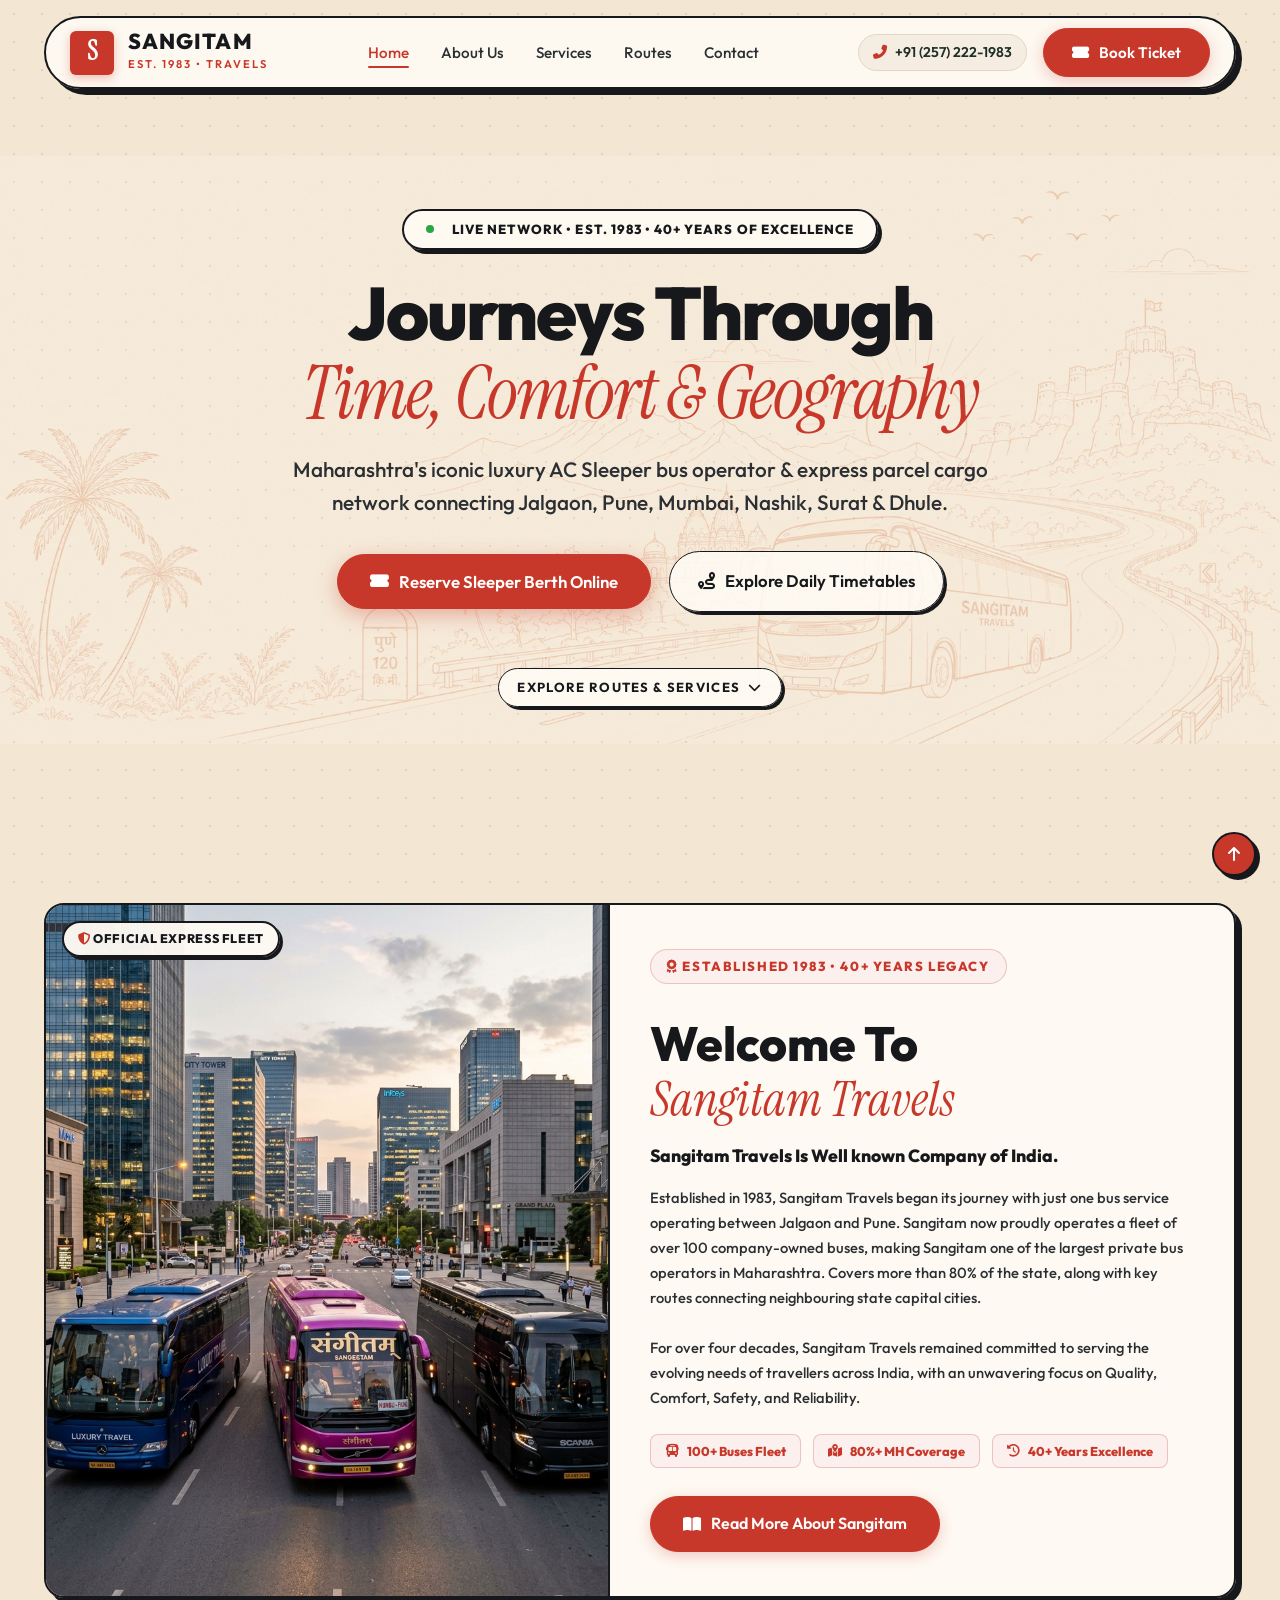
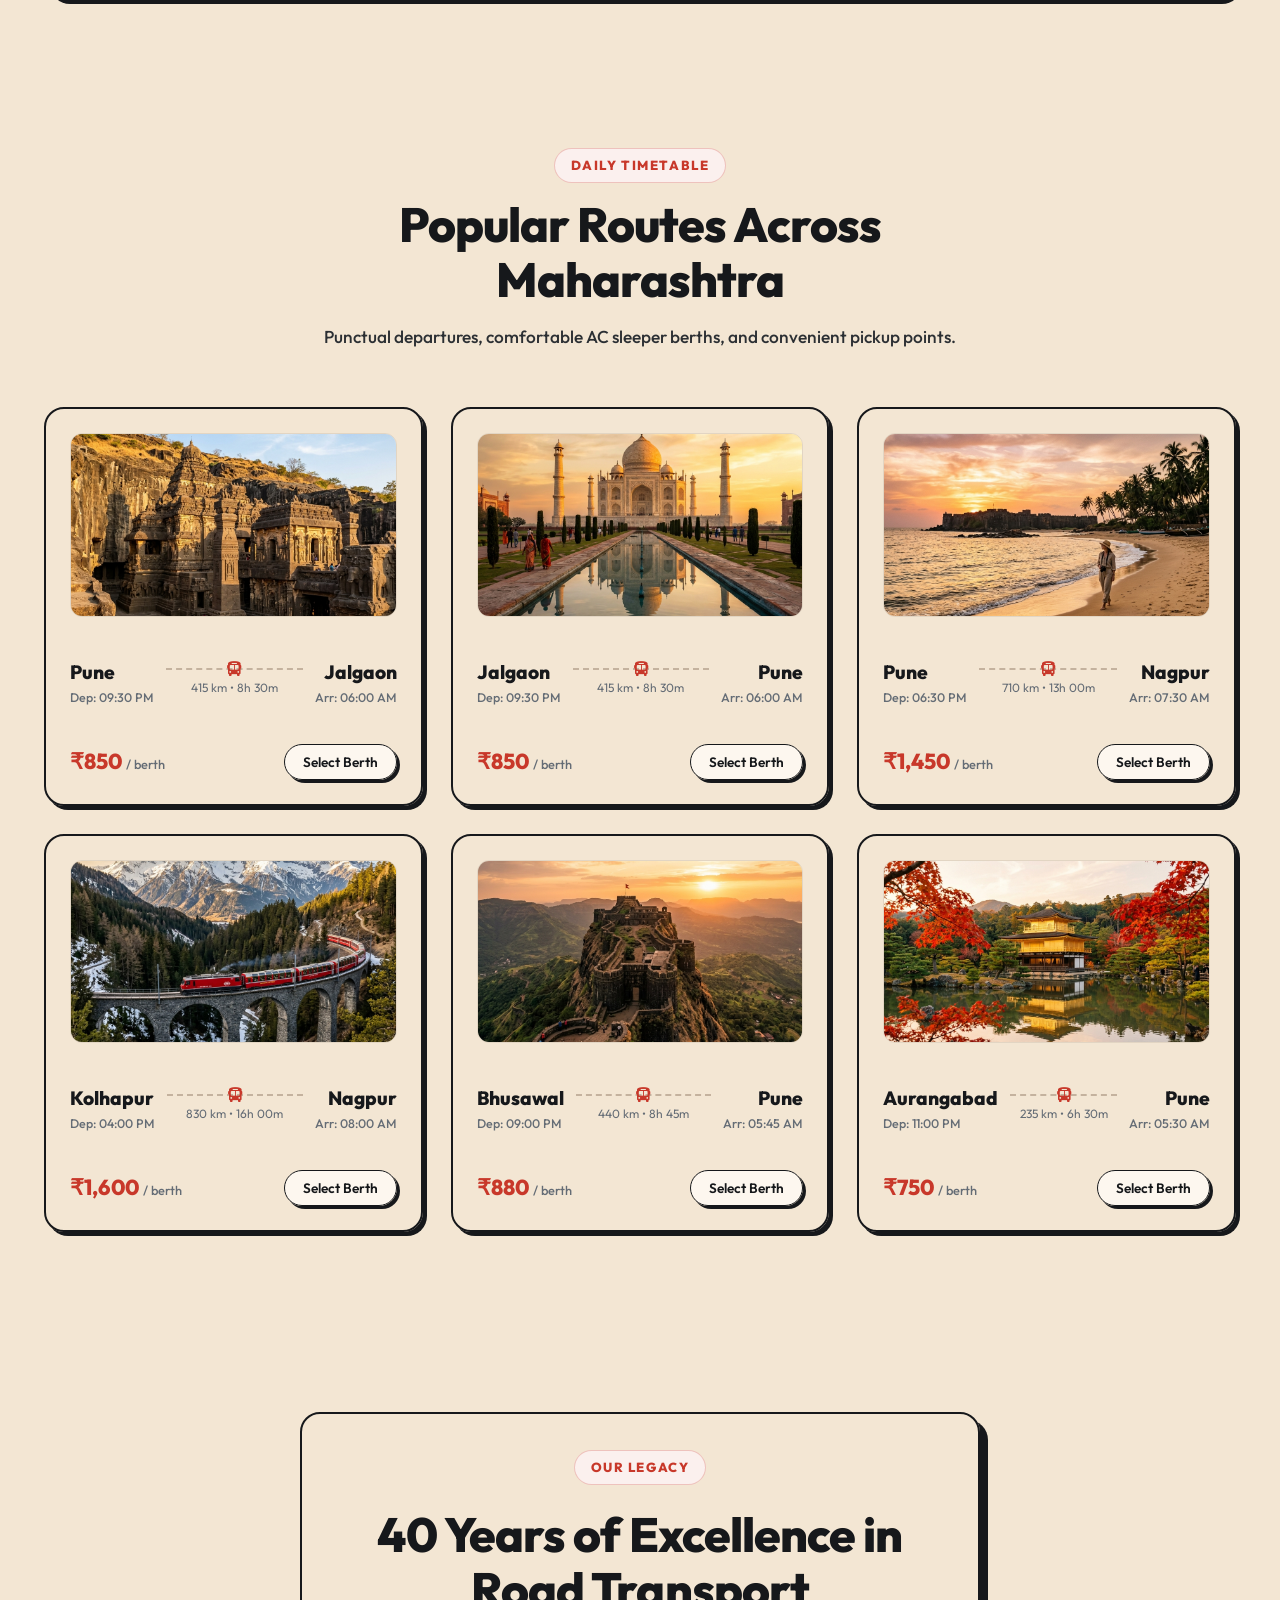
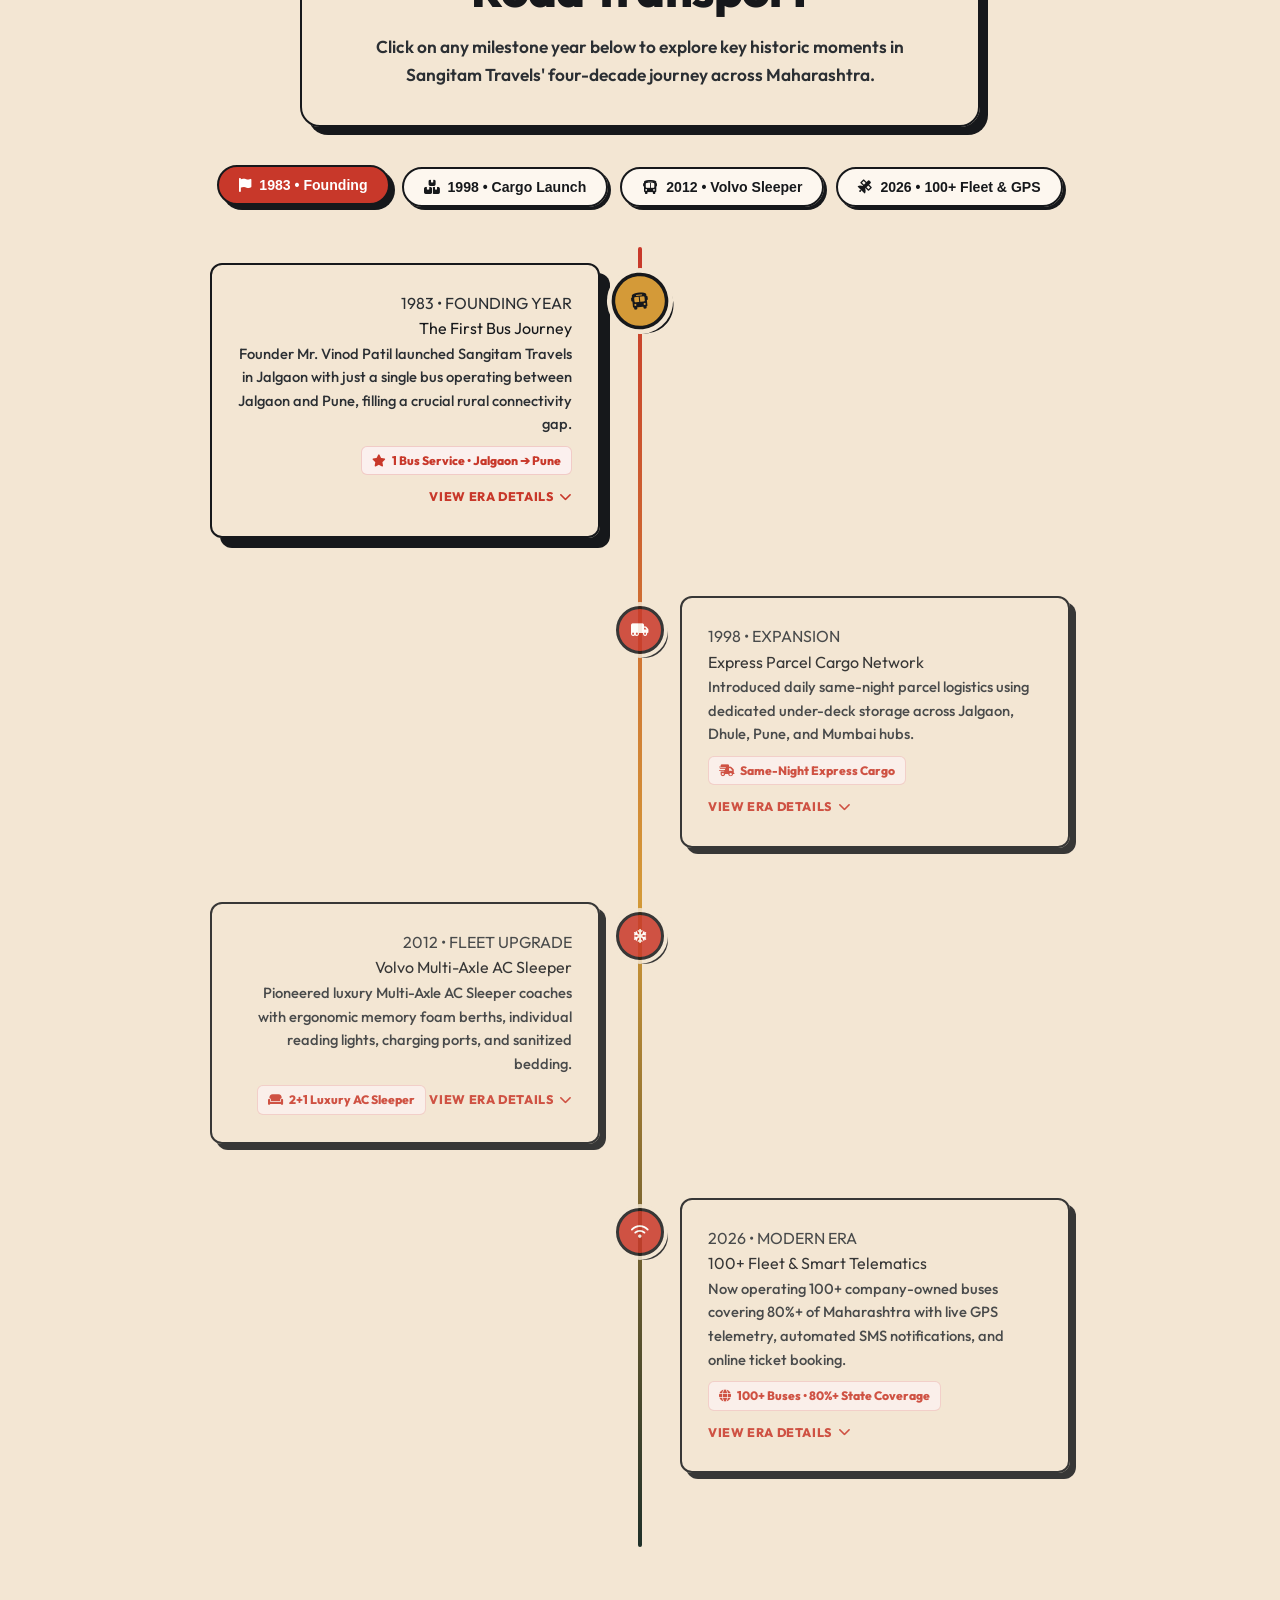
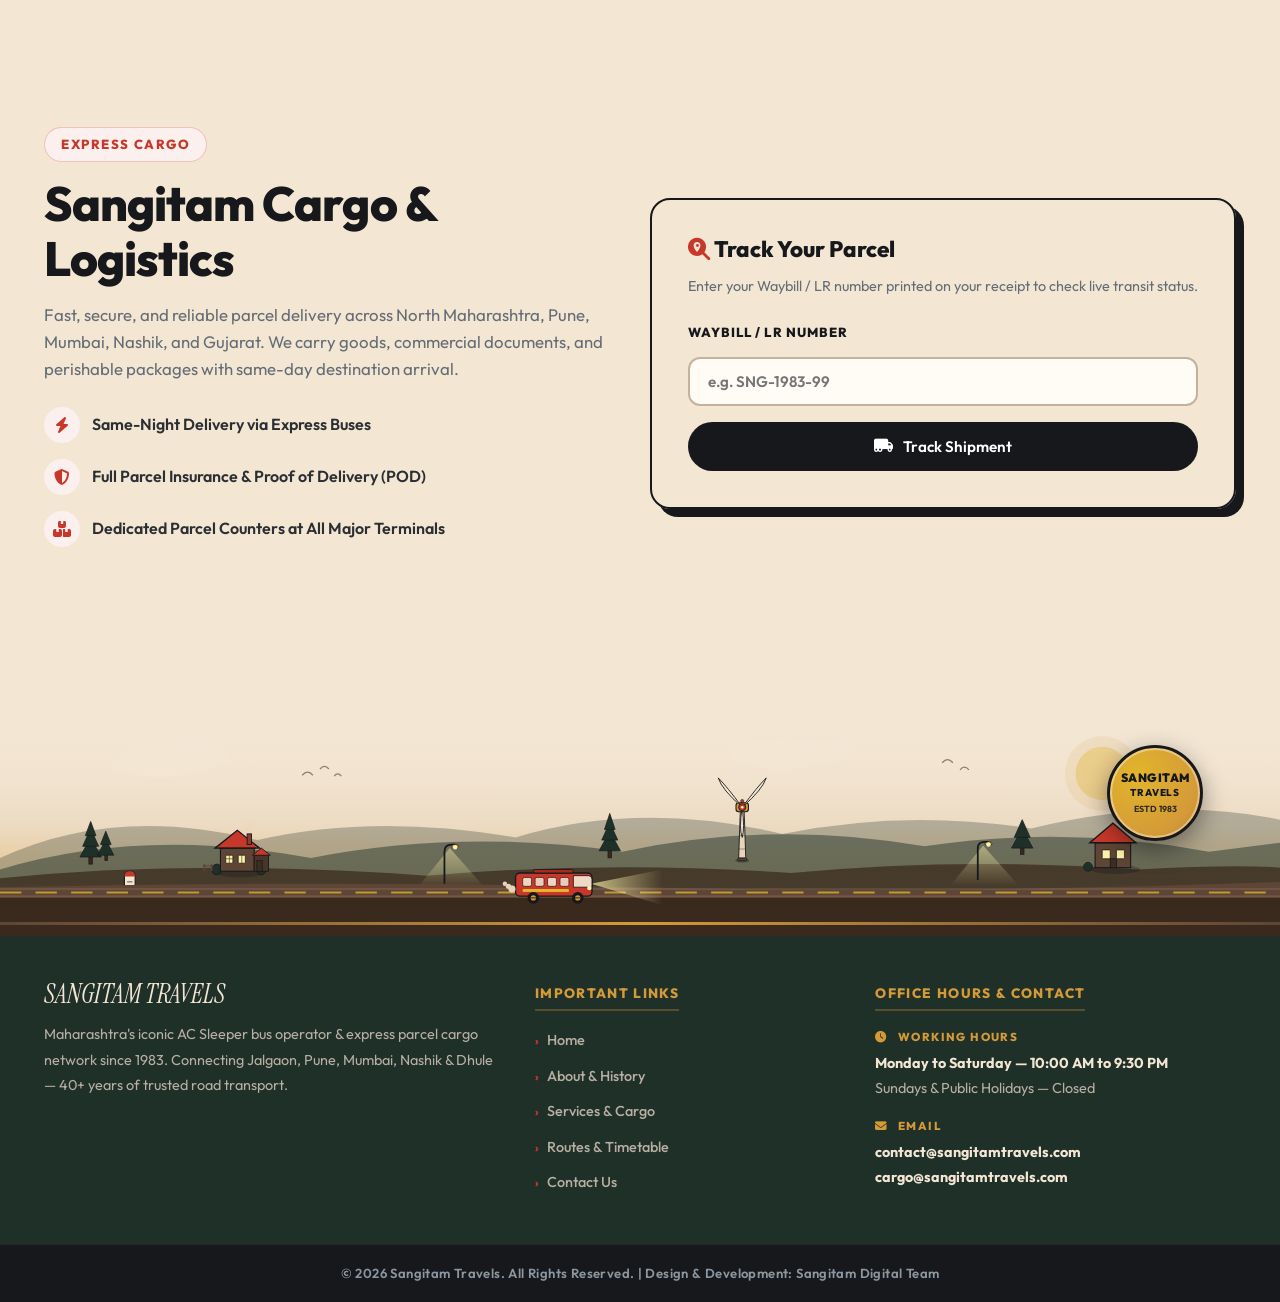
<file: index.html>
<!DOCTYPE html>
<html lang="en">
<head>
  <meta charset="UTF-8">
  <meta name="viewport" content="width=device-width, initial-scale=1.0">
  <title>Sangitam Travels | Premier AC Sleeper Bus & Express Logistics Since 1983</title>
  <meta name="description" content="Sangitam Travels - Founded in 1983 by Mr. Vinod Patil. Maharashtra's trusted luxury AC Sleeper bus operator with daily express routes & cargo parcel services.">
  
  <!-- CSS Stylesheet -->
  <link rel="stylesheet" href="css/styles.css">
  
  <!-- FontAwesome Icons -->
  <link rel="stylesheet" href="https://cdnjs.cloudflare.com/ajax/libs/font-awesome/6.5.1/css/all.min.css">
</head>
<body>

  <!-- UNIQUE FLOATING GLASSMORPHISM CAPSULE NAVIGATION BAR -->
  <header class="site-header">
    <div class="nav-inner">
      
      <a href="index.html" class="brand-link">
        <div class="brand-logo-mark">S</div>
        <div>
          <div class="brand-text-name">SANGITAM</div>
          <div class="brand-text-sub">EST. 1983 • TRAVELS</div>
        </div>
      </a>

      <button id="mobileMenuToggle" class="mobile-toggle" aria-label="Toggle navigation menu">
        <i class="fas fa-bars"></i>
      </button>

      <ul id="mainNavMenu" class="nav-links">
        <li><a href="index.html" class="nav-link active">Home</a></li>
        <li><a href="about.html" class="nav-link">About Us</a></li>
        <li><a href="services.html" class="nav-link">Services</a></li>
        <li><a href="routes.html" class="nav-link">Routes</a></li>
        <li><a href="contact.html" class="nav-link">Contact</a></li>
      </ul>

      <div style="display: flex; align-items: center; gap: 16px;">
        <div class="nav-contact-pill">
          <i class="fas fa-phone-alt" style="color: var(--clr-primary);"></i> +91 (257) 222-1983
        </div>
        <button class="btn btn-primary btn-trigger-modal" data-route="Jalgaon → Pune">
          <i class="fas fa-ticket-alt"></i> Book Ticket
        </button>
      </div>

    </div>
  </header>

  <!-- CREATIVE EDITORIAL FULL-VIEWPORT HERO STAGE -->
  <section class="section" style="min-height: calc(100vh - 110px); display: flex; flex-direction: column; justify-content: center; align-items: center; text-align: center; padding: 20px 0 40px; position: relative;">
    <div class="container" style="display: flex; flex-direction: column; align-items: center; justify-content: center;">
      
      <!-- Live Status Pill & Heritage Badge -->
      <div style="display: inline-flex; align-items: center; gap: 12px; padding: 8px 22px; background: rgba(254, 250, 243, 0.96); backdrop-filter: blur(12px); border: 2px solid var(--clr-dark); border-radius: 99px; box-shadow: 4px 4px 0px var(--clr-dark); margin-bottom: 24px;">
        <span class="live-dot-pulse"></span>
        <span style="font-size: 0.82rem; font-weight: 800; color: var(--clr-dark); letter-spacing: 0.08em; text-transform: uppercase;">
          LIVE NETWORK • EST. 1983 • 40+ YEARS OF EXCELLENCE
        </span>
      </div>

      <!-- Main Editorial Master Headline -->
      <h1 style="font-size: clamp(2.8rem, 5.8vw, 5rem); font-weight: 800; color: #16181B; line-height: 1.05; letter-spacing: -0.03em; max-width: 1040px; margin: 0 auto 20px;">
        Journeys Through <br>
        <span class="font-serif highlight-crimson" style="font-style: italic;">Time, Comfort & Geography</span>
      </h1>

      <p style="font-size: clamp(1.1rem, 1.8vw, 1.3rem); color: #2B2F33; font-weight: 500; max-width: 760px; margin: 0 auto 32px; line-height: 1.6;">
        Maharashtra's iconic luxury AC Sleeper bus operator & express parcel cargo network connecting Jalgaon, Pune, Mumbai, Nashik, Surat & Dhule.
      </p>

      <!-- Primary Action Buttons -->
      <div style="display: flex; align-items: center; justify-content: center; gap: 18px; flex-wrap: wrap; margin-bottom: 24px;">
        <button class="btn btn-primary btn-trigger-modal" data-route="Jalgaon → Pune" style="padding: 16px 32px; font-size: 1.05rem; box-shadow: 0 6px 20px rgba(200, 56, 42, 0.35);">
          <i class="fas fa-ticket-alt"></i> Reserve Sleeper Berth Online
        </button>
        <a href="routes.html" class="btn btn-secondary" style="padding: 16px 28px; font-size: 1.05rem;">
          <i class="fas fa-route"></i> Explore Daily Timetables
        </a>
      </div>

      <!-- Animated Bouncing Scroll Indicator -->
      <a href="#popularRoutes" class="scroll-indicator">
        Explore Routes & Services <i class="fas fa-chevron-down"></i>
      </a>

    </div>
  </section>

  <!-- FEATURED WELCOME TO SANGITAM TRAVELS SECTION (UNIFIED SINGLE CARD LAYOUT) -->
  <section id="welcomeSangitam" class="section" style="padding-top: 40px; padding-bottom: 60px;">
    <div class="container">
      <div class="welcome-unified-card">
        
        <!-- Left Column: Integrated Bus Fleet Image with Badge -->
        <div class="welcome-single-img">
          <div class="welcome-img-badge">
            <i class="fas fa-shield-alt" style="color: var(--clr-primary);"></i> Official Express Fleet
          </div>
          <img src="images/welcome_buses.png" alt="Sangitam Travels Luxury AC Sleeper Bus Fleet" loading="lazy">
        </div>

        <!-- Right Column: Integrated Content Column -->
        <div class="welcome-single-content">
          
          <div style="margin-bottom: 8px;">
            <span class="section-tag" style="background: var(--clr-primary-light); color: var(--clr-primary); border: 1px solid rgba(200, 56, 42, 0.25);">
              <i class="fas fa-award"></i> Established 1983 • 40+ Years Legacy
            </span>
          </div>

          <h2 class="welcome-heading">
            Welcome To <br>
            <span class="font-serif highlight-crimson" style="font-style: italic;">Sangitam Travels</span>
          </h2>
          
          <h3 class="welcome-sub-heading">Sangitam Travels Is Well known Company of India.</h3>

          <p class="welcome-body-text">
            Established in 1983, Sangitam Travels began its journey with just one bus service operating between Jalgaon and Pune. Sangitam now proudly operates a fleet of over 100 company-owned buses, making Sangitam one of the largest private bus operators in Maharashtra. Covers more than 80% of the state, along with key routes connecting neighbouring state capital cities.<br><br>
            For over four decades, Sangitam Travels remained committed to serving the evolving needs of travellers across India, with an unwavering focus on Quality, Comfort, Safety, and Reliability.
          </p>

          <!-- Key Metrics Ribbon -->
          <div class="welcome-stats-ribbon">
            <div class="welcome-stat-pill">
              <i class="fas fa-bus"></i> 100+ Buses Fleet
            </div>
            <div class="welcome-stat-pill">
              <i class="fas fa-map-marked-alt"></i> 80%+ MH Coverage
            </div>
            <div class="welcome-stat-pill">
              <i class="fas fa-history"></i> 40+ Years Excellence
            </div>
          </div>

          <div>
            <a href="about.html" class="btn btn-primary" style="padding: 14px 32px; font-size: 1rem; align-self: flex-start;">
              <i class="fas fa-book-open"></i> Read More About Sangitam
            </a>
          </div>

        </div>

      </div>
    </div>
  </section>

  <!-- POPULAR ROUTES SECTION -->
  <section id="popularRoutes" class="section">
    <div class="container">
      <div class="section-header">
        <span class="section-tag">Daily Timetable</span>
        <h2 class="section-title">Popular Routes Across Maharashtra</h2>
        <p class="section-lead">Punctual departures, comfortable AC sleeper berths, and convenient pickup points.</p>
      </div>

      <div class="card-grid-3">
        
        <!-- Route Card 1 -->
        <div class="route-card">
          <div class="card-img-container">
            <img src="images/dest_ajanta.png" alt="Pune to Jalgaon Bus Service" loading="lazy">
            <div class="card-img-badge">Daily Express</div>
          </div>
          <div class="route-cities">
            <div>
              <div class="city-node">Pune</div>
              <div class="city-sub">Dep: 09:30 PM</div>
            </div>
            <div class="route-path-line">
              <div class="path-dashed">
                <div class="path-bus-icon"><i class="fas fa-bus"></i></div>
              </div>
              <span style="font-size: 0.75rem; color: var(--clr-muted); margin-top: 4px;">415 km • 8h 30m</span>
            </div>
            <div style="text-align: right;">
              <div class="city-node">Jalgaon</div>
              <div class="city-sub">Arr: 06:00 AM</div>
            </div>
          </div>
          <div class="route-meta-row">
            <div class="route-fare">₹850 <span>/ berth</span></div>
            <button class="btn btn-secondary btn-sm btn-trigger-modal" data-route="Pune → Jalgaon">Select Berth</button>
          </div>
        </div>

        <!-- Route Card 2 -->
        <div class="route-card">
          <div class="card-img-container">
            <img src="images/dest_india.png" alt="Jalgaon to Pune Bus Service" loading="lazy">
            <div class="card-img-badge">Volvo AC Sleeper</div>
          </div>
          <div class="route-cities">
            <div>
              <div class="city-node">Jalgaon</div>
              <div class="city-sub">Dep: 09:30 PM</div>
            </div>
            <div class="route-path-line">
              <div class="path-dashed">
                <div class="path-bus-icon"><i class="fas fa-bus"></i></div>
              </div>
              <span style="font-size: 0.75rem; color: var(--clr-muted); margin-top: 4px;">415 km • 8h 30m</span>
            </div>
            <div style="text-align: right;">
              <div class="city-node">Pune</div>
              <div class="city-sub">Arr: 06:00 AM</div>
            </div>
          </div>
          <div class="route-meta-row">
            <div class="route-fare">₹850 <span>/ berth</span></div>
            <button class="btn btn-secondary btn-sm btn-trigger-modal" data-route="Jalgaon → Pune">Select Berth</button>
          </div>
        </div>

        <!-- Route Card 3 -->
        <div class="route-card">
          <div class="card-img-container">
            <img src="images/dest_konkan.png" alt="Pune to Nagpur Bus Service" loading="lazy">
            <div class="card-img-badge">Scania Executive</div>
          </div>
          <div class="route-cities">
            <div>
              <div class="city-node">Pune</div>
              <div class="city-sub">Dep: 06:30 PM</div>
            </div>
            <div class="route-path-line">
              <div class="path-dashed">
                <div class="path-bus-icon"><i class="fas fa-bus"></i></div>
              </div>
              <span style="font-size: 0.75rem; color: var(--clr-muted); margin-top: 4px;">710 km • 13h 00m</span>
            </div>
            <div style="text-align: right;">
              <div class="city-node">Nagpur</div>
              <div class="city-sub">Arr: 07:30 AM</div>
            </div>
          </div>
          <div class="route-meta-row">
            <div class="route-fare">₹1,450 <span>/ berth</span></div>
            <button class="btn btn-secondary btn-sm btn-trigger-modal" data-route="Pune → Nagpur">Select Berth</button>
          </div>
        </div>

        <!-- Route Card 4 -->
        <div class="route-card">
          <div class="card-img-container">
            <img src="images/dest_swiss.png" alt="Kolhapur to Nagpur Bus Service" loading="lazy">
            <div class="card-img-badge">Scania Executive</div>
          </div>
          <div class="route-cities">
            <div>
              <div class="city-node">Kolhapur</div>
              <div class="city-sub">Dep: 04:00 PM</div>
            </div>
            <div class="route-path-line">
              <div class="path-dashed">
                <div class="path-bus-icon"><i class="fas fa-bus"></i></div>
              </div>
              <span style="font-size: 0.75rem; color: var(--clr-muted); margin-top: 4px;">830 km • 16h 00m</span>
            </div>
            <div style="text-align: right;">
              <div class="city-node">Nagpur</div>
              <div class="city-sub">Arr: 08:00 AM</div>
            </div>
          </div>
          <div class="route-meta-row">
            <div class="route-fare">₹1,600 <span>/ berth</span></div>
            <button class="btn btn-secondary btn-sm btn-trigger-modal" data-route="Kolhapur → Nagpur">Select Berth</button>
          </div>
        </div>

        <!-- Route Card 5 -->
        <div class="route-card">
          <div class="card-img-container">
            <img src="images/dest_raigad.png" alt="Bhusawal to Pune Bus Service" loading="lazy">
            <div class="card-img-badge">Multi-Axle</div>
          </div>
          <div class="route-cities">
            <div>
              <div class="city-node">Bhusawal</div>
              <div class="city-sub">Dep: 09:00 PM</div>
            </div>
            <div class="route-path-line">
              <div class="path-dashed">
                <div class="path-bus-icon"><i class="fas fa-bus"></i></div>
              </div>
              <span style="font-size: 0.75rem; color: var(--clr-muted); margin-top: 4px;">440 km • 8h 45m</span>
            </div>
            <div style="text-align: right;">
              <div class="city-node">Pune</div>
              <div class="city-sub">Arr: 05:45 AM</div>
            </div>
          </div>
          <div class="route-meta-row">
            <div class="route-fare">₹880 <span>/ berth</span></div>
            <button class="btn btn-secondary btn-sm btn-trigger-modal" data-route="Bhusawal → Pune">Select Berth</button>
          </div>
        </div>

        <!-- Route Card 6 -->
        <div class="route-card">
          <div class="card-img-container">
            <img src="images/dest_japan.png" alt="Aurangabad to Pune Bus Service" loading="lazy">
            <div class="card-img-badge">Executive Sleeper</div>
          </div>
          <div class="route-cities">
            <div>
              <div class="city-node">Aurangabad</div>
              <div class="city-sub">Dep: 11:00 PM</div>
            </div>
            <div class="route-path-line">
              <div class="path-dashed">
                <div class="path-bus-icon"><i class="fas fa-bus"></i></div>
              </div>
              <span style="font-size: 0.75rem; color: var(--clr-muted); margin-top: 4px;">235 km • 6h 30m</span>
            </div>
            <div style="text-align: right;">
              <div class="city-node">Pune</div>
              <div class="city-sub">Arr: 05:30 AM</div>
            </div>
          </div>
          <div class="route-meta-row">
            <div class="route-fare">₹750 <span>/ berth</span></div>
            <button class="btn btn-secondary btn-sm btn-trigger-modal" data-route="Aurangabad → Pune">Select Berth</button>
          </div>
        </div>

      </div>
    </div>
  </section>

  <!-- AUTHENTIC & INTERACTIVE HERITAGE TIMELINE -->
  <section id="heritageTimeline" class="section" style="position: relative;">
    <div class="container">
      
      <div class="section-header" style="background: transparent; border: 2px solid var(--clr-dark); border-radius: var(--radius-lg); padding: 36px 40px; box-shadow: 8px 8px 0px var(--clr-dark); margin-bottom: 40px;">
        <span class="section-tag">Our Legacy</span>
        <h2 class="section-title" style="color: #16181B; margin-top: 8px;">40 Years of Excellence in Road Transport</h2>
        <p class="section-lead" style="color: #2B2F33; font-weight: 600; max-width: 640px; margin: 0 auto;">Click on any milestone year below to explore key historic moments in Sangitam Travels' four-decade journey across Maharashtra.</p>
      </div>

      <!-- Interactive Year Navigation Bar -->
      <div class="timeline-year-nav">
        <button class="timeline-nav-pill active" data-target="1983">
          <i class="fas fa-flag"></i> 1983 • Founding
        </button>
        <button class="timeline-nav-pill" data-target="1998">
          <i class="fas fa-boxes"></i> 1998 • Cargo Launch
        </button>
        <button class="timeline-nav-pill" data-target="2012">
          <i class="fas fa-bus"></i> 2012 • Volvo Sleeper
        </button>
        <button class="timeline-nav-pill" data-target="2026">
          <i class="fas fa-satellite"></i> 2026 • 100+ Fleet & GPS
        </button>
      </div>

      <!-- Interactive Timeline Container -->
      <div class="timeline-container">
        
        <!-- Milestone 1983 -->
        <div class="timeline-item left active-highlight" id="timeline-1983" data-year="1983">
          <div class="timeline-badge"><i class="fas fa-bus"></i></div>
          <div class="timeline-card">
            <div class="timeline-year">1983 • FOUNDING YEAR</div>
            <div class="timeline-title" style="color: #16181B;">The First Bus Journey</div>
            <p style="font-size: 0.92rem; color: #2B2F33; font-weight: 500;">Founder Mr. Vinod Patil launched Sangitam Travels in Jalgaon with just a single bus operating between Jalgaon and Pune, filling a crucial rural connectivity gap.</p>
            <div class="timeline-stat-chip"><i class="fas fa-star"></i> 1 Bus Service • Jalgaon ➔ Pune</div>
            <div class="timeline-expand-btn">View Era Details <i class="fas fa-chevron-down"></i></div>
            <div class="timeline-detail-drawer">
              What started as a modest music house ("Sangitam") soon grew into Maharashtra's lifeline for students, working professionals, and families seeking reliable intercity transport.
            </div>
          </div>
        </div>

        <!-- Milestone 1998 -->
        <div class="timeline-item right" id="timeline-1998" data-year="1998">
          <div class="timeline-badge"><i class="fas fa-truck-moving"></i></div>
          <div class="timeline-card">
            <div class="timeline-year">1998 • EXPANSION</div>
            <div class="timeline-title" style="color: #16181B;">Express Parcel Cargo Network</div>
            <p style="font-size: 0.92rem; color: #2B2F33; font-weight: 500;">Introduced daily same-night parcel logistics using dedicated under-deck storage across Jalgaon, Dhule, Pune, and Mumbai hubs.</p>
            <div class="timeline-stat-chip"><i class="fas fa-shipping-fast"></i> Same-Night Express Cargo</div>
            <div class="timeline-expand-btn">View Era Details <i class="fas fa-chevron-down"></i></div>
            <div class="timeline-detail-drawer">
              Sangitam Express Logistics became North Maharashtra's most trusted express parcel carrier, helping traders, businesses, and individuals ship goods with guaranteed next-morning arrival.
            </div>
          </div>
        </div>

        <!-- Milestone 2012 -->
        <div class="timeline-item left" id="timeline-2012" data-year="2012">
          <div class="timeline-badge"><i class="fas fa-snowflake"></i></div>
          <div class="timeline-card">
            <div class="timeline-year">2012 • FLEET UPGRADE</div>
            <div class="timeline-title" style="color: #16181B;">Volvo Multi-Axle AC Sleeper</div>
            <p style="font-size: 0.92rem; color: #2B2F33; font-weight: 500;">Pioneered luxury Multi-Axle AC Sleeper coaches with ergonomic memory foam berths, individual reading lights, charging ports, and sanitized bedding.</p>
            <div class="timeline-stat-chip"><i class="fas fa-couch"></i> 2+1 Luxury AC Sleeper</div>
            <div class="timeline-expand-btn">View Era Details <i class="fas fa-chevron-down"></i></div>
            <div class="timeline-detail-drawer">
              Set new benchmarks for luxury highway passenger transport across Maharashtra, introducing quiet air-suspension rides and hotel-grade sleeper comfort.
            </div>
          </div>
        </div>

        <!-- Milestone 2026 -->
        <div class="timeline-item right" id="timeline-2026" data-year="2026">
          <div class="timeline-badge"><i class="fas fa-wifi"></i></div>
          <div class="timeline-card">
            <div class="timeline-year">2026 • MODERN ERA</div>
            <div class="timeline-title" style="color: #16181B;">100+ Fleet & Smart Telematics</div>
            <p style="font-size: 0.92rem; color: #2B2F33; font-weight: 500;">Now operating 100+ company-owned buses covering 80%+ of Maharashtra with live GPS telemetry, automated SMS notifications, and online ticket booking.</p>
            <div class="timeline-stat-chip"><i class="fas fa-globe"></i> 100+ Buses • 80%+ State Coverage</div>
            <div class="timeline-expand-btn">View Era Details <i class="fas fa-chevron-down"></i></div>
            <div class="timeline-detail-drawer">
              Equipped with speed governors, dual-driver safety protocols, real-time bus tracking for passenger families, and centralized 24/7 customer support.
            </div>
          </div>
        </div>

      </div>
    </div>
  </section>

  <!-- EXPRESS LOGISTICS & PARCEL TRACKING SECTION -->
  <section class="section">
    <div class="container">
      <div class="card-grid-2" style="align-items: center;">
        
        <div>
          <span class="section-tag">Express Cargo</span>
          <h2 class="section-title">Sangitam Cargo & Logistics</h2>
          <p style="color: var(--clr-muted); font-size: 1.05rem; margin-bottom: 24px;">
            Fast, secure, and reliable parcel delivery across North Maharashtra, Pune, Mumbai, Nashik, and Gujarat. We carry goods, commercial documents, and perishable packages with same-day destination arrival.
          </p>

          <div style="display: flex; flex-direction: column; gap: 16px; margin-bottom: 32px;">
            <div style="display: flex; align-items: center; gap: 12px;">
              <div style="width: 36px; height: 36px; border-radius: 50%; background: var(--clr-primary-light); color: var(--clr-primary); display: flex; align-items: center; justify-content: center; font-weight: 700;"><i class="fas fa-bolt"></i></div>
              <div style="font-weight: 600;">Same-Night Delivery via Express Buses</div>
            </div>
            <div style="display: flex; align-items: center; gap: 12px;">
              <div style="width: 36px; height: 36px; border-radius: 50%; background: var(--clr-primary-light); color: var(--clr-primary); display: flex; align-items: center; justify-content: center; font-weight: 700;"><i class="fas fa-shield-alt"></i></div>
              <div style="font-weight: 600;">Full Parcel Insurance & Proof of Delivery (POD)</div>
            </div>
            <div style="display: flex; align-items: center; gap: 12px;">
              <div style="width: 36px; height: 36px; border-radius: 50%; background: var(--clr-primary-light); color: var(--clr-primary); display: flex; align-items: center; justify-content: center; font-weight: 700;"><i class="fas fa-boxes"></i></div>
              <div style="font-weight: 600;">Dedicated Parcel Counters at All Major Terminals</div>
            </div>
          </div>

        </div>

        <!-- Track Parcel Card -->
        <div style="background: transparent; border: 2px solid var(--clr-dark); border-radius: var(--radius-lg); padding: 36px; box-shadow: 8px 8px 0px var(--clr-dark);">
          <h3 style="font-size: 1.4rem; font-weight: 800; margin-bottom: 12px;"><i class="fas fa-search-location" style="color: var(--clr-primary);"></i> Track Your Parcel</h3>
          <p style="font-size: 0.9rem; color: var(--clr-muted); margin-bottom: 24px;">Enter your Waybill / LR number printed on your receipt to check live transit status.</p>
          
          <form id="parcelTrackingForm">
            <div class="form-group" style="margin-bottom: 16px;">
              <label for="trackingWaybillInput">Waybill / LR Number</label>
              <input type="text" id="trackingWaybillInput" class="form-control" placeholder="e.g. SNG-1983-99" required>
            </div>
            <button type="submit" class="btn btn-dark" style="width: 100%;">
              <i class="fas fa-truck-moving"></i> Track Shipment
            </button>
          </form>

          <div id="trackingResultBox" style="display: none;"></div>
        </div>

      </div>
    </div>
  </section>

  <!-- INTERACTIVE TICKET & SEAT SELECTION MODAL -->
  <div id="bookingModal" class="modal-overlay">
    <div class="modal-box">
      <div class="modal-header">
        <div>
          <h3 style="font-size: 1.4rem; font-weight: 800;" id="modalRouteTitle">Jalgaon → Pune</h3>
          <p style="font-size: 0.85rem; color: var(--clr-muted);">Volvo Multi-Axle 2+1 AC Sleeper Coach</p>
        </div>
        <button class="modal-close" aria-label="Close modal"><i class="fas fa-times"></i></button>
      </div>

      <div class="seat-legend">
        <div class="legend-item"><div class="legend-box legend-available"></div> Available</div>
        <div class="legend-item"><div class="legend-box legend-selected"></div> Selected</div>
        <div class="legend-item"><div class="legend-box legend-booked"></div> Booked</div>
      </div>

      <div class="seat-map-wrapper">
        <div class="deck-container">
          <div class="deck-title">Lower Deck Berths</div>
          <div class="seat-grid">
            <div class="seat-item" data-seat="L1">L1</div>
            <div class="seat-item" data-seat="L2">L2</div>
            <div class="seat-aisle"></div>
            <div class="seat-item booked" data-seat="L3">L3</div>
            <div class="seat-item" data-seat="L4">L4</div>
            <div class="seat-item" data-seat="L5">L5</div>
            <div class="seat-aisle"></div>
            <div class="seat-item" data-seat="L6">L6</div>
          </div>
        </div>

        <div class="deck-container">
          <div class="deck-title">Upper Deck Berths</div>
          <div class="seat-grid">
            <div class="seat-item" data-seat="U1">U1</div>
            <div class="seat-item" data-seat="U2">U2</div>
            <div class="seat-aisle"></div>
            <div class="seat-item" data-seat="U3">U3</div>
            <div class="seat-item booked" data-seat="U4">U4</div>
            <div class="seat-item" data-seat="U5">U5</div>
            <div class="seat-aisle"></div>
            <div class="seat-item booked" data-seat="U9">U9</div>
          </div>
        </div>
      </div>

      <div style="background: var(--bg-surface-alt); padding: 20px; border-radius: var(--radius-md); display: flex; align-items: center; justify-content: space-between; flex-wrap: wrap; gap: 16px;">
        <div>
          <div style="font-size: 0.85rem; color: var(--clr-muted);">Selected Berths: <strong id="selectedSeatsDisplay" style="color: var(--clr-dark);">None</strong></div>
          <div style="font-size: 1.3rem; font-weight: 800; color: var(--clr-primary);" id="totalPriceDisplay">₹0</div>
        </div>
        <button id="btnConfirmBooking" class="btn btn-primary">
          <i class="fas fa-check-circle"></i> Confirm Ticket Booking
        </button>
      </div>

    </div>
  </div>

  <!-- ══════ ILLUSTRATED LANDSCAPE SCENE FOOTER ══════ -->
  <div class="footer-scene">

    <!-- Richly Detailed SVG Landscape — theme-matched craft paper palette -->
    <svg class="scene-illustration" viewBox="0 0 1440 220" xmlns="http://www.w3.org/2000/svg" preserveAspectRatio="none">
      <defs>
        <linearGradient id="skyGrad" x1="0" y1="0" x2="0" y2="1">
          <stop offset="0%" stop-color="#F3E6D3" stop-opacity="0"/>
          <stop offset="50%" stop-color="#E8D4B8" stop-opacity="0.65"/>
          <stop offset="85%" stop-color="#D49A38" stop-opacity="0.35"/>
          <stop offset="100%" stop-color="#C8382A" stop-opacity="0.15"/>
        </linearGradient>

        <linearGradient id="headlightBeam" x1="0" y1="0" x2="1" y2="0">
          <stop offset="0%" stop-color="#FFF2A8" stop-opacity="0.7"/>
          <stop offset="100%" stop-color="#FFF2A8" stop-opacity="0"/>
        </linearGradient>

        <linearGradient id="lampGlowGrad" x1="0" y1="0" x2="0" y2="1">
          <stop offset="0%" stop-color="#FFF2A8" stop-opacity="0.45"/>
          <stop offset="100%" stop-color="#FFF2A8" stop-opacity="0.02"/>
        </linearGradient>
      </defs>

      <!-- Sky Backdrop -->
      <rect width="1440" height="220" fill="url(#skyGrad)"/>

      <!-- Glowing Sun/Moon Disc -->
      <circle cx="1240" cy="50" r="30" fill="#E2B52B" opacity="0.35"/>
      <circle cx="1240" cy="50" r="42" fill="#D49A38" opacity="0.12"/>

      <!-- Floating Clouds -->
      <g fill="#F3E6D3" opacity="0.6">
        <ellipse cx="180" cy="38" rx="55" ry="16"/>
        <ellipse cx="220" cy="32" rx="38" ry="13"/>
        <ellipse cx="880" cy="28" rx="60" ry="17"/>
        <ellipse cx="925" cy="24" rx="38" ry="12"/>
        <ellipse cx="1320" cy="42" rx="48" ry="14"/>
      </g>

      <!-- Birds flocking in V-formation -->
      <g stroke="#3A2A1D" stroke-width="1.4" fill="none" opacity="0.55">
        <path d="M340,52 Q346,45 352,52"/>
        <path d="M360,45 Q365,39 370,45"/>
        <path d="M376,53 Q380,48 384,53"/>
        <path d="M1060,38 Q1066,31 1072,38"/>
        <path d="M1080,46 Q1085,40 1090,46"/>
      </g>

      <!-- Layer 1: Far Misty Background Hills -->
      <path d="M0,145 Q130,85 290,125 Q420,95 580,122 Q720,80 880,118 Q1020,90 1160,112 Q1310,75 1440,102 L1440,220 L0,220Z" fill="#1F3029" opacity="0.28"/>

      <!-- Layer 2: Midground Hills -->
      <path d="M0,158 Q160,110 350,145 Q520,112 700,138 Q870,102 1040,132 Q1200,108 1360,138 L1440,128 L1440,220 L0,220Z" fill="#1F3029" opacity="0.48"/>

      <!-- Engineered Wind Turbine (Grounded at X=835, Y=145) -->
      <g>
        <!-- Foundation Base Shadow -->
        <ellipse cx="835" cy="148" rx="8" ry="2.5" fill="#16181B" opacity="0.4"/>
        <!-- Concrete Base Pad -->
        <rect x="830" y="145" width="10" height="3" rx="1" fill="#5E4535" stroke="#16181B" stroke-width="0.8"/>
        
        <!-- Tapered Metallic White/Craft Tower Column -->
        <polygon points="831,145 833,88 837,88 839,145" fill="#E8D4B8" stroke="#16181B" stroke-width="1"/>
        <!-- Structural Ring Lines on Tower -->
        <line x1="832" y1="102" x2="838" y2="102" stroke="#16181B" stroke-width="0.7" opacity="0.6"/>
        <line x1="831.5" y1="120" x2="838.5" y2="120" stroke="#16181B" stroke-width="0.7" opacity="0.6"/>
        <line x1="831" y1="135" x2="839" y2="135" stroke="#16181B" stroke-width="0.7" opacity="0.6"/>
        
        <!-- Generator Nacelle Box -->
        <rect x="828" y="83" width="14" height="10" rx="3" fill="#D49A38" stroke="#16181B" stroke-width="1.2"/>
        <!-- Red Aviation Beacon Safety Light -->
        <circle cx="835" cy="81" r="1.8" fill="#C8382A" stroke="#16181B" stroke-width="0.6"/>
        
        <!-- 3 Aerodynamic Airfoil Blades (Centered at X=835, Y=88) -->
        <g class="windmill-blade-group">
          <!-- Blade 1 (Up-Left) -->
          <path d="M835,88 Q818,65 808,55 Q812,68 835,88 Z" fill="#F3E6D3" stroke="#16181B" stroke-width="1"/>
          <!-- Blade 2 (Up-Right) -->
          <path d="M835,88 Q852,65 862,55 Q858,68 835,88 Z" fill="#F3E6D3" stroke="#16181B" stroke-width="1"/>
          <!-- Blade 3 (Down) -->
          <path d="M835,88 Q838,112 835,122 Q831,112 835,88 Z" fill="#F3E6D3" stroke="#16181B" stroke-width="1"/>
        </g>
        
        <!-- Rotor Hub Nose Cone -->
        <circle cx="835" cy="88" r="4" fill="#C8382A" stroke="#16181B" stroke-width="1"/>
        <circle cx="835" cy="88" r="1.5" fill="#FFF2A8"/>
      </g>

      <!-- Multi-tiered Conifer (Pine) Tree Clusters on Mid Hills -->
      <!-- Left Cluster (X=90 - 130) -->
      <g fill="#1F3029" stroke="#16181B" stroke-width="0.8">
        <!-- Tree 1 -->
        <rect x="100" y="142" width="4" height="10" fill="#3A2A1D"/>
        <polygon points="90,144 102,122 114,144"/>
        <polygon points="93,132 102,112 111,132"/>
        <polygon points="96,120 102,104 108,120"/>
        
        <!-- Tree 2 -->
        <rect x="118" y="140" width="3" height="8" fill="#3A2A1D"/>
        <polygon points="110,142 119,124 128,142"/>
        <polygon points="113,130 119,115 125,130"/>
      </g>

      <!-- Center Cluster (X=660 - 710) -->
      <g fill="#1F3029" stroke="#16181B" stroke-width="0.8">
        <rect x="684" y="135" width="4" height="10" fill="#3A2A1D"/>
        <polygon points="674,137 686,115 698,137"/>
        <polygon points="677,125 686,105 695,125"/>
        <polygon points="680,113 686,95 692,113"/>
      </g>

      <!-- Right Cluster (X=1130 - 1170) -->
      <g fill="#1F3029" stroke="#16181B" stroke-width="0.8">
        <rect x="1148" y="132" width="4" height="9" fill="#3A2A1D"/>
        <polygon points="1138,134 1150,112 1162,134"/>
        <polygon points="1141,122 1150,102 1159,122"/>
      </g>

      <!-- Layer 3: Foreground Slope & Ground Contour -->
      <path d="M0,168 Q220,146 480,165 Q680,148 890,162 Q1080,144 1280,158 Q1390,152 1440,156 L1440,220 L0,220Z" fill="#3A2A1D" opacity="0.75"/>

      <!-- GROUNDED VILLAGE COTTAGE 1 (Left - X=250) -->
      <g>
        <!-- Ground Base Shadow & Shrubs -->
        <ellipse cx="270" cy="162" rx="26" ry="5" fill="#16181B" opacity="0.3"/>
        <circle cx="244" cy="158" r="6" fill="#1F3029" stroke="#16181B" stroke-width="0.8"/>
        <circle cx="294" cy="159" r="5" fill="#1F3029" stroke="#16181B" stroke-width="0.8"/>

        <!-- Main Cottage Structure -->
        <rect x="248" y="134" width="38" height="26" fill="#5E4535" stroke="#16181B" stroke-width="1.2"/>
        <!-- Side Porch Extension -->
        <rect x="286" y="142" width="16" height="18" fill="#4A3629" stroke="#16181B" stroke-width="1"/>
        <polygon points="284,142 294,134 304,142" fill="#C8382A" stroke="#16181B" stroke-width="1"/>

        <!-- Terracotta Roof Shingles with Overhang -->
        <polygon points="242,134 267,114 292,134" fill="#C8382A" stroke="#16181B" stroke-width="1.5"/>
        <line x1="246" y1="134" x2="288" y2="134" stroke="#16181B" stroke-width="1"/>

        <!-- Brick Chimney + Smoke -->
        <rect x="278" y="118" width="5" height="12" fill="#8C3B2F" stroke="#16181B" stroke-width="1"/>
        <circle cx="280" cy="112" r="3" fill="#E8D4B8" opacity="0.4"/>
        <circle cx="282" cy="106" r="4" fill="#E8D4B8" opacity="0.25"/>

        <!-- Illuminated Multi-Pane Windows & Door -->
        <rect x="254" y="142" width="8" height="9" fill="#FFF2A8" rx="1" stroke="#16181B" stroke-width="0.8"/>
        <line x1="258" y1="142" x2="258" y2="151" stroke="#16181B" stroke-width="0.6"/>
        <line x1="254" y1="146" x2="262" y2="146" stroke="#16181B" stroke-width="0.6"/>
        
        <rect x="268" y="142" width="8" height="9" fill="#FFF2A8" rx="1" stroke="#16181B" stroke-width="0.8"/>
        <line x1="272" y1="142" x2="272" y2="151" stroke="#16181B" stroke-width="0.6"/>

        <rect x="289" y="148" width="6" height="12" fill="#3D2E23" stroke="#16181B" stroke-width="0.8"/>
        
        <!-- Wooden Fence at Cottage Base -->
        <line x1="230" y1="160" x2="230" y2="152" stroke="#5E4535" stroke-width="1.8"/>
        <line x1="238" y1="160" x2="238" y2="152" stroke="#5E4535" stroke-width="1.8"/>
        <line x1="228" y1="154" x2="240" y2="154" stroke="#5E4535" stroke-width="1.2"/>
      </g>

      <!-- GROUNDED VILLAGE COTTAGE 2 (Right - X=1230) -->
      <g>
        <!-- Ground Base Shadow & Fence -->
        <ellipse cx="1255" cy="158" rx="28" ry="5" fill="#16181B" opacity="0.3"/>
        <circle cx="1224" cy="155" r="5" fill="#1F3029" stroke="#16181B" stroke-width="0.8"/>

        <!-- Cottage Body -->
        <rect x="1232" y="128" width="40" height="28" fill="#5E4535" stroke="#16181B" stroke-width="1.2"/>
        
        <!-- Slanted Clay Roof -->
        <polygon points="1226,128 1252,106 1278,128" fill="#C8382A" stroke="#16181B" stroke-width="1.5"/>
        
        <!-- Windows & Entrance Porch -->
        <rect x="1240" y="136" width="9" height="10" fill="#FFF2A8" rx="1" stroke="#16181B" stroke-width="0.8"/>
        <rect x="1256" y="136" width="9" height="10" fill="#FFF2A8" rx="1" stroke="#16181B" stroke-width="0.8"/>
        <rect x="1249" y="146" width="7" height="10" fill="#3D2E23" stroke="#16181B" stroke-width="0.8"/>
      </g>

      <!-- Curved Goose-Neck Highway Lamp Post (Left - X=500) -->
      <g>
        <!-- Smooth Light Cone onto Road -->
        <polygon points="506,134 545,178 470,178" fill="url(#lampGlowGrad)"/>
        <!-- Steel Pole -->
        <path d="M500,174 L500,138 Q500,130 508,130 L512,130" fill="none" stroke="#16181B" stroke-width="2"/>
        <!-- Lantern Fixture & Bulb -->
        <ellipse cx="512" cy="132" rx="4" ry="2" fill="#D49A38" stroke="#16181B" stroke-width="0.8"/>
        <circle cx="512" cy="133" r="2.5" fill="#FFF2A8"/>
      </g>

      <!-- Curved Goose-Neck Highway Lamp Post (Right - X=1100) -->
      <g>
        <polygon points="1106,131 1145,175 1070,175" fill="url(#lampGlowGrad)"/>
        <path d="M1100,170 L1100,134 Q1100,127 1108,127 L1112,127" fill="none" stroke="#16181B" stroke-width="2"/>
        <ellipse cx="1112" cy="129" rx="4" ry="2" fill="#D49A38" stroke="#16181B" stroke-width="0.8"/>
        <circle cx="1112" cy="130" r="2.5" fill="#FFF2A8"/>
      </g>

      <!-- Highway Milestone Stone (X=140) -->
      <g>
        <path d="M140,178 L140,166 Q140,160 146,160 Q152,160 152,166 L152,178 Z" fill="#F3E6D3" stroke="#16181B" stroke-width="1.2"/>
        <path d="M140,166 Q140,160 146,160 Q152,160 152,166 Z" fill="#C8382A"/>
        <line x1="143" y1="172" x2="149" y2="172" stroke="#16181B" stroke-width="0.8"/>
      </g>

      <!-- Asphalt Road Surface -->
      <path d="M0,178 Q360,170 720,178 T1440,172 L1440,220 L0,220Z" fill="#5E4535"/>
      <path d="M0,190 L1440,190 L1440,220 L0,220Z" fill="#3A2A1D"/>

      <!-- Road Shoulder Lines -->
      <line x1="0" y1="180" x2="1440" y2="180" stroke="#C4B29E" stroke-width="1" opacity="0.35"/>
      <line x1="0" y1="188" x2="1440" y2="188" stroke="#C4B29E" stroke-width="1" opacity="0.35"/>

      <!-- Dashed Yellow Center Divider -->
      <line x1="0" y1="184" x2="1440" y2="184" stroke="#E2B52B" stroke-width="2.2" stroke-dasharray="24,16" opacity="0.75"/>

      <!-- DYNAMICALLY ANIMATED DRIVING SANGITAM BUS GROUP -->
      <g class="animated-bus-group">
        <g class="bus-chassis">
          
          <!-- Headlight Glowing Cone -->
          <polygon points="665,174 745,158 745,198" fill="url(#headlightBeam)"/>

          <!-- Bus Body (Sangitam Crimson) -->
          <rect x="580" y="162" width="86" height="26" rx="5" fill="#C8382A" stroke="#16181B" stroke-width="1.5"/>
          
          <!-- Roof Air Conditioner Pod -->
          <rect x="600" y="158" width="45" height="4" rx="2" fill="#A52B1F" stroke="#16181B" stroke-width="1"/>
          
          <!-- Sleeper Windows -->
          <rect x="588" y="167" width="10" height="10" rx="2" fill="#F3E6D3" opacity="0.9" stroke="#16181B" stroke-width="0.8"/>
          <rect x="602" y="167" width="10" height="10" rx="2" fill="#F3E6D3" opacity="0.85" stroke="#16181B" stroke-width="0.8"/>
          <rect x="616" y="167" width="10" height="10" rx="2" fill="#F3E6D3" opacity="0.9" stroke="#16181B" stroke-width="0.8"/>
          <rect x="630" y="167" width="10" height="10" rx="2" fill="#F3E6D3" opacity="0.85" stroke="#16181B" stroke-width="0.8"/>
          
          <!-- Driver Front Windshield -->
          <path d="M645,165 L662,165 Q666,165 666,169 L666,178 L645,178 Z" fill="#F3E6D3" opacity="0.92" stroke="#16181B" stroke-width="1"/>
          
          <!-- Gold Sangitam Branding Stripe -->
          <rect x="588" y="180" width="52" height="3.5" rx="1" fill="#E2B52B"/>
          
          <!-- Headlight Lamp -->
          <circle cx="663" cy="179" r="2.5" fill="#FFF2A8"/>

          <!-- Animated Exhaust Smoke Particles -->
          <circle class="smoke-particle" cx="576" cy="180" r="4" fill="#E8D4B8"/>
          <circle class="smoke-particle-2" cx="572" cy="177" r="3" fill="#E8D4B8"/>
          <circle class="smoke-particle-3" cx="568" cy="174" r="2.5" fill="#E8D4B8"/>

          <!-- Front & Rear Wheels -->
          <g transform="translate(600, 190)">
            <circle cx="0" cy="0" r="6.5" fill="#16181B"/>
            <circle cx="0" cy="0" r="3" fill="#D49A38"/>
            <line class="wheel-spin" x1="-3" y1="0" x2="3" y2="0" stroke="#16181B" stroke-width="1"/>
          </g>

          <g transform="translate(650, 190)">
            <circle cx="0" cy="0" r="6.5" fill="#16181B"/>
            <circle cx="0" cy="0" r="3" fill="#D49A38"/>
            <line class="wheel-spin" x1="-3" y1="0" x2="3" y2="0" stroke="#16181B" stroke-width="1"/>
          </g>

        </g>
      </g>
    </svg>

    <!-- Thin earth-ground stripe -->
    <div class="footer-earth"></div>

    <!-- Floating heritage seal badge -->
    <a href="about.html" class="footer-seal">
      <span style="font-size:0.75rem; font-weight:900; line-height:1.1; letter-spacing:0.04em;">SANGITAM</span>
      <span style="font-size:0.62rem; font-weight:800; text-transform:uppercase; letter-spacing:0.08em; margin: 1px 0;">TRAVELS</span>
      <span style="font-size:0.55rem; font-weight:700; opacity:0.85;">ESTD 1983</span>
    </a>

    <!-- Teal content band -->
    <footer class="footer-body">
      <div class="container">
        <div class="footer-body-grid">

          <!-- Col 1: Brand -->
          <div>
            <h3>SANGITAM TRAVELS</h3>
            <p>Maharashtra's iconic AC Sleeper bus operator & express parcel cargo network since 1983. Connecting Jalgaon, Pune, Mumbai, Nashik & Dhule — 40+ years of trusted road transport.</p>
          </div>

          <!-- Col 2: Important Links -->
          <div>
            <h4>Important Links</h4>
            <ul class="footer-scene-links">
              <li><a href="index.html"><span class="link-arrow">›</span> Home</a></li>
              <li><a href="about.html"><span class="link-arrow">›</span> About & History</a></li>
              <li><a href="services.html"><span class="link-arrow">›</span> Services & Cargo</a></li>
              <li><a href="routes.html"><span class="link-arrow">›</span> Routes & Timetable</a></li>
              <li><a href="contact.html"><span class="link-arrow">›</span> Contact Us</a></li>
            </ul>
          </div>

          <!-- Col 3: Office Hours & Contact -->
          <div class="footer-contact-block">
            <h4>Office Hours & Contact</h4>
            <p>
              <span class="label"><i class="fas fa-clock"></i> Working Hours</span>
              <strong>Monday to Saturday — 10:00 AM to 9:30 PM</strong><br>
              Sundays & Public Holidays — Closed
            </p>
            <p>
              <span class="label"><i class="fas fa-envelope"></i> Email</span>
              <strong>contact@sangitamtravels.com</strong><br>
              <strong>cargo@sangitamtravels.com</strong>
            </p>
          </div>

        </div>
      </div>

      <!-- Copyright strip -->
      <div class="footer-copyright">
        © 2026 Sangitam Travels. All Rights Reserved. | Design & Development: Sangitam Digital Team
      </div>
    </footer>
  </div>

  <!-- Fixed scroll-to-top button -->
  <button class="scene-scroll-top" onclick="window.scrollTo({top:0,behavior:'smooth'})" aria-label="Scroll to top">
    <i class="fas fa-arrow-up"></i>
  </button>

  <!-- Main JavaScript File -->
  <script src="js/main.js"></script>
</body>
</html>
</file>
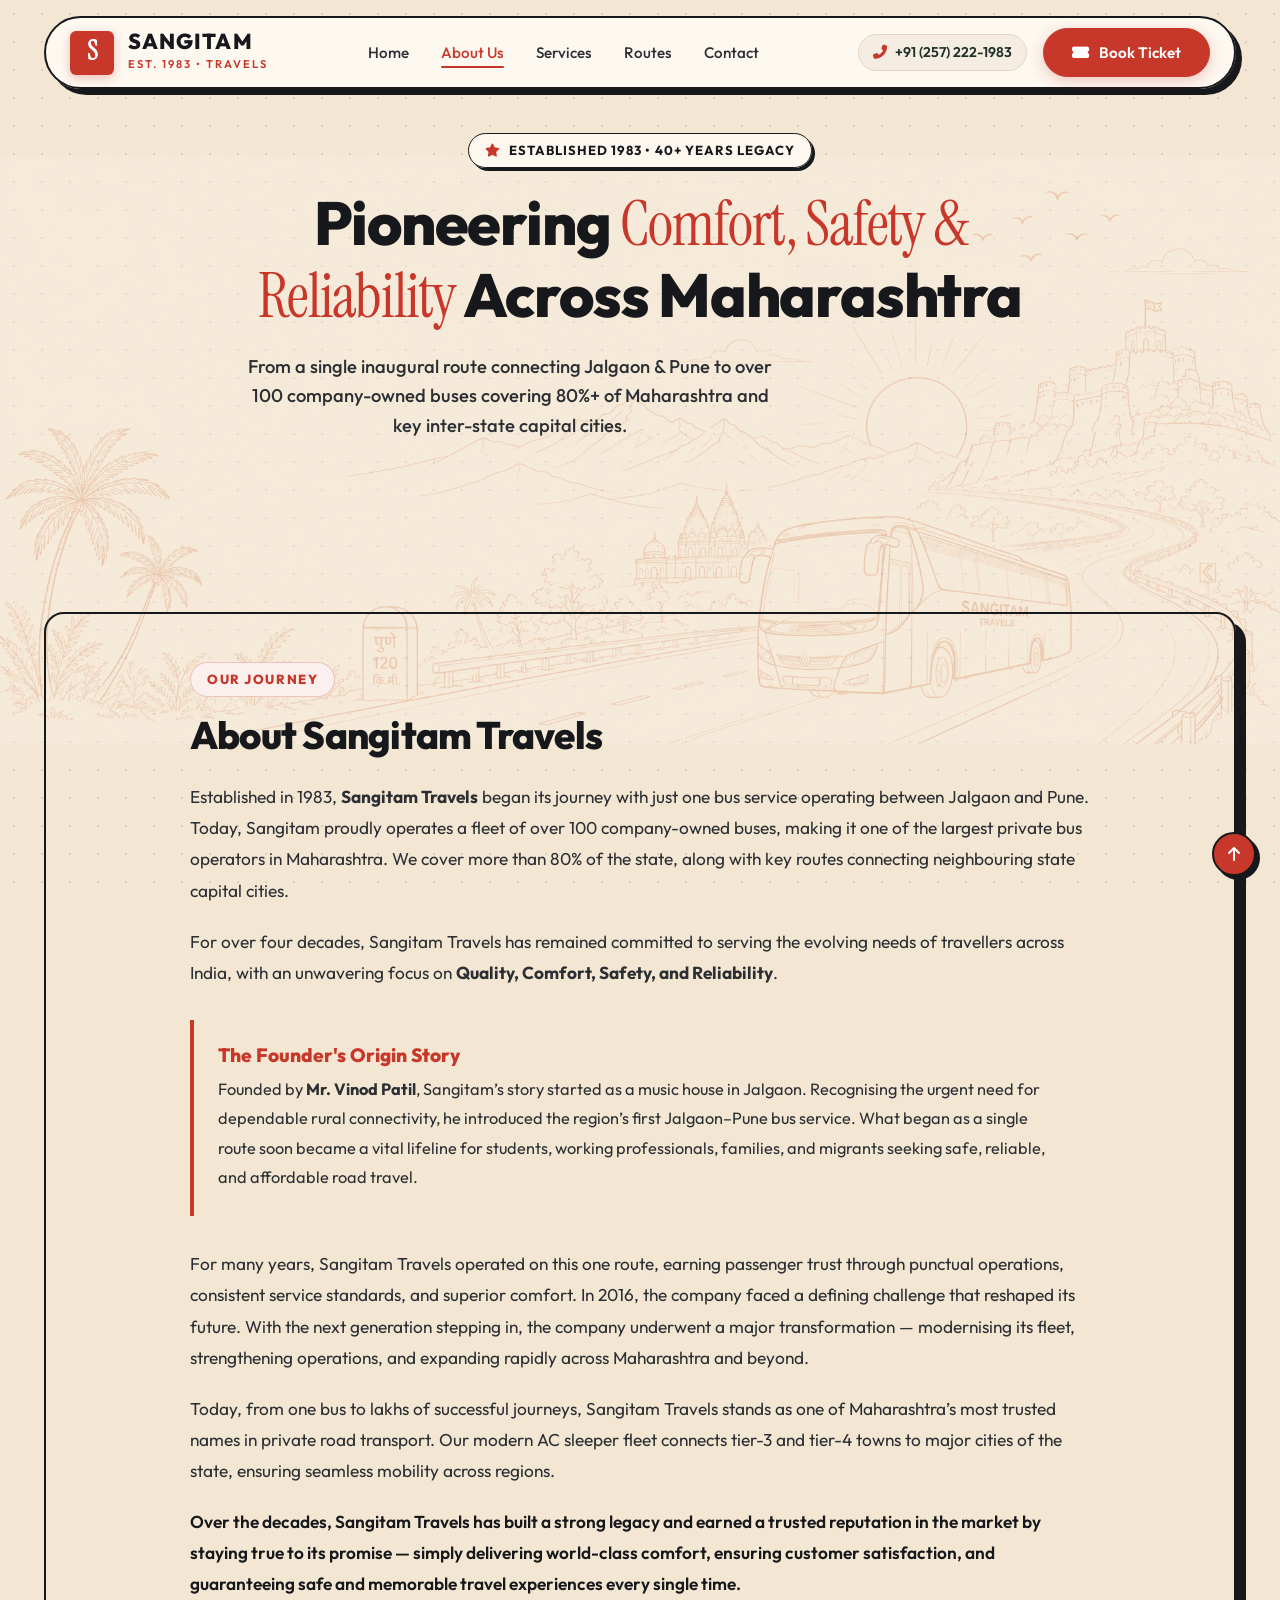
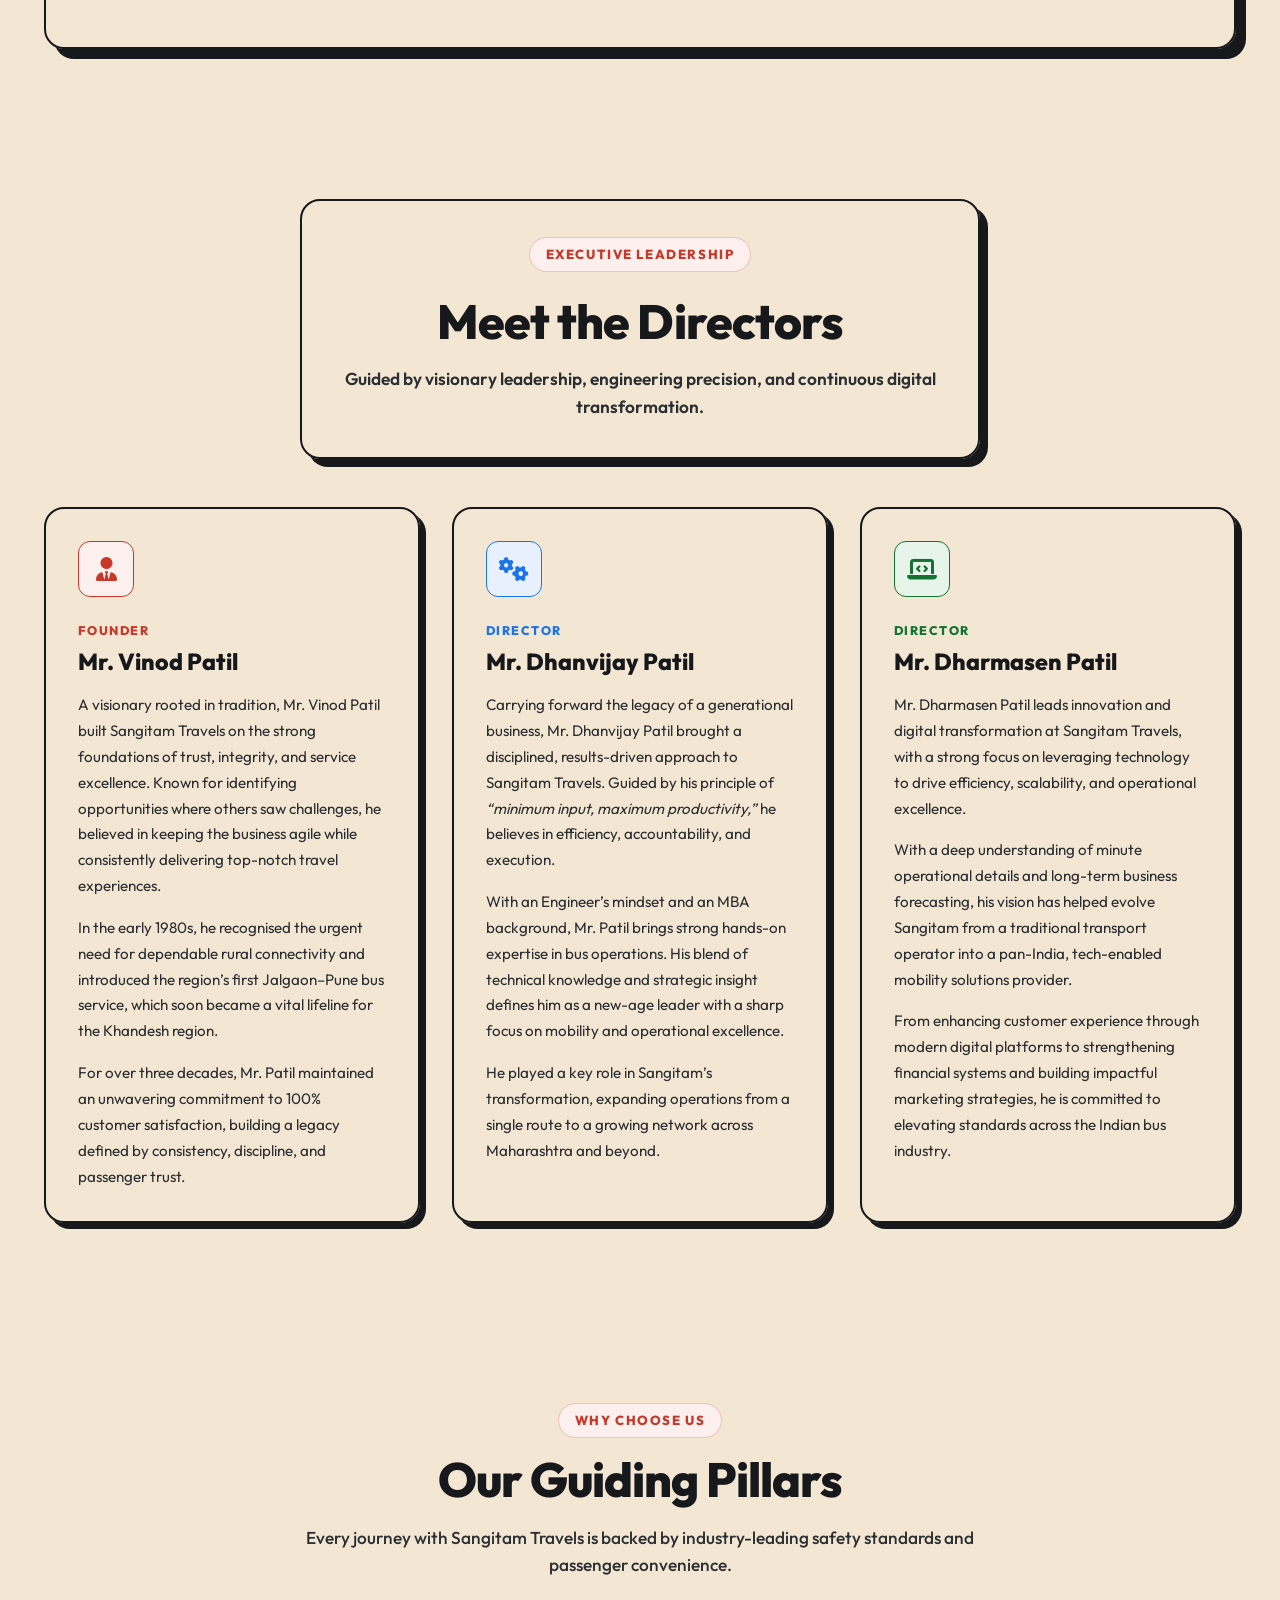
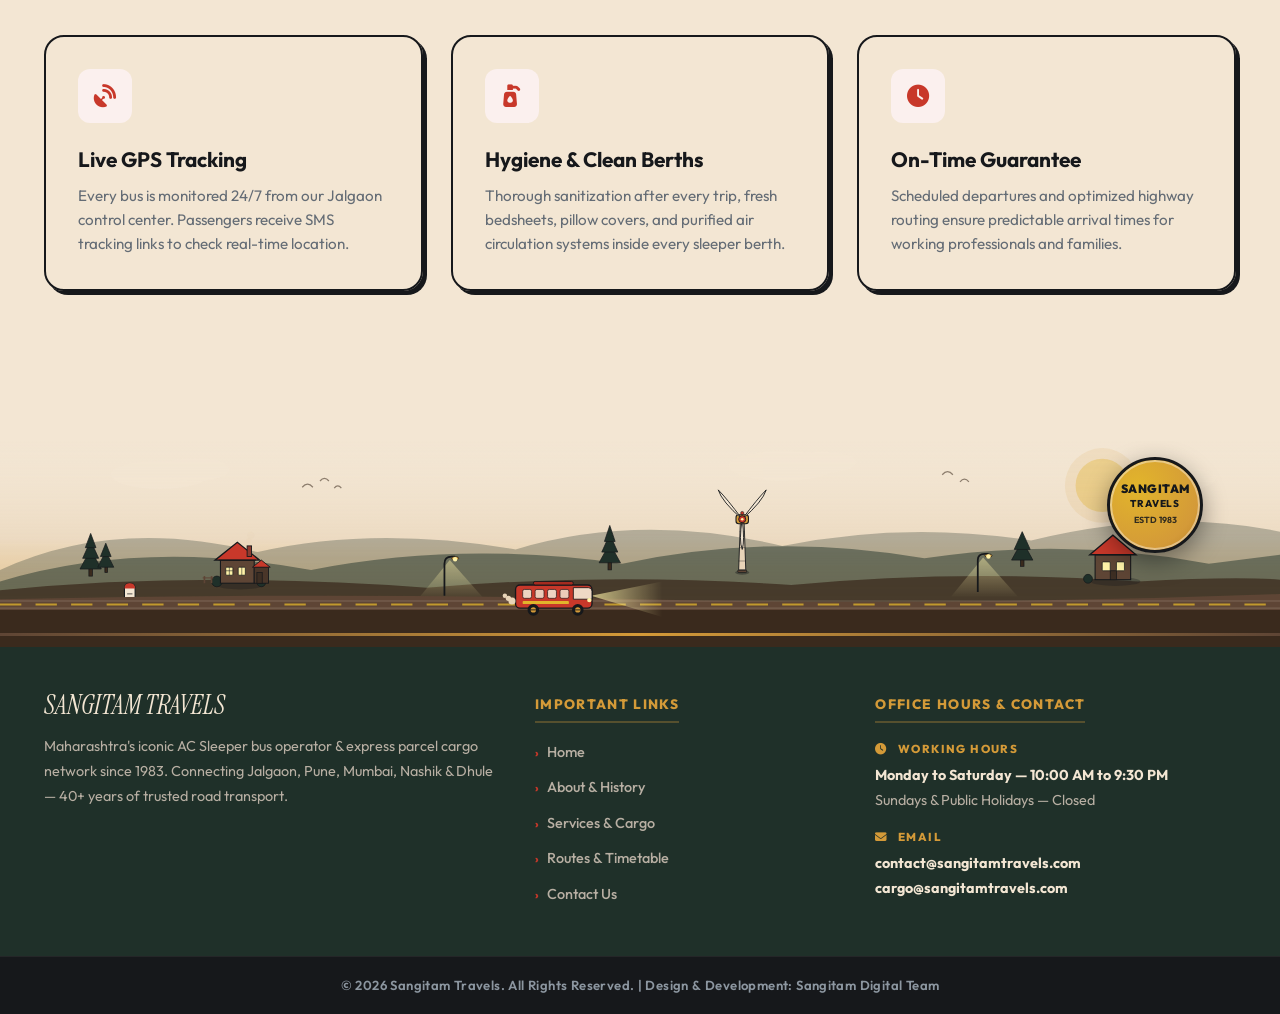
<file: about.html>
﻿<!DOCTYPE html>
<html lang="en">
<head>
  <meta charset="UTF-8">
  <meta name="viewport" content="width=device-width, initial-scale=1.0">
  <title>About Us | Sangitam Travels - Legacy Since 1983</title>
  <meta name="description" content="Learn about Sangitam Travels' 40+ year legacy founded by Mr. Vinod Patil. Maharashtra's leader in AC Sleeper bus passenger travel and express parcel logistics.">
  
  <link rel="stylesheet" href="css/styles.css">
  <link rel="stylesheet" href="https://cdnjs.cloudflare.com/ajax/libs/font-awesome/6.5.1/css/all.min.css">
</head>
<body>

  <!-- UNIQUE FLOATING GLASSMORPHISM CAPSULE NAVIGATION BAR -->
  <header class="site-header">
    <div class="nav-inner">
      <a href="index.html" class="brand-link">
        <div class="brand-logo-mark">S</div>
        <div>
          <div class="brand-text-name">SANGITAM</div>
          <div class="brand-text-sub">EST. 1983 • TRAVELS</div>
        </div>
      </a>

      <button id="mobileMenuToggle" class="mobile-toggle" aria-label="Toggle navigation menu">
        <i class="fas fa-bars"></i>
      </button>

      <ul id="mainNavMenu" class="nav-links">
        <li><a href="index.html" class="nav-link">Home</a></li>
        <li><a href="about.html" class="nav-link active">About Us</a></li>
        <li><a href="services.html" class="nav-link">Services</a></li>
        <li><a href="routes.html" class="nav-link">Routes</a></li>
        <li><a href="contact.html" class="nav-link">Contact</a></li>
      </ul>

      <div style="display: flex; align-items: center; gap: 16px;">
        <div class="nav-contact-pill">
          <i class="fas fa-phone-alt" style="color: var(--clr-primary);"></i> +91 (257) 222-1983
        </div>
        <button class="btn btn-primary btn-trigger-modal" data-route="Jalgaon → Pune">
          <i class="fas fa-ticket-alt"></i> Book Ticket
        </button>
      </div>
    </div>
  </header>

  <!-- PAGE HERO -->
  <section style="padding: 60px 0 50px; position: relative; overflow: hidden;">
    <div class="container">
      <div style="max-width: 800px; margin: 0 auto; text-align: center;">
        <div class="hero-badge" style="background: var(--bg-surface); border: 1.5px solid var(--clr-dark); color: var(--clr-dark); box-shadow: 3px 3px 0px var(--clr-dark); margin-bottom: 20px;">
          <i class="fas fa-star" style="color: var(--clr-primary);"></i> ESTABLISHED 1983 • 40+ YEARS LEGACY
        </div>
        <h1 class="hero-headline" style="font-size: clamp(2.5rem, 5vw, 3.8rem); line-height: 1.15; margin-bottom: 20px;">
          Pioneering <span class="font-serif highlight-crimson">Comfort, Safety & Reliability</span> Across Maharashtra
        </h1>
        <p class="hero-lead" style="font-size: 1.15rem; color: #2B2F33; font-weight: 500;">
          From a single inaugural route connecting Jalgaon & Pune to over 100 company-owned buses covering 80%+ of Maharashtra and key inter-state capital cities.
        </p>
      </div>
    </div>
  </section>

  <!-- ABOUT SANGITAM STORY SECTION -->
  <section class="section" style="position: relative;">
    <div class="container">
      
      <div style="background: transparent; border: 2px solid var(--clr-dark); border-radius: var(--radius-lg); padding: 48px; box-shadow: 10px 10px 0px var(--clr-dark); margin-bottom: 60px;">
        
        <div style="max-width: 900px; margin: 0 auto;">
          <span class="section-tag" style="margin-bottom: 16px;">Our Journey</span>
          <h2 class="section-title" style="font-size: 2.4rem; color: #16181B; margin-bottom: 24px;">About Sangitam Travels</h2>
          
          <div style="font-size: 1.08rem; color: #2B2F33; line-height: 1.8; display: flex; flex-direction: column; gap: 20px;">
            <p>
              Established in 1983, <strong>Sangitam Travels</strong> began its journey with just one bus service operating between Jalgaon and Pune. Today, Sangitam proudly operates a fleet of over 100 company-owned buses, making it one of the largest private bus operators in Maharashtra. We cover more than 80% of the state, along with key routes connecting neighbouring state capital cities.
            </p>
            <p>
              For over four decades, Sangitam Travels has remained committed to serving the evolving needs of travellers across India, with an unwavering focus on <strong>Quality, Comfort, Safety, and Reliability</strong>.
            </p>
            
            <div style="background: transparent; border-left: 4px solid var(--clr-primary); border-radius: 0 var(--radius-md) var(--radius-md) 0; padding: 24px; margin: 12px 0;">
              <h4 style="font-size: 1.2rem; font-weight: 800; color: var(--clr-primary); margin-bottom: 8px;">The Founder's Origin Story</h4>
              <p style="font-size: 1.02rem; color: #2B2F33; margin: 0;">
                Founded by <strong>Mr. Vinod Patil</strong>, Sangitam’s story started as a music house in Jalgaon. Recognising the urgent need for dependable rural connectivity, he introduced the region’s first Jalgaon–Pune bus service. What began as a single route soon became a vital lifeline for students, working professionals, families, and migrants seeking safe, reliable, and affordable road travel.
              </p>
            </div>

            <p>
              For many years, Sangitam Travels operated on this one route, earning passenger trust through punctual operations, consistent service standards, and superior comfort. In 2016, the company faced a defining challenge that reshaped its future. With the next generation stepping in, the company underwent a major transformation — modernising its fleet, strengthening operations, and expanding rapidly across Maharashtra and beyond.
            </p>
            <p>
              Today, from one bus to lakhs of successful journeys, Sangitam Travels stands as one of Maharashtra’s most trusted names in private road transport. Our modern AC sleeper fleet connects tier-3 and tier-4 towns to major cities of the state, ensuring seamless mobility across regions.
            </p>
            <p style="font-weight: 600; color: #16181B;">
              Over the decades, Sangitam Travels has built a strong legacy and earned a trusted reputation in the market by staying true to its promise — simply delivering world-class comfort, ensuring customer satisfaction, and guaranteeing safe and memorable travel experiences every single time.
            </p>
          </div>
        </div>

      </div>

    </div>
  </section>

  <!-- MEET THE DIRECTORS SECTION -->
  <section class="section" style="position: relative; padding-top: 0;">
    <div class="container">
      
      <div class="section-header" style="background: transparent; border: 2px solid var(--clr-dark); border-radius: var(--radius-lg); padding: 36px 40px; box-shadow: 8px 8px 0px var(--clr-dark); margin-bottom: 48px;">
        <span class="section-tag">Executive Leadership</span>
        <h2 class="section-title" style="color: #16181B; margin-top: 8px;">Meet the Directors</h2>
        <p class="section-lead" style="color: #2B2F33; font-weight: 600; max-width: 680px; margin: 0 auto;">Guided by visionary leadership, engineering precision, and continuous digital transformation.</p>
      </div>

      <div class="card-grid-3" style="align-items: stretch; gap: 32px;">
        
        <!-- Director 1: Mr. Vinod Patil -->
        <div style="background: transparent; border: 2px solid var(--clr-dark); border-radius: var(--radius-lg); padding: 32px; box-shadow: 6px 6px 0px var(--clr-dark); display: flex; flex-direction: column; justify-content: space-between;">
          <div>
            <div style="width: 56px; height: 56px; border-radius: var(--radius-md); background: var(--clr-primary-light); color: var(--clr-primary); display: flex; align-items: center; justify-content: center; font-size: 1.5rem; margin-bottom: 20px; border: 1.5px solid var(--clr-primary);"><i class="fas fa-user-tie"></i></div>
            <span style="font-size: 0.78rem; font-weight: 800; color: var(--clr-primary); letter-spacing: 0.12em; text-transform: uppercase;">FOUNDER</span>
            <h3 style="font-size: 1.45rem; font-weight: 800; color: #16181B; margin: 6px 0 16px;">Mr. Vinod Patil</h3>
            
            <p style="font-size: 0.95rem; color: #2B2F33; line-height: 1.7; margin-bottom: 16px;">
              A visionary rooted in tradition, Mr. Vinod Patil built Sangitam Travels on the strong foundations of trust, integrity, and service excellence. Known for identifying opportunities where others saw challenges, he believed in keeping the business agile while consistently delivering top-notch travel experiences.
            </p>
            <p style="font-size: 0.95rem; color: #2B2F33; line-height: 1.7; margin-bottom: 16px;">
              In the early 1980s, he recognised the urgent need for dependable rural connectivity and introduced the region’s first Jalgaon–Pune bus service, which soon became a vital lifeline for the Khandesh region.
            </p>
            <p style="font-size: 0.95rem; color: #2B2F33; line-height: 1.7;">
              For over three decades, Mr. Patil maintained an unwavering commitment to 100% customer satisfaction, building a legacy defined by consistency, discipline, and passenger trust.
            </p>
          </div>
        </div>

        <!-- Director 2: Mr. Dhanvijay Patil -->
        <div style="background: transparent; border: 2px solid var(--clr-dark); border-radius: var(--radius-lg); padding: 32px; box-shadow: 6px 6px 0px var(--clr-dark); display: flex; flex-direction: column; justify-content: space-between;">
          <div>
            <div style="width: 56px; height: 56px; border-radius: var(--radius-md); background: #E8F0FE; color: #1A73E8; display: flex; align-items: center; justify-content: center; font-size: 1.5rem; margin-bottom: 20px; border: 1.5px solid #1A73E8;"><i class="fas fa-cogs"></i></div>
            <span style="font-size: 0.78rem; font-weight: 800; color: #1A73E8; letter-spacing: 0.12em; text-transform: uppercase;">DIRECTOR</span>
            <h3 style="font-size: 1.45rem; font-weight: 800; color: #16181B; margin: 6px 0 16px;">Mr. Dhanvijay Patil</h3>
            
            <p style="font-size: 0.95rem; color: #2B2F33; line-height: 1.7; margin-bottom: 16px;">
              Carrying forward the legacy of a generational business, Mr. Dhanvijay Patil brought a disciplined, results-driven approach to Sangitam Travels. Guided by his principle of <em>“minimum input, maximum productivity,”</em> he believes in efficiency, accountability, and execution.
            </p>
            <p style="font-size: 0.95rem; color: #2B2F33; line-height: 1.7; margin-bottom: 16px;">
              With an Engineer’s mindset and an MBA background, Mr. Patil brings strong hands-on expertise in bus operations. His blend of technical knowledge and strategic insight defines him as a new-age leader with a sharp focus on mobility and operational excellence.
            </p>
            <p style="font-size: 0.95rem; color: #2B2F33; line-height: 1.7;">
              He played a key role in Sangitam’s transformation, expanding operations from a single route to a growing network across Maharashtra and beyond.
            </p>
          </div>
        </div>

        <!-- Director 3: Mr. Dharmasen Patil -->
        <div style="background: transparent; border: 2px solid var(--clr-dark); border-radius: var(--radius-lg); padding: 32px; box-shadow: 6px 6px 0px var(--clr-dark); display: flex; flex-direction: column; justify-content: space-between;">
          <div>
            <div style="width: 56px; height: 56px; border-radius: var(--radius-md); background: #E6F4EA; color: #137333; display: flex; align-items: center; justify-content: center; font-size: 1.5rem; margin-bottom: 20px; border: 1.5px solid #137333;"><i class="fas fa-laptop-code"></i></div>
            <span style="font-size: 0.78rem; font-weight: 800; color: #137333; letter-spacing: 0.12em; text-transform: uppercase;">DIRECTOR</span>
            <h3 style="font-size: 1.45rem; font-weight: 800; color: #16181B; margin: 6px 0 16px;">Mr. Dharmasen Patil</h3>
            
            <p style="font-size: 0.95rem; color: #2B2F33; line-height: 1.7; margin-bottom: 16px;">
              Mr. Dharmasen Patil leads innovation and digital transformation at Sangitam Travels, with a strong focus on leveraging technology to drive efficiency, scalability, and operational excellence.
            </p>
            <p style="font-size: 0.95rem; color: #2B2F33; line-height: 1.7; margin-bottom: 16px;">
              With a deep understanding of minute operational details and long-term business forecasting, his vision has helped evolve Sangitam from a traditional transport operator into a pan-India, tech-enabled mobility solutions provider.
            </p>
            <p style="font-size: 0.95rem; color: #2B2F33; line-height: 1.7;">
              From enhancing customer experience through modern digital platforms to strengthening financial systems and building impactful marketing strategies, he is committed to elevating standards across the Indian bus industry.
            </p>
          </div>
        </div>

      </div>

    </div>
  </section>

  <!-- OUR CORE COMMITMENTS -->
  <section class="section">
    <div class="container">
      <div class="section-header">
        <span class="section-tag">Why Choose Us</span>
        <h2 class="section-title">Our Guiding Pillars</h2>
        <p class="section-lead">Every journey with Sangitam Travels is backed by industry-leading safety standards and passenger convenience.</p>
      </div>

      <div class="card-grid-3">
        
        <div class="feature-card">
          <div class="card-icon-badge"><i class="fas fa-satellite-dish"></i></div>
          <h3 class="card-title">Live GPS Tracking</h3>
          <p class="card-desc">Every bus is monitored 24/7 from our Jalgaon control center. Passengers receive SMS tracking links to check real-time location.</p>
        </div>

        <div class="feature-card">
          <div class="card-icon-badge"><i class="fas fa-pump-soap"></i></div>
          <h3 class="card-title">Hygiene & Clean Berths</h3>
          <p class="card-desc">Thorough sanitization after every trip, fresh bedsheets, pillow covers, and purified air circulation systems inside every sleeper berth.</p>
        </div>

        <div class="feature-card">
          <div class="card-icon-badge"><i class="fas fa-clock"></i></div>
          <h3 class="card-title">On-Time Guarantee</h3>
          <p class="card-desc">Scheduled departures and optimized highway routing ensure predictable arrival times for working professionals and families.</p>
        </div>

      </div>
    </div>
  </section>

  <!-- BOOKING MODAL -->
  <div id="bookingModal" class="modal-overlay">
    <div class="modal-box">
      <div class="modal-header">
        <div>
          <h3 style="font-size: 1.4rem; font-weight: 800;" id="modalRouteTitle">Jalgaon → Pune</h3>
          <p style="font-size: 0.85rem; color: var(--clr-muted);">Volvo Multi-Axle 2+1 AC Sleeper Coach</p>
        </div>
        <button class="modal-close" aria-label="Close modal"><i class="fas fa-times"></i></button>
      </div>
      <div class="seat-map-wrapper">
        <div class="deck-container">
          <div class="deck-title">Lower Deck Berths</div>
          <div class="seat-grid">
            <div class="seat-item" data-seat="L1">L1</div>
            <div class="seat-item" data-seat="L2">L2</div>
            <div class="seat-aisle"></div>
            <div class="seat-item booked" data-seat="L3">L3</div>
            <div class="seat-item" data-seat="L4">L4</div>
            <div class="seat-item" data-seat="L5">L5</div>
            <div class="seat-aisle"></div>
            <div class="seat-item" data-seat="L6">L6</div>
          </div>
        </div>
        <div class="deck-container">
          <div class="deck-title">Upper Deck Berths</div>
          <div class="seat-grid">
            <div class="seat-item" data-seat="U1">U1</div>
            <div class="seat-item" data-seat="U2">U2</div>
            <div class="seat-aisle"></div>
            <div class="seat-item" data-seat="U3">U3</div>
            <div class="seat-item booked" data-seat="U4">U4</div>
            <div class="seat-item" data-seat="U5">U5</div>
            <div class="seat-aisle"></div>
            <div class="seat-item" data-seat="U6">U6</div>
          </div>
        </div>
      </div>
      <div style="background: var(--bg-surface-alt); padding: 20px; border-radius: var(--radius-md); display: flex; align-items: center; justify-content: space-between;">
        <div>
          <div style="font-size: 0.85rem; color: var(--clr-muted);">Selected Berths: <strong id="selectedSeatsDisplay">None</strong></div>
          <div style="font-size: 1.3rem; font-weight: 800; color: var(--clr-primary);" id="totalPriceDisplay">₹0</div>
        </div>
        <button id="btnConfirmBooking" class="btn btn-primary">Confirm Ticket Booking</button>
      </div>
    </div>
  </div>



  <div class="footer-scene">

    <!-- Richly Detailed SVG Landscape — theme-matched craft paper palette -->
    <svg class="scene-illustration" viewBox="0 0 1440 220" xmlns="http://www.w3.org/2000/svg" preserveAspectRatio="none">
      <defs>
        <linearGradient id="skyGrad" x1="0" y1="0" x2="0" y2="1">
          <stop offset="0%" stop-color="#F3E6D3" stop-opacity="0"/>
          <stop offset="50%" stop-color="#E8D4B8" stop-opacity="0.65"/>
          <stop offset="85%" stop-color="#D49A38" stop-opacity="0.35"/>
          <stop offset="100%" stop-color="#C8382A" stop-opacity="0.15"/>
        </linearGradient>

        <linearGradient id="headlightBeam" x1="0" y1="0" x2="1" y2="0">
          <stop offset="0%" stop-color="#FFF2A8" stop-opacity="0.7"/>
          <stop offset="100%" stop-color="#FFF2A8" stop-opacity="0"/>
        </linearGradient>

        <linearGradient id="lampGlowGrad" x1="0" y1="0" x2="0" y2="1">
          <stop offset="0%" stop-color="#FFF2A8" stop-opacity="0.45"/>
          <stop offset="100%" stop-color="#FFF2A8" stop-opacity="0.02"/>
        </linearGradient>
      </defs>

      <!-- Sky Backdrop -->
      <rect width="1440" height="220" fill="url(#skyGrad)"/>

      <!-- Glowing Sun/Moon Disc -->
      <circle cx="1240" cy="50" r="30" fill="#E2B52B" opacity="0.35"/>
      <circle cx="1240" cy="50" r="42" fill="#D49A38" opacity="0.12"/>

      <!-- Floating Clouds -->
      <g fill="#F3E6D3" opacity="0.6">
        <ellipse cx="180" cy="38" rx="55" ry="16"/>
        <ellipse cx="220" cy="32" rx="38" ry="13"/>
        <ellipse cx="880" cy="28" rx="60" ry="17"/>
        <ellipse cx="925" cy="24" rx="38" ry="12"/>
        <ellipse cx="1320" cy="42" rx="48" ry="14"/>
      </g>

      <!-- Birds flocking in V-formation -->
      <g stroke="#3A2A1D" stroke-width="1.4" fill="none" opacity="0.55">
        <path d="M340,52 Q346,45 352,52"/>
        <path d="M360,45 Q365,39 370,45"/>
        <path d="M376,53 Q380,48 384,53"/>
        <path d="M1060,38 Q1066,31 1072,38"/>
        <path d="M1080,46 Q1085,40 1090,46"/>
      </g>

      <!-- Layer 1: Far Misty Background Hills -->
      <path d="M0,145 Q130,85 290,125 Q420,95 580,122 Q720,80 880,118 Q1020,90 1160,112 Q1310,75 1440,102 L1440,220 L0,220Z" fill="#1F3029" opacity="0.28"/>

      <!-- Layer 2: Midground Hills -->
      <path d="M0,158 Q160,110 350,145 Q520,112 700,138 Q870,102 1040,132 Q1200,108 1360,138 L1440,128 L1440,220 L0,220Z" fill="#1F3029" opacity="0.48"/>

      <!-- Engineered Wind Turbine (Grounded at X=835, Y=145) -->
      <g>
        <!-- Foundation Base Shadow -->
        <ellipse cx="835" cy="148" rx="8" ry="2.5" fill="#16181B" opacity="0.4"/>
        <!-- Concrete Base Pad -->
        <rect x="830" y="145" width="10" height="3" rx="1" fill="#5E4535" stroke="#16181B" stroke-width="0.8"/>
        
        <!-- Tapered Metallic White/Craft Tower Column -->
        <polygon points="831,145 833,88 837,88 839,145" fill="#E8D4B8" stroke="#16181B" stroke-width="1"/>
        <!-- Structural Ring Lines on Tower -->
        <line x1="832" y1="102" x2="838" y2="102" stroke="#16181B" stroke-width="0.7" opacity="0.6"/>
        <line x1="831.5" y1="120" x2="838.5" y2="120" stroke="#16181B" stroke-width="0.7" opacity="0.6"/>
        <line x1="831" y1="135" x2="839" y2="135" stroke="#16181B" stroke-width="0.7" opacity="0.6"/>
        
        <!-- Generator Nacelle Box -->
        <rect x="828" y="83" width="14" height="10" rx="3" fill="#D49A38" stroke="#16181B" stroke-width="1.2"/>
        <!-- Red Aviation Beacon Safety Light -->
        <circle cx="835" cy="81" r="1.8" fill="#C8382A" stroke="#16181B" stroke-width="0.6"/>
        
        <!-- 3 Aerodynamic Airfoil Blades (Centered at X=835, Y=88) -->
        <g class="windmill-blade-group">
          <!-- Blade 1 (Up-Left) -->
          <path d="M835,88 Q818,65 808,55 Q812,68 835,88 Z" fill="#F3E6D3" stroke="#16181B" stroke-width="1"/>
          <!-- Blade 2 (Up-Right) -->
          <path d="M835,88 Q852,65 862,55 Q858,68 835,88 Z" fill="#F3E6D3" stroke="#16181B" stroke-width="1"/>
          <!-- Blade 3 (Down) -->
          <path d="M835,88 Q838,112 835,122 Q831,112 835,88 Z" fill="#F3E6D3" stroke="#16181B" stroke-width="1"/>
        </g>
        
        <!-- Rotor Hub Nose Cone -->
        <circle cx="835" cy="88" r="4" fill="#C8382A" stroke="#16181B" stroke-width="1"/>
        <circle cx="835" cy="88" r="1.5" fill="#FFF2A8"/>
      </g>

      <!-- Multi-tiered Conifer (Pine) Tree Clusters on Mid Hills -->
      <!-- Left Cluster (X=90 - 130) -->
      <g fill="#1F3029" stroke="#16181B" stroke-width="0.8">
        <!-- Tree 1 -->
        <rect x="100" y="142" width="4" height="10" fill="#3A2A1D"/>
        <polygon points="90,144 102,122 114,144"/>
        <polygon points="93,132 102,112 111,132"/>
        <polygon points="96,120 102,104 108,120"/>
        
        <!-- Tree 2 -->
        <rect x="118" y="140" width="3" height="8" fill="#3A2A1D"/>
        <polygon points="110,142 119,124 128,142"/>
        <polygon points="113,130 119,115 125,130"/>
      </g>

      <!-- Center Cluster (X=660 - 710) -->
      <g fill="#1F3029" stroke="#16181B" stroke-width="0.8">
        <rect x="684" y="135" width="4" height="10" fill="#3A2A1D"/>
        <polygon points="674,137 686,115 698,137"/>
        <polygon points="677,125 686,105 695,125"/>
        <polygon points="680,113 686,95 692,113"/>
      </g>

      <!-- Right Cluster (X=1130 - 1170) -->
      <g fill="#1F3029" stroke="#16181B" stroke-width="0.8">
        <rect x="1148" y="132" width="4" height="9" fill="#3A2A1D"/>
        <polygon points="1138,134 1150,112 1162,134"/>
        <polygon points="1141,122 1150,102 1159,122"/>
      </g>

      <!-- Layer 3: Foreground Slope & Ground Contour -->
      <path d="M0,168 Q220,146 480,165 Q680,148 890,162 Q1080,144 1280,158 Q1390,152 1440,156 L1440,220 L0,220Z" fill="#3A2A1D" opacity="0.75"/>

      <!-- GROUNDED VILLAGE COTTAGE 1 (Left - X=250) -->
      <g>
        <!-- Ground Base Shadow & Shrubs -->
        <ellipse cx="270" cy="162" rx="26" ry="5" fill="#16181B" opacity="0.3"/>
        <circle cx="244" cy="158" r="6" fill="#1F3029" stroke="#16181B" stroke-width="0.8"/>
        <circle cx="294" cy="159" r="5" fill="#1F3029" stroke="#16181B" stroke-width="0.8"/>

        <!-- Main Cottage Structure -->
        <rect x="248" y="134" width="38" height="26" fill="#5E4535" stroke="#16181B" stroke-width="1.2"/>
        <!-- Side Porch Extension -->
        <rect x="286" y="142" width="16" height="18" fill="#4A3629" stroke="#16181B" stroke-width="1"/>
        <polygon points="284,142 294,134 304,142" fill="#C8382A" stroke="#16181B" stroke-width="1"/>

        <!-- Terracotta Roof Shingles with Overhang -->
        <polygon points="242,134 267,114 292,134" fill="#C8382A" stroke="#16181B" stroke-width="1.5"/>
        <line x1="246" y1="134" x2="288" y2="134" stroke="#16181B" stroke-width="1"/>

        <!-- Brick Chimney + Smoke -->
        <rect x="278" y="118" width="5" height="12" fill="#8C3B2F" stroke="#16181B" stroke-width="1"/>
        <circle cx="280" cy="112" r="3" fill="#E8D4B8" opacity="0.4"/>
        <circle cx="282" cy="106" r="4" fill="#E8D4B8" opacity="0.25"/>

        <!-- Illuminated Multi-Pane Windows & Door -->
        <rect x="254" y="142" width="8" height="9" fill="#FFF2A8" rx="1" stroke="#16181B" stroke-width="0.8"/>
        <line x1="258" y1="142" x2="258" y2="151" stroke="#16181B" stroke-width="0.6"/>
        <line x1="254" y1="146" x2="262" y2="146" stroke="#16181B" stroke-width="0.6"/>
        
        <rect x="268" y="142" width="8" height="9" fill="#FFF2A8" rx="1" stroke="#16181B" stroke-width="0.8"/>
        <line x1="272" y1="142" x2="272" y2="151" stroke="#16181B" stroke-width="0.6"/>

        <rect x="289" y="148" width="6" height="12" fill="#3D2E23" stroke="#16181B" stroke-width="0.8"/>
        
        <!-- Wooden Fence at Cottage Base -->
        <line x1="230" y1="160" x2="230" y2="152" stroke="#5E4535" stroke-width="1.8"/>
        <line x1="238" y1="160" x2="238" y2="152" stroke="#5E4535" stroke-width="1.8"/>
        <line x1="228" y1="154" x2="240" y2="154" stroke="#5E4535" stroke-width="1.2"/>
      </g>

      <!-- GROUNDED VILLAGE COTTAGE 2 (Right - X=1230) -->
      <g>
        <!-- Ground Base Shadow & Fence -->
        <ellipse cx="1255" cy="158" rx="28" ry="5" fill="#16181B" opacity="0.3"/>
        <circle cx="1224" cy="155" r="5" fill="#1F3029" stroke="#16181B" stroke-width="0.8"/>

        <!-- Cottage Body -->
        <rect x="1232" y="128" width="40" height="28" fill="#5E4535" stroke="#16181B" stroke-width="1.2"/>
        
        <!-- Slanted Clay Roof -->
        <polygon points="1226,128 1252,106 1278,128" fill="#C8382A" stroke="#16181B" stroke-width="1.5"/>
        
        <!-- Windows & Entrance Porch -->
        <rect x="1240" y="136" width="9" height="10" fill="#FFF2A8" rx="1" stroke="#16181B" stroke-width="0.8"/>
        <rect x="1256" y="136" width="9" height="10" fill="#FFF2A8" rx="1" stroke="#16181B" stroke-width="0.8"/>
        <rect x="1249" y="146" width="7" height="10" fill="#3D2E23" stroke="#16181B" stroke-width="0.8"/>
      </g>

      <!-- Curved Goose-Neck Highway Lamp Post (Left - X=500) -->
      <g>
        <!-- Smooth Light Cone onto Road -->
        <polygon points="506,134 545,178 470,178" fill="url(#lampGlowGrad)"/>
        <!-- Steel Pole -->
        <path d="M500,174 L500,138 Q500,130 508,130 L512,130" fill="none" stroke="#16181B" stroke-width="2"/>
        <!-- Lantern Fixture & Bulb -->
        <ellipse cx="512" cy="132" rx="4" ry="2" fill="#D49A38" stroke="#16181B" stroke-width="0.8"/>
        <circle cx="512" cy="133" r="2.5" fill="#FFF2A8"/>
      </g>

      <!-- Curved Goose-Neck Highway Lamp Post (Right - X=1100) -->
      <g>
        <polygon points="1106,131 1145,175 1070,175" fill="url(#lampGlowGrad)"/>
        <path d="M1100,170 L1100,134 Q1100,127 1108,127 L1112,127" fill="none" stroke="#16181B" stroke-width="2"/>
        <ellipse cx="1112" cy="129" rx="4" ry="2" fill="#D49A38" stroke="#16181B" stroke-width="0.8"/>
        <circle cx="1112" cy="130" r="2.5" fill="#FFF2A8"/>
      </g>

      <!-- Highway Milestone Stone (X=140) -->
      <g>
        <path d="M140,178 L140,166 Q140,160 146,160 Q152,160 152,166 L152,178 Z" fill="#F3E6D3" stroke="#16181B" stroke-width="1.2"/>
        <path d="M140,166 Q140,160 146,160 Q152,160 152,166 Z" fill="#C8382A"/>
        <line x1="143" y1="172" x2="149" y2="172" stroke="#16181B" stroke-width="0.8"/>
      </g>

      <!-- Asphalt Road Surface -->
      <path d="M0,178 Q360,170 720,178 T1440,172 L1440,220 L0,220Z" fill="#5E4535"/>
      <path d="M0,190 L1440,190 L1440,220 L0,220Z" fill="#3A2A1D"/>

      <!-- Road Shoulder Lines -->
      <line x1="0" y1="180" x2="1440" y2="180" stroke="#C4B29E" stroke-width="1" opacity="0.35"/>
      <line x1="0" y1="188" x2="1440" y2="188" stroke="#C4B29E" stroke-width="1" opacity="0.35"/>

      <!-- Dashed Yellow Center Divider -->
      <line x1="0" y1="184" x2="1440" y2="184" stroke="#E2B52B" stroke-width="2.2" stroke-dasharray="24,16" opacity="0.75"/>

      <!-- DYNAMICALLY ANIMATED DRIVING SANGITAM BUS GROUP -->
      <g class="animated-bus-group">
        <g class="bus-chassis">
          
          <!-- Headlight Glowing Cone -->
          <polygon points="665,174 745,158 745,198" fill="url(#headlightBeam)"/>

          <!-- Bus Body (Sangitam Crimson) -->
          <rect x="580" y="162" width="86" height="26" rx="5" fill="#C8382A" stroke="#16181B" stroke-width="1.5"/>
          
          <!-- Roof Air Conditioner Pod -->
          <rect x="600" y="158" width="45" height="4" rx="2" fill="#A52B1F" stroke="#16181B" stroke-width="1"/>
          
          <!-- Sleeper Windows -->
          <rect x="588" y="167" width="10" height="10" rx="2" fill="#F3E6D3" opacity="0.9" stroke="#16181B" stroke-width="0.8"/>
          <rect x="602" y="167" width="10" height="10" rx="2" fill="#F3E6D3" opacity="0.85" stroke="#16181B" stroke-width="0.8"/>
          <rect x="616" y="167" width="10" height="10" rx="2" fill="#F3E6D3" opacity="0.9" stroke="#16181B" stroke-width="0.8"/>
          <rect x="630" y="167" width="10" height="10" rx="2" fill="#F3E6D3" opacity="0.85" stroke="#16181B" stroke-width="0.8"/>
          
          <!-- Driver Front Windshield -->
          <path d="M645,165 L662,165 Q666,165 666,169 L666,178 L645,178 Z" fill="#F3E6D3" opacity="0.92" stroke="#16181B" stroke-width="1"/>
          
          <!-- Gold Sangitam Branding Stripe -->
          <rect x="588" y="180" width="52" height="3.5" rx="1" fill="#E2B52B"/>
          
          <!-- Headlight Lamp -->
          <circle cx="663" cy="179" r="2.5" fill="#FFF2A8"/>

          <!-- Animated Exhaust Smoke Particles -->
          <circle class="smoke-particle" cx="576" cy="180" r="4" fill="#E8D4B8"/>
          <circle class="smoke-particle-2" cx="572" cy="177" r="3" fill="#E8D4B8"/>
          <circle class="smoke-particle-3" cx="568" cy="174" r="2.5" fill="#E8D4B8"/>

          <!-- Front & Rear Wheels -->
          <g transform="translate(600, 190)">
            <circle cx="0" cy="0" r="6.5" fill="#16181B"/>
            <circle cx="0" cy="0" r="3" fill="#D49A38"/>
            <line class="wheel-spin" x1="-3" y1="0" x2="3" y2="0" stroke="#16181B" stroke-width="1"/>
          </g>

          <g transform="translate(650, 190)">
            <circle cx="0" cy="0" r="6.5" fill="#16181B"/>
            <circle cx="0" cy="0" r="3" fill="#D49A38"/>
            <line class="wheel-spin" x1="-3" y1="0" x2="3" y2="0" stroke="#16181B" stroke-width="1"/>
          </g>

        </g>
      </g>
    </svg>

    <!-- Thin earth-ground stripe -->
    <div class="footer-earth"></div>

    <!-- Floating heritage seal badge -->
    <a href="about.html" class="footer-seal">
      <span style="font-size:0.75rem; font-weight:900; line-height:1.1; letter-spacing:0.04em;">SANGITAM</span>
      <span style="font-size:0.62rem; font-weight:800; text-transform:uppercase; letter-spacing:0.08em; margin: 1px 0;">TRAVELS</span>
      <span style="font-size:0.55rem; font-weight:700; opacity:0.85;">ESTD 1983</span>
    </a>

    <!-- Teal content band -->
    <footer class="footer-body">
      <div class="container">
        <div class="footer-body-grid">

          <!-- Col 1: Brand -->
          <div>
            <h3>SANGITAM TRAVELS</h3>
            <p>Maharashtra's iconic AC Sleeper bus operator & express parcel cargo network since 1983. Connecting Jalgaon, Pune, Mumbai, Nashik & Dhule — 40+ years of trusted road transport.</p>
          </div>

          <!-- Col 2: Important Links -->
          <div>
            <h4>Important Links</h4>
            <ul class="footer-scene-links">
              <li><a href="index.html"><span class="link-arrow">›</span> Home</a></li>
              <li><a href="about.html"><span class="link-arrow">›</span> About & History</a></li>
              <li><a href="services.html"><span class="link-arrow">›</span> Services & Cargo</a></li>
              <li><a href="routes.html"><span class="link-arrow">›</span> Routes & Timetable</a></li>
              <li><a href="contact.html"><span class="link-arrow">›</span> Contact Us</a></li>
            </ul>
          </div>

          <!-- Col 3: Office Hours & Contact -->
          <div class="footer-contact-block">
            <h4>Office Hours & Contact</h4>
            <p>
              <span class="label"><i class="fas fa-clock"></i> Working Hours</span>
              <strong>Monday to Saturday — 10:00 AM to 9:30 PM</strong><br>
              Sundays & Public Holidays — Closed
            </p>
            <p>
              <span class="label"><i class="fas fa-envelope"></i> Email</span>
              <strong>contact@sangitamtravels.com</strong><br>
              <strong>cargo@sangitamtravels.com</strong>
            </p>
          </div>

        </div>
      </div>

      <!-- Copyright strip -->
      <div class="footer-copyright">
        © 2026 Sangitam Travels. All Rights Reserved. | Design & Development: Sangitam Digital Team
      </div>
    </footer>
  </div>

  <!-- Fixed scroll-to-top button -->
  <button class="scene-scroll-top" onclick="window.scrollTo({top:0,behavior:'smooth'})" aria-label="Scroll to top">
    <i class="fas fa-arrow-up"></i>
  </button>

  <script src="js/main.js"></script>
</body>
</html>
</file>
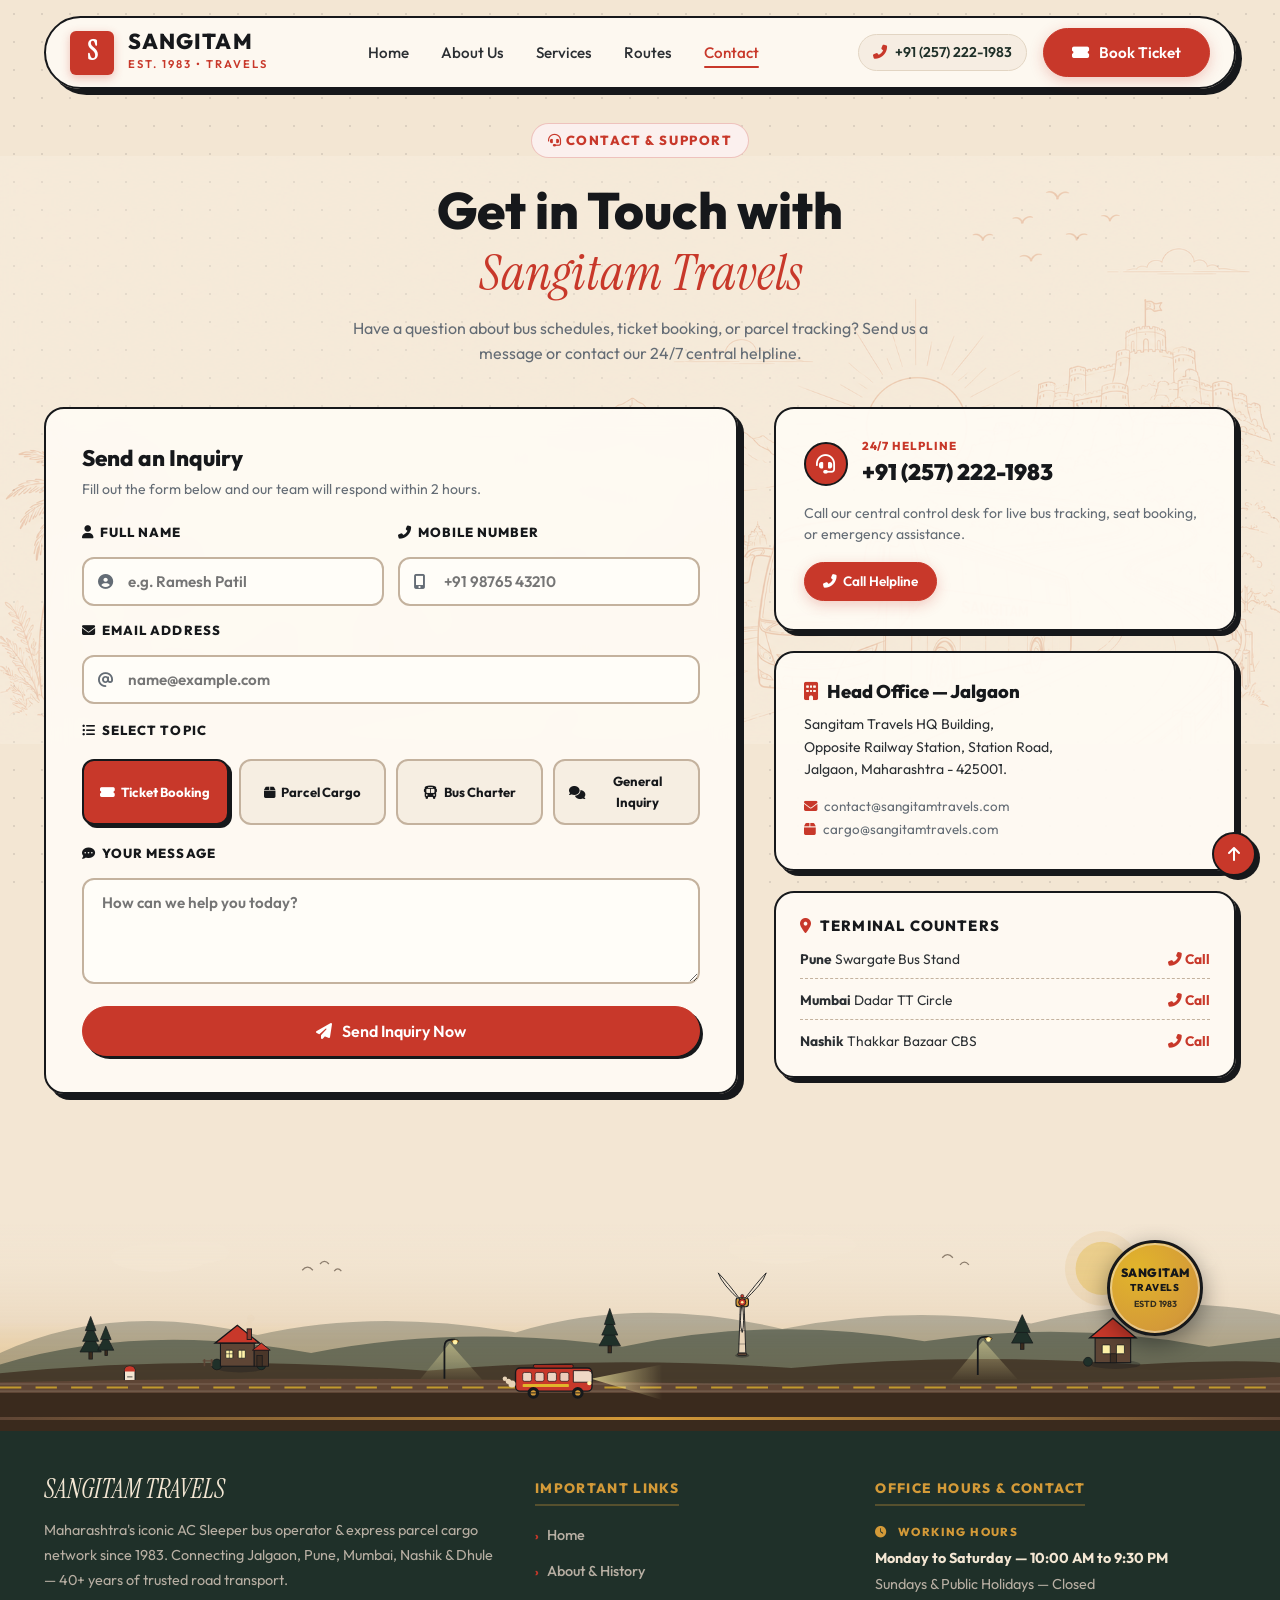
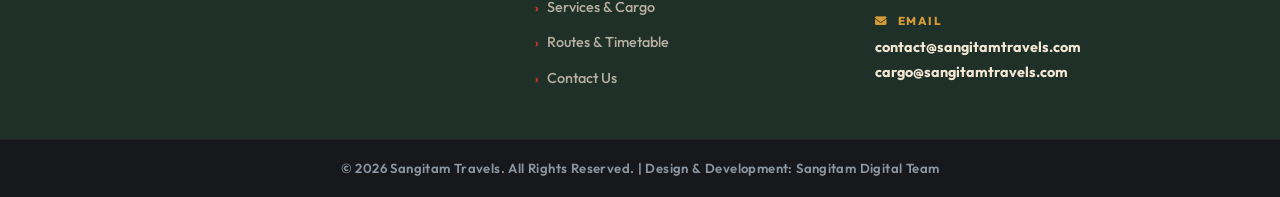
<file: contact.html>
﻿<!DOCTYPE html>
<html lang="en">
<head>
  <meta charset="UTF-8">
  <meta name="viewport" content="width=device-width, initial-scale=1.0">
  <title>Contact & Branch Offices | Sangitam Travels</title>
  <meta name="description" content="Contact Sangitam Travels. Terminal addresses and booking counters in Jalgaon, Pune, Mumbai, Nashik, and Surat. 24/7 Helpline: +91 (257) 222-1983.">
  
  <link rel="stylesheet" href="css/styles.css">
  <link rel="stylesheet" href="https://cdnjs.cloudflare.com/ajax/libs/font-awesome/6.5.1/css/all.min.css">
</head>
<body>

  <!-- UNIQUE FLOATING GLASSMORPHISM CAPSULE NAVIGATION BAR -->
  <header class="site-header">
    <div class="nav-inner">
      <a href="index.html" class="brand-link">
        <div class="brand-logo-mark">S</div>
        <div>
          <div class="brand-text-name">SANGITAM</div>
          <div class="brand-text-sub">EST. 1983 • TRAVELS</div>
        </div>
      </a>

      <button id="mobileMenuToggle" class="mobile-toggle" aria-label="Toggle navigation menu">
        <i class="fas fa-bars"></i>
      </button>

      <ul id="mainNavMenu" class="nav-links">
        <li><a href="index.html" class="nav-link">Home</a></li>
        <li><a href="about.html" class="nav-link">About Us</a></li>
        <li><a href="services.html" class="nav-link">Services</a></li>
        <li><a href="routes.html" class="nav-link">Routes</a></li>
        <li><a href="contact.html" class="nav-link active">Contact</a></li>
      </ul>

      <div style="display: flex; align-items: center; gap: 16px;">
        <div class="nav-contact-pill">
          <i class="fas fa-phone-alt" style="color: var(--clr-primary);"></i> +91 (257) 222-1983
        </div>
        <button class="btn btn-primary btn-trigger-modal" data-route="Jalgaon → Pune">
          <i class="fas fa-ticket-alt"></i> Book Ticket
        </button>
      </div>
    </div>
  </header>

  <!-- MINIMAL PAGE HERO -->
  <section style="padding: 50px 0 20px;">
    <div class="container" style="text-align: center; max-width: 640px;">
      <span class="section-tag"><i class="fas fa-headset"></i> Contact & Support</span>
      <h1 style="font-size: clamp(2.2rem, 4vw, 3.2rem); font-weight: 800; color: #16181B; margin-top: 8px; margin-bottom: 12px;">
        Get in Touch with <span class="font-serif highlight-crimson" style="font-style: italic;">Sangitam Travels</span>
      </h1>
      <p style="font-size: 1rem; color: var(--clr-muted); line-height: 1.6;">
        Have a question about bus schedules, ticket booking, or parcel tracking? Send us a message or contact our 24/7 central helpline.
      </p>
    </div>
  </section>

  <!-- MINIMAL CONTACT SECTION -->
  <section class="section" style="padding-top: 20px; padding-bottom: 70px;">
    <div class="container">
      
      <div style="display: grid; grid-template-columns: 1.2fr 0.8fr; gap: 36px; align-items: start;">
        
        <!-- Minimal Contact Form Card -->
        <div style="background: rgba(254, 250, 243, 0.96); backdrop-filter: blur(12px); border: 2px solid var(--clr-dark); border-radius: var(--radius-lg); padding: 36px; box-shadow: 6px 6px 0px var(--clr-dark);">
          
          <h2 style="font-size: 1.4rem; font-weight: 800; color: #16181B; margin-bottom: 6px;">
            Send an Inquiry
          </h2>
          <p style="font-size: 0.88rem; color: var(--clr-muted); margin-bottom: 22px;">Fill out the form below and our team will respond within 2 hours.</p>

          <form id="contactForm">
            
            <!-- 2-Column Row: Name & Phone -->
            <div style="display: grid; grid-template-columns: 1fr 1fr; gap: 14px; margin-bottom: 14px;">
              <div class="form-group" style="margin-bottom: 0;">
                <label for="contactName"><i class="fas fa-user"></i> Full Name</label>
                <div class="input-icon-wrapper">
                  <i class="fas fa-user-circle"></i>
                  <input type="text" id="contactName" class="form-control" placeholder="e.g. Ramesh Patil" required>
                </div>
              </div>

              <div class="form-group" style="margin-bottom: 0;">
                <label for="contactPhone"><i class="fas fa-phone-alt"></i> Mobile Number</label>
                <div class="input-icon-wrapper">
                  <i class="fas fa-mobile-alt"></i>
                  <input type="tel" id="contactPhone" class="form-control" placeholder="+91 98765 43210" required>
                </div>
              </div>
            </div>

            <!-- Email Address -->
            <div class="form-group" style="margin-bottom: 16px;">
              <label for="contactEmail"><i class="fas fa-envelope"></i> Email Address</label>
              <div class="input-icon-wrapper">
                <i class="fas fa-at"></i>
                <input type="email" id="contactEmail" class="form-control" placeholder="name@example.com" required>
              </div>
            </div>

            <!-- Inquiry Category Choice Pills -->
            <div class="form-group" style="margin-bottom: 18px;">
              <label><i class="fas fa-list-ul"></i> Select Topic</label>
              <input type="hidden" id="contactSubjectInput" value="Ticket Booking">
              <div class="category-pills-grid" id="contactCategoryPills">
                <div class="category-pill-option active" data-val="Ticket Booking">
                  <i class="fas fa-ticket-alt"></i> Ticket Booking
                </div>
                <div class="category-pill-option" data-val="Cargo Parcel">
                  <i class="fas fa-box"></i> Parcel Cargo
                </div>
                <div class="category-pill-option" data-val="Bus Charter">
                  <i class="fas fa-bus"></i> Bus Charter
                </div>
                <div class="category-pill-option" data-val="Feedback">
                  <i class="fas fa-comments"></i> General Inquiry
                </div>
              </div>
            </div>

            <!-- Message Area -->
            <div class="form-group" style="margin-bottom: 22px;">
              <label for="contactMessage"><i class="fas fa-comment-dots"></i> Your Message</label>
              <textarea id="contactMessage" class="form-control" rows="4" placeholder="How can we help you today?" required style="resize: vertical;"></textarea>
            </div>

            <!-- Submit Button -->
            <button type="submit" class="btn btn-primary" style="width: 100%; padding: 14px; font-size: 1rem; box-shadow: 3px 3px 0px var(--clr-dark);">
              <i class="fas fa-paper-plane"></i> Send Inquiry Now
            </button>

          </form>

          <!-- Success Banner -->
          <div id="contactFormSuccess" style="display: none; margin-top: 18px;">
            <div class="contact-success-banner">
              <div style="font-size: 1.8rem; margin-bottom: 4px;"><i class="fas fa-check-circle"></i></div>
              <h3 style="font-size: 1.1rem; font-weight: 800; margin-bottom: 4px;">Inquiry Sent Successfully!</h3>
              <p style="font-size: 0.85rem; opacity: 0.9; margin: 0;">Ref ID: <strong id="contactRefId">SNG-INQ-9842</strong>. Our Jalgaon desk will contact you shortly.</p>
            </div>
          </div>

        </div>

        <!-- Minimal Support & Terminal Info Cards -->
        <div style="display: flex; flex-direction: column; gap: 20px;">
          
          <!-- 24/7 Helpline Pill Card -->
          <div style="background: rgba(254, 250, 243, 0.96); border: 2px solid var(--clr-dark); border-radius: var(--radius-lg); padding: 28px; box-shadow: 5px 5px 0px var(--clr-dark);">
            <div style="display: flex; align-items: center; gap: 14px; margin-bottom: 12px;">
              <div style="width: 44px; height: 44px; border-radius: 50%; background: var(--clr-primary); color: #FFF; display: flex; align-items: center; justify-content: center; font-size: 1.2rem; border: 2px solid var(--clr-dark);"><i class="fas fa-headset"></i></div>
              <div>
                <div style="font-size: 0.72rem; font-weight: 800; color: var(--clr-primary); text-transform: uppercase; letter-spacing: 0.08em;">24/7 Helpline</div>
                <div style="font-size: 1.4rem; font-weight: 900; color: var(--clr-dark);">+91 (257) 222-1983</div>
              </div>
            </div>
            <p style="font-size: 0.88rem; color: var(--clr-muted); line-height: 1.5; margin-bottom: 16px;">Call our central control desk for live bus tracking, seat booking, or emergency assistance.</p>
            <a href="tel:+912572221983" class="btn btn-primary btn-sm" style="display: inline-flex; align-items: center; gap: 6px;">
              <i class="fas fa-phone-alt"></i> Call Helpline
            </a>
          </div>

          <!-- Minimal HQ Card -->
          <div style="background: rgba(254, 250, 243, 0.96); border: 2px solid var(--clr-dark); border-radius: var(--radius-lg); padding: 28px; box-shadow: 5px 5px 0px var(--clr-dark);">
            <h3 style="font-size: 1.15rem; font-weight: 800; color: var(--clr-dark); margin-bottom: 10px;">
              <i class="fas fa-building" style="color: var(--clr-primary); margin-right: 6px;"></i> Head Office — Jalgaon
            </h3>
            <p style="font-size: 0.88rem; color: var(--clr-text); line-height: 1.6; margin-bottom: 14px;">
              Sangitam Travels HQ Building,<br>
              Opposite Railway Station, Station Road,<br>
              Jalgaon, Maharashtra - 425001.
            </p>
            <div style="font-size: 0.84rem; color: var(--clr-muted); line-height: 1.7;">
              <div><i class="fas fa-envelope" style="color: var(--clr-primary); margin-right: 4px;"></i> contact@sangitamtravels.com</div>
              <div><i class="fas fa-box" style="color: var(--clr-primary); margin-right: 4px;"></i> cargo@sangitamtravels.com</div>
            </div>
          </div>

          <!-- Minimal Terminal Outlets List -->
          <div style="background: rgba(254, 250, 243, 0.96); border: 2px solid var(--clr-dark); border-radius: var(--radius-lg); padding: 24px; box-shadow: 5px 5px 0px var(--clr-dark);">
            <h4 style="font-size: 0.92rem; font-weight: 800; text-transform: uppercase; letter-spacing: 0.08em; color: var(--clr-dark); margin-bottom: 14px;">
              <i class="fas fa-map-marker-alt" style="color: var(--clr-primary); margin-right: 4px;"></i> Terminal Counters
            </h4>
            <div style="display: flex; flex-direction: column; gap: 10px; font-size: 0.86rem;">
              <div style="display: flex; justify-content: space-between; align-items: center; padding-bottom: 8px; border-bottom: 1px dashed var(--clr-border-strong);">
                <span><strong>Pune</strong> Swargate Bus Stand</span>
                <a href="tel:+912024441983" style="color: var(--clr-primary); font-weight: 700; text-decoration: none;"><i class="fas fa-phone-alt"></i> Call</a>
              </div>
              <div style="display: flex; justify-content: space-between; align-items: center; padding-bottom: 8px; border-bottom: 1px dashed var(--clr-border-strong);">
                <span><strong>Mumbai</strong> Dadar TT Circle</span>
                <a href="tel:+912224141983" style="color: var(--clr-primary); font-weight: 700; text-decoration: none;"><i class="fas fa-phone-alt"></i> Call</a>
              </div>
              <div style="display: flex; justify-content: space-between; align-items: center;">
                <span><strong>Nashik</strong> Thakkar Bazaar CBS</span>
                <a href="tel:+912532571983" style="color: var(--clr-primary); font-weight: 700; text-decoration: none;"><i class="fas fa-phone-alt"></i> Call</a>
              </div>
            </div>
          </div>

        </div>

      </div>

    </div>
  </section>

  <!-- BOOKING MODAL -->
  <div id="bookingModal" class="modal-overlay">
    <div class="modal-box">
      <div class="modal-header">
        <div>
          <h3 style="font-size: 1.4rem; font-weight: 800;" id="modalRouteTitle">Jalgaon → Pune</h3>
          <p style="font-size: 0.85rem; color: var(--clr-muted);">Volvo Multi-Axle 2+1 AC Sleeper Coach</p>
        </div>
        <button class="modal-close" aria-label="Close modal"><i class="fas fa-times"></i></button>
      </div>
      <div class="seat-map-wrapper">
        <div class="deck-container">
          <div class="deck-title">Lower Deck Berths</div>
          <div class="seat-grid">
            <div class="seat-item" data-seat="L1">L1</div>
            <div class="seat-item" data-seat="L2">L2</div>
            <div class="seat-aisle"></div>
            <div class="seat-item booked" data-seat="L3">L3</div>
            <div class="seat-item" data-seat="L4">L4</div>
            <div class="seat-item" data-seat="L5">L5</div>
            <div class="seat-aisle"></div>
            <div class="seat-item" data-seat="L6">L6</div>
          </div>
        </div>
        <div class="deck-container">
          <div class="deck-title">Upper Deck Berths</div>
          <div class="seat-grid">
            <div class="seat-item" data-seat="U1">U1</div>
            <div class="seat-item" data-seat="U2">U2</div>
            <div class="seat-aisle"></div>
            <div class="seat-item" data-seat="U3">U3</div>
            <div class="seat-item booked" data-seat="U4">U4</div>
            <div class="seat-item" data-seat="U5">U5</div>
            <div class="seat-aisle"></div>
            <div class="seat-item" data-seat="U6">U6</div>
          </div>
        </div>
      </div>
      <div style="background: var(--bg-surface-alt); padding: 20px; border-radius: var(--radius-md); display: flex; align-items: center; justify-content: space-between;">
        <div>
          <div style="font-size: 0.85rem; color: var(--clr-muted);">Selected Berths: <strong id="selectedSeatsDisplay">None</strong></div>
          <div style="font-size: 1.3rem; font-weight: 800; color: var(--clr-primary);" id="totalPriceDisplay">₹0</div>
        </div>
        <button id="btnConfirmBooking" class="btn btn-primary">Confirm Ticket Booking</button>
      </div>
    </div>
  </div>



  <div class="footer-scene">

    <!-- Richly Detailed SVG Landscape — theme-matched craft paper palette -->
    <svg class="scene-illustration" viewBox="0 0 1440 220" xmlns="http://www.w3.org/2000/svg" preserveAspectRatio="none">
      <defs>
        <linearGradient id="skyGrad" x1="0" y1="0" x2="0" y2="1">
          <stop offset="0%" stop-color="#F3E6D3" stop-opacity="0"/>
          <stop offset="50%" stop-color="#E8D4B8" stop-opacity="0.65"/>
          <stop offset="85%" stop-color="#D49A38" stop-opacity="0.35"/>
          <stop offset="100%" stop-color="#C8382A" stop-opacity="0.15"/>
        </linearGradient>

        <linearGradient id="headlightBeam" x1="0" y1="0" x2="1" y2="0">
          <stop offset="0%" stop-color="#FFF2A8" stop-opacity="0.7"/>
          <stop offset="100%" stop-color="#FFF2A8" stop-opacity="0"/>
        </linearGradient>

        <linearGradient id="lampGlowGrad" x1="0" y1="0" x2="0" y2="1">
          <stop offset="0%" stop-color="#FFF2A8" stop-opacity="0.45"/>
          <stop offset="100%" stop-color="#FFF2A8" stop-opacity="0.02"/>
        </linearGradient>
      </defs>

      <!-- Sky Backdrop -->
      <rect width="1440" height="220" fill="url(#skyGrad)"/>

      <!-- Glowing Sun/Moon Disc -->
      <circle cx="1240" cy="50" r="30" fill="#E2B52B" opacity="0.35"/>
      <circle cx="1240" cy="50" r="42" fill="#D49A38" opacity="0.12"/>

      <!-- Floating Clouds -->
      <g fill="#F3E6D3" opacity="0.6">
        <ellipse cx="180" cy="38" rx="55" ry="16"/>
        <ellipse cx="220" cy="32" rx="38" ry="13"/>
        <ellipse cx="880" cy="28" rx="60" ry="17"/>
        <ellipse cx="925" cy="24" rx="38" ry="12"/>
        <ellipse cx="1320" cy="42" rx="48" ry="14"/>
      </g>

      <!-- Birds flocking in V-formation -->
      <g stroke="#3A2A1D" stroke-width="1.4" fill="none" opacity="0.55">
        <path d="M340,52 Q346,45 352,52"/>
        <path d="M360,45 Q365,39 370,45"/>
        <path d="M376,53 Q380,48 384,53"/>
        <path d="M1060,38 Q1066,31 1072,38"/>
        <path d="M1080,46 Q1085,40 1090,46"/>
      </g>

      <!-- Layer 1: Far Misty Background Hills -->
      <path d="M0,145 Q130,85 290,125 Q420,95 580,122 Q720,80 880,118 Q1020,90 1160,112 Q1310,75 1440,102 L1440,220 L0,220Z" fill="#1F3029" opacity="0.28"/>

      <!-- Layer 2: Midground Hills -->
      <path d="M0,158 Q160,110 350,145 Q520,112 700,138 Q870,102 1040,132 Q1200,108 1360,138 L1440,128 L1440,220 L0,220Z" fill="#1F3029" opacity="0.48"/>

      <!-- Engineered Wind Turbine (Grounded at X=835, Y=145) -->
      <g>
        <!-- Foundation Base Shadow -->
        <ellipse cx="835" cy="148" rx="8" ry="2.5" fill="#16181B" opacity="0.4"/>
        <!-- Concrete Base Pad -->
        <rect x="830" y="145" width="10" height="3" rx="1" fill="#5E4535" stroke="#16181B" stroke-width="0.8"/>
        
        <!-- Tapered Metallic White/Craft Tower Column -->
        <polygon points="831,145 833,88 837,88 839,145" fill="#E8D4B8" stroke="#16181B" stroke-width="1"/>
        <!-- Structural Ring Lines on Tower -->
        <line x1="832" y1="102" x2="838" y2="102" stroke="#16181B" stroke-width="0.7" opacity="0.6"/>
        <line x1="831.5" y1="120" x2="838.5" y2="120" stroke="#16181B" stroke-width="0.7" opacity="0.6"/>
        <line x1="831" y1="135" x2="839" y2="135" stroke="#16181B" stroke-width="0.7" opacity="0.6"/>
        
        <!-- Generator Nacelle Box -->
        <rect x="828" y="83" width="14" height="10" rx="3" fill="#D49A38" stroke="#16181B" stroke-width="1.2"/>
        <!-- Red Aviation Beacon Safety Light -->
        <circle cx="835" cy="81" r="1.8" fill="#C8382A" stroke="#16181B" stroke-width="0.6"/>
        
        <!-- 3 Aerodynamic Airfoil Blades (Centered at X=835, Y=88) -->
        <g class="windmill-blade-group">
          <!-- Blade 1 (Up-Left) -->
          <path d="M835,88 Q818,65 808,55 Q812,68 835,88 Z" fill="#F3E6D3" stroke="#16181B" stroke-width="1"/>
          <!-- Blade 2 (Up-Right) -->
          <path d="M835,88 Q852,65 862,55 Q858,68 835,88 Z" fill="#F3E6D3" stroke="#16181B" stroke-width="1"/>
          <!-- Blade 3 (Down) -->
          <path d="M835,88 Q838,112 835,122 Q831,112 835,88 Z" fill="#F3E6D3" stroke="#16181B" stroke-width="1"/>
        </g>
        
        <!-- Rotor Hub Nose Cone -->
        <circle cx="835" cy="88" r="4" fill="#C8382A" stroke="#16181B" stroke-width="1"/>
        <circle cx="835" cy="88" r="1.5" fill="#FFF2A8"/>
      </g>

      <!-- Multi-tiered Conifer (Pine) Tree Clusters on Mid Hills -->
      <!-- Left Cluster (X=90 - 130) -->
      <g fill="#1F3029" stroke="#16181B" stroke-width="0.8">
        <!-- Tree 1 -->
        <rect x="100" y="142" width="4" height="10" fill="#3A2A1D"/>
        <polygon points="90,144 102,122 114,144"/>
        <polygon points="93,132 102,112 111,132"/>
        <polygon points="96,120 102,104 108,120"/>
        
        <!-- Tree 2 -->
        <rect x="118" y="140" width="3" height="8" fill="#3A2A1D"/>
        <polygon points="110,142 119,124 128,142"/>
        <polygon points="113,130 119,115 125,130"/>
      </g>

      <!-- Center Cluster (X=660 - 710) -->
      <g fill="#1F3029" stroke="#16181B" stroke-width="0.8">
        <rect x="684" y="135" width="4" height="10" fill="#3A2A1D"/>
        <polygon points="674,137 686,115 698,137"/>
        <polygon points="677,125 686,105 695,125"/>
        <polygon points="680,113 686,95 692,113"/>
      </g>

      <!-- Right Cluster (X=1130 - 1170) -->
      <g fill="#1F3029" stroke="#16181B" stroke-width="0.8">
        <rect x="1148" y="132" width="4" height="9" fill="#3A2A1D"/>
        <polygon points="1138,134 1150,112 1162,134"/>
        <polygon points="1141,122 1150,102 1159,122"/>
      </g>

      <!-- Layer 3: Foreground Slope & Ground Contour -->
      <path d="M0,168 Q220,146 480,165 Q680,148 890,162 Q1080,144 1280,158 Q1390,152 1440,156 L1440,220 L0,220Z" fill="#3A2A1D" opacity="0.75"/>

      <!-- GROUNDED VILLAGE COTTAGE 1 (Left - X=250) -->
      <g>
        <!-- Ground Base Shadow & Shrubs -->
        <ellipse cx="270" cy="162" rx="26" ry="5" fill="#16181B" opacity="0.3"/>
        <circle cx="244" cy="158" r="6" fill="#1F3029" stroke="#16181B" stroke-width="0.8"/>
        <circle cx="294" cy="159" r="5" fill="#1F3029" stroke="#16181B" stroke-width="0.8"/>

        <!-- Main Cottage Structure -->
        <rect x="248" y="134" width="38" height="26" fill="#5E4535" stroke="#16181B" stroke-width="1.2"/>
        <!-- Side Porch Extension -->
        <rect x="286" y="142" width="16" height="18" fill="#4A3629" stroke="#16181B" stroke-width="1"/>
        <polygon points="284,142 294,134 304,142" fill="#C8382A" stroke="#16181B" stroke-width="1"/>

        <!-- Terracotta Roof Shingles with Overhang -->
        <polygon points="242,134 267,114 292,134" fill="#C8382A" stroke="#16181B" stroke-width="1.5"/>
        <line x1="246" y1="134" x2="288" y2="134" stroke="#16181B" stroke-width="1"/>

        <!-- Brick Chimney + Smoke -->
        <rect x="278" y="118" width="5" height="12" fill="#8C3B2F" stroke="#16181B" stroke-width="1"/>
        <circle cx="280" cy="112" r="3" fill="#E8D4B8" opacity="0.4"/>
        <circle cx="282" cy="106" r="4" fill="#E8D4B8" opacity="0.25"/>

        <!-- Illuminated Multi-Pane Windows & Door -->
        <rect x="254" y="142" width="8" height="9" fill="#FFF2A8" rx="1" stroke="#16181B" stroke-width="0.8"/>
        <line x1="258" y1="142" x2="258" y2="151" stroke="#16181B" stroke-width="0.6"/>
        <line x1="254" y1="146" x2="262" y2="146" stroke="#16181B" stroke-width="0.6"/>
        
        <rect x="268" y="142" width="8" height="9" fill="#FFF2A8" rx="1" stroke="#16181B" stroke-width="0.8"/>
        <line x1="272" y1="142" x2="272" y2="151" stroke="#16181B" stroke-width="0.6"/>

        <rect x="289" y="148" width="6" height="12" fill="#3D2E23" stroke="#16181B" stroke-width="0.8"/>
        
        <!-- Wooden Fence at Cottage Base -->
        <line x1="230" y1="160" x2="230" y2="152" stroke="#5E4535" stroke-width="1.8"/>
        <line x1="238" y1="160" x2="238" y2="152" stroke="#5E4535" stroke-width="1.8"/>
        <line x1="228" y1="154" x2="240" y2="154" stroke="#5E4535" stroke-width="1.2"/>
      </g>

      <!-- GROUNDED VILLAGE COTTAGE 2 (Right - X=1230) -->
      <g>
        <!-- Ground Base Shadow & Fence -->
        <ellipse cx="1255" cy="158" rx="28" ry="5" fill="#16181B" opacity="0.3"/>
        <circle cx="1224" cy="155" r="5" fill="#1F3029" stroke="#16181B" stroke-width="0.8"/>

        <!-- Cottage Body -->
        <rect x="1232" y="128" width="40" height="28" fill="#5E4535" stroke="#16181B" stroke-width="1.2"/>
        
        <!-- Slanted Clay Roof -->
        <polygon points="1226,128 1252,106 1278,128" fill="#C8382A" stroke="#16181B" stroke-width="1.5"/>
        
        <!-- Windows & Entrance Porch -->
        <rect x="1240" y="136" width="9" height="10" fill="#FFF2A8" rx="1" stroke="#16181B" stroke-width="0.8"/>
        <rect x="1256" y="136" width="9" height="10" fill="#FFF2A8" rx="1" stroke="#16181B" stroke-width="0.8"/>
        <rect x="1249" y="146" width="7" height="10" fill="#3D2E23" stroke="#16181B" stroke-width="0.8"/>
      </g>

      <!-- Curved Goose-Neck Highway Lamp Post (Left - X=500) -->
      <g>
        <!-- Smooth Light Cone onto Road -->
        <polygon points="506,134 545,178 470,178" fill="url(#lampGlowGrad)"/>
        <!-- Steel Pole -->
        <path d="M500,174 L500,138 Q500,130 508,130 L512,130" fill="none" stroke="#16181B" stroke-width="2"/>
        <!-- Lantern Fixture & Bulb -->
        <ellipse cx="512" cy="132" rx="4" ry="2" fill="#D49A38" stroke="#16181B" stroke-width="0.8"/>
        <circle cx="512" cy="133" r="2.5" fill="#FFF2A8"/>
      </g>

      <!-- Curved Goose-Neck Highway Lamp Post (Right - X=1100) -->
      <g>
        <polygon points="1106,131 1145,175 1070,175" fill="url(#lampGlowGrad)"/>
        <path d="M1100,170 L1100,134 Q1100,127 1108,127 L1112,127" fill="none" stroke="#16181B" stroke-width="2"/>
        <ellipse cx="1112" cy="129" rx="4" ry="2" fill="#D49A38" stroke="#16181B" stroke-width="0.8"/>
        <circle cx="1112" cy="130" r="2.5" fill="#FFF2A8"/>
      </g>

      <!-- Highway Milestone Stone (X=140) -->
      <g>
        <path d="M140,178 L140,166 Q140,160 146,160 Q152,160 152,166 L152,178 Z" fill="#F3E6D3" stroke="#16181B" stroke-width="1.2"/>
        <path d="M140,166 Q140,160 146,160 Q152,160 152,166 Z" fill="#C8382A"/>
        <line x1="143" y1="172" x2="149" y2="172" stroke="#16181B" stroke-width="0.8"/>
      </g>

      <!-- Asphalt Road Surface -->
      <path d="M0,178 Q360,170 720,178 T1440,172 L1440,220 L0,220Z" fill="#5E4535"/>
      <path d="M0,190 L1440,190 L1440,220 L0,220Z" fill="#3A2A1D"/>

      <!-- Road Shoulder Lines -->
      <line x1="0" y1="180" x2="1440" y2="180" stroke="#C4B29E" stroke-width="1" opacity="0.35"/>
      <line x1="0" y1="188" x2="1440" y2="188" stroke="#C4B29E" stroke-width="1" opacity="0.35"/>

      <!-- Dashed Yellow Center Divider -->
      <line x1="0" y1="184" x2="1440" y2="184" stroke="#E2B52B" stroke-width="2.2" stroke-dasharray="24,16" opacity="0.75"/>

      <!-- DYNAMICALLY ANIMATED DRIVING SANGITAM BUS GROUP -->
      <g class="animated-bus-group">
        <g class="bus-chassis">
          
          <!-- Headlight Glowing Cone -->
          <polygon points="665,174 745,158 745,198" fill="url(#headlightBeam)"/>

          <!-- Bus Body (Sangitam Crimson) -->
          <rect x="580" y="162" width="86" height="26" rx="5" fill="#C8382A" stroke="#16181B" stroke-width="1.5"/>
          
          <!-- Roof Air Conditioner Pod -->
          <rect x="600" y="158" width="45" height="4" rx="2" fill="#A52B1F" stroke="#16181B" stroke-width="1"/>
          
          <!-- Sleeper Windows -->
          <rect x="588" y="167" width="10" height="10" rx="2" fill="#F3E6D3" opacity="0.9" stroke="#16181B" stroke-width="0.8"/>
          <rect x="602" y="167" width="10" height="10" rx="2" fill="#F3E6D3" opacity="0.85" stroke="#16181B" stroke-width="0.8"/>
          <rect x="616" y="167" width="10" height="10" rx="2" fill="#F3E6D3" opacity="0.9" stroke="#16181B" stroke-width="0.8"/>
          <rect x="630" y="167" width="10" height="10" rx="2" fill="#F3E6D3" opacity="0.85" stroke="#16181B" stroke-width="0.8"/>
          
          <!-- Driver Front Windshield -->
          <path d="M645,165 L662,165 Q666,165 666,169 L666,178 L645,178 Z" fill="#F3E6D3" opacity="0.92" stroke="#16181B" stroke-width="1"/>
          
          <!-- Gold Sangitam Branding Stripe -->
          <rect x="588" y="180" width="52" height="3.5" rx="1" fill="#E2B52B"/>
          
          <!-- Headlight Lamp -->
          <circle cx="663" cy="179" r="2.5" fill="#FFF2A8"/>

          <!-- Animated Exhaust Smoke Particles -->
          <circle class="smoke-particle" cx="576" cy="180" r="4" fill="#E8D4B8"/>
          <circle class="smoke-particle-2" cx="572" cy="177" r="3" fill="#E8D4B8"/>
          <circle class="smoke-particle-3" cx="568" cy="174" r="2.5" fill="#E8D4B8"/>

          <!-- Front & Rear Wheels -->
          <g transform="translate(600, 190)">
            <circle cx="0" cy="0" r="6.5" fill="#16181B"/>
            <circle cx="0" cy="0" r="3" fill="#D49A38"/>
            <line class="wheel-spin" x1="-3" y1="0" x2="3" y2="0" stroke="#16181B" stroke-width="1"/>
          </g>

          <g transform="translate(650, 190)">
            <circle cx="0" cy="0" r="6.5" fill="#16181B"/>
            <circle cx="0" cy="0" r="3" fill="#D49A38"/>
            <line class="wheel-spin" x1="-3" y1="0" x2="3" y2="0" stroke="#16181B" stroke-width="1"/>
          </g>

        </g>
      </g>
    </svg>

    <!-- Thin earth-ground stripe -->
    <div class="footer-earth"></div>

    <!-- Floating heritage seal badge -->
    <a href="about.html" class="footer-seal">
      <span style="font-size:0.75rem; font-weight:900; line-height:1.1; letter-spacing:0.04em;">SANGITAM</span>
      <span style="font-size:0.62rem; font-weight:800; text-transform:uppercase; letter-spacing:0.08em; margin: 1px 0;">TRAVELS</span>
      <span style="font-size:0.55rem; font-weight:700; opacity:0.85;">ESTD 1983</span>
    </a>

    <!-- Teal content band -->
    <footer class="footer-body">
      <div class="container">
        <div class="footer-body-grid">

          <!-- Col 1: Brand -->
          <div>
            <h3>SANGITAM TRAVELS</h3>
            <p>Maharashtra's iconic AC Sleeper bus operator & express parcel cargo network since 1983. Connecting Jalgaon, Pune, Mumbai, Nashik & Dhule — 40+ years of trusted road transport.</p>
          </div>

          <!-- Col 2: Important Links -->
          <div>
            <h4>Important Links</h4>
            <ul class="footer-scene-links">
              <li><a href="index.html"><span class="link-arrow">›</span> Home</a></li>
              <li><a href="about.html"><span class="link-arrow">›</span> About & History</a></li>
              <li><a href="services.html"><span class="link-arrow">›</span> Services & Cargo</a></li>
              <li><a href="routes.html"><span class="link-arrow">›</span> Routes & Timetable</a></li>
              <li><a href="contact.html"><span class="link-arrow">›</span> Contact Us</a></li>
            </ul>
          </div>

          <!-- Col 3: Office Hours & Contact -->
          <div class="footer-contact-block">
            <h4>Office Hours & Contact</h4>
            <p>
              <span class="label"><i class="fas fa-clock"></i> Working Hours</span>
              <strong>Monday to Saturday — 10:00 AM to 9:30 PM</strong><br>
              Sundays & Public Holidays — Closed
            </p>
            <p>
              <span class="label"><i class="fas fa-envelope"></i> Email</span>
              <strong>contact@sangitamtravels.com</strong><br>
              <strong>cargo@sangitamtravels.com</strong>
            </p>
          </div>

        </div>
      </div>

      <!-- Copyright strip -->
      <div class="footer-copyright">
        © 2026 Sangitam Travels. All Rights Reserved. | Design & Development: Sangitam Digital Team
      </div>
    </footer>
  </div>

  <!-- Fixed scroll-to-top button -->
  <button class="scene-scroll-top" onclick="window.scrollTo({top:0,behavior:'smooth'})" aria-label="Scroll to top">
    <i class="fas fa-arrow-up"></i>
  </button>

  <script src="js/main.js"></script>
</body>
</html>
</file>
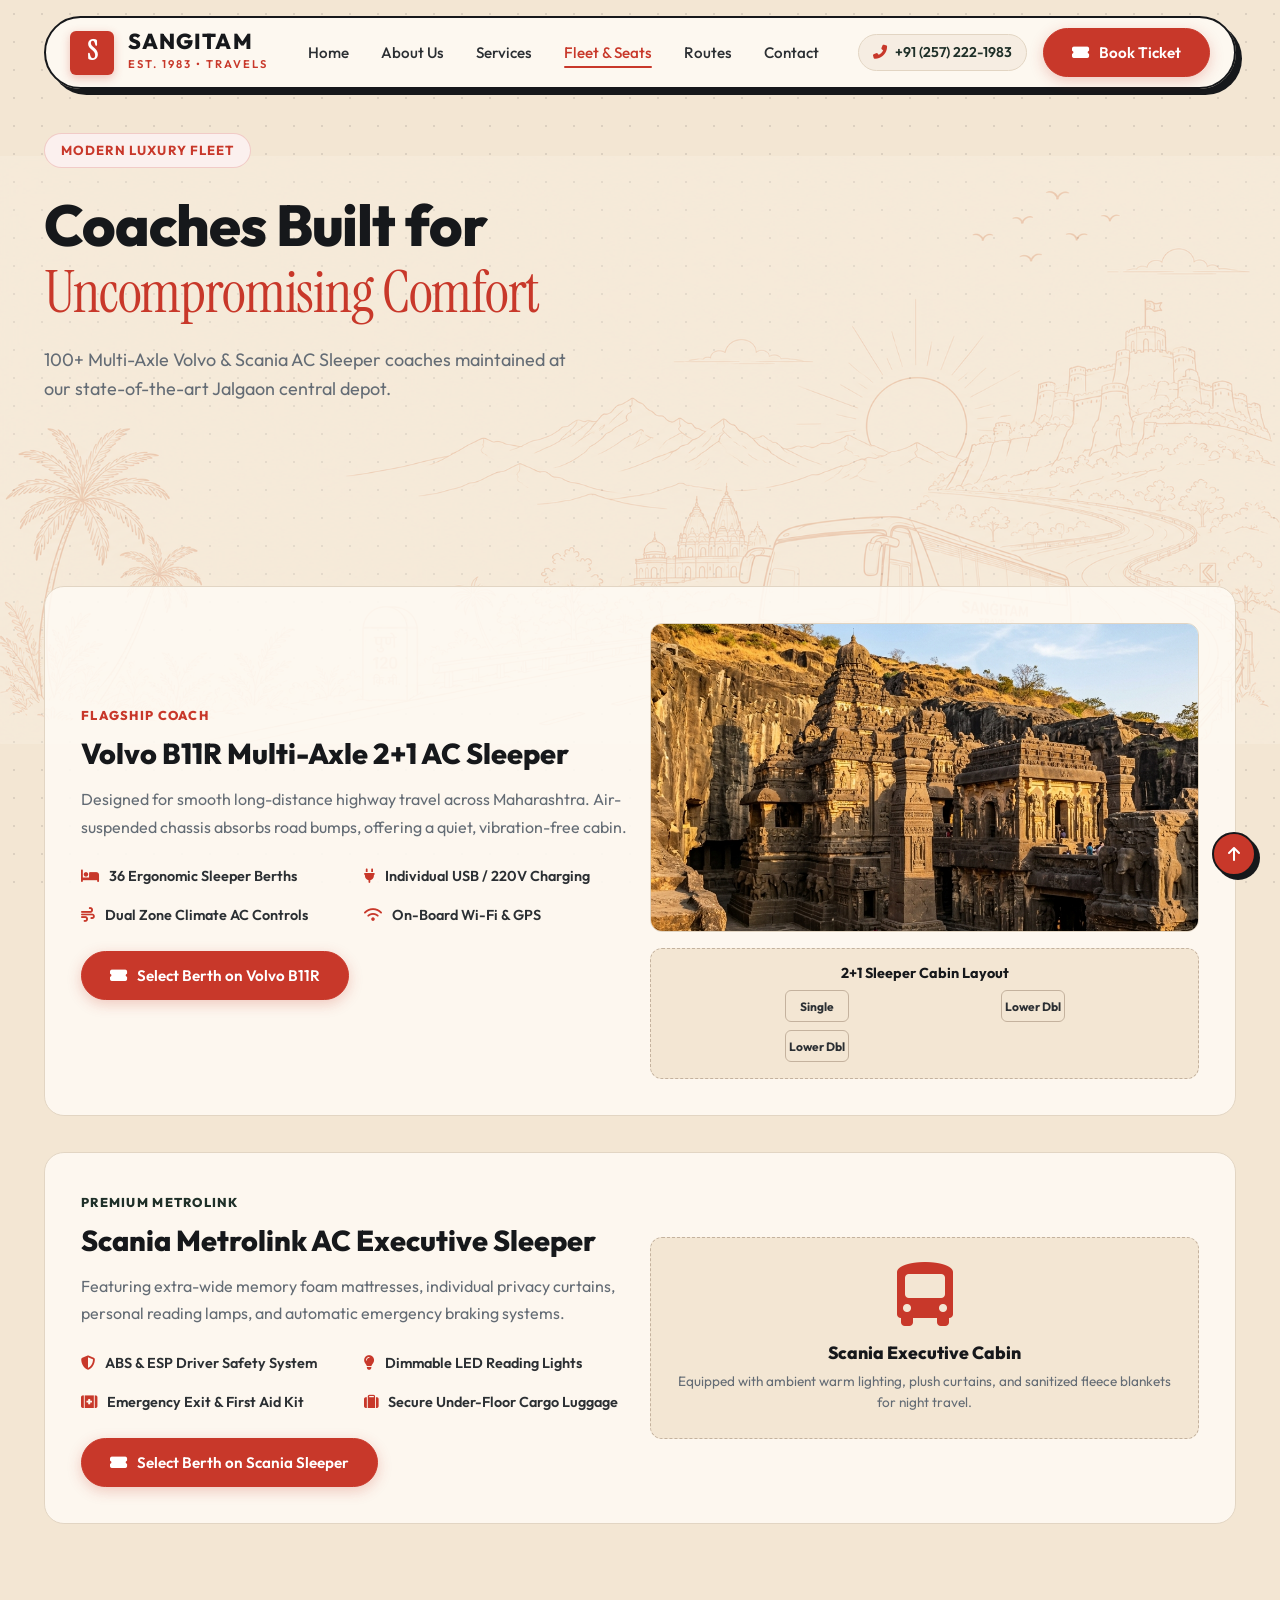
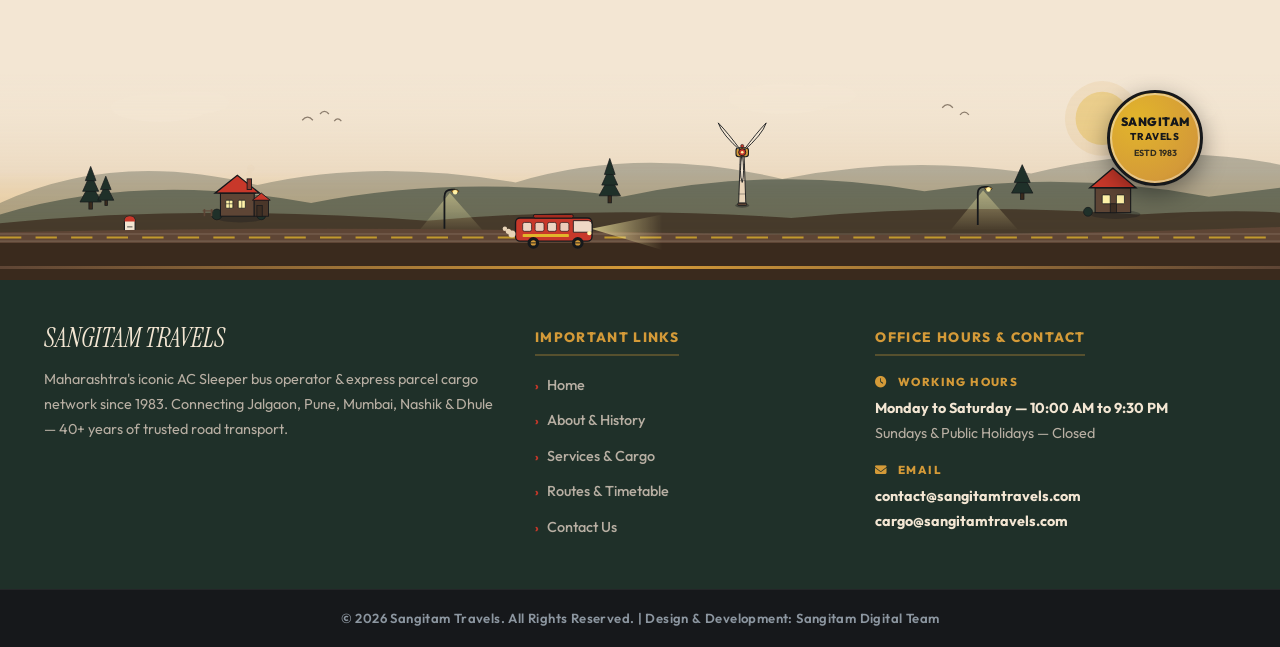
<file: fleet.html>
﻿<!DOCTYPE html>
<html lang="en">
<head>
  <meta charset="UTF-8">
  <meta name="viewport" content="width=device-width, initial-scale=1.0">
  <title>Fleet & Seat Layouts | Sangitam Travels</title>
  <meta name="description" content="Explore Sangitam Travels' modern fleet of 100+ AC Sleeper coaches. View seat maps, berth layouts, amenities (USB charging, blanket, reading lights).">
  
  <link rel="stylesheet" href="css/styles.css">
  <link rel="stylesheet" href="https://cdnjs.cloudflare.com/ajax/libs/font-awesome/6.5.1/css/all.min.css">
</head>
<body>

  <!-- UNIQUE FLOATING GLASSMORPHISM CAPSULE NAVIGATION BAR -->
  <header class="site-header">
    <div class="nav-inner">
      <a href="index.html" class="brand-link">
        <div class="brand-logo-mark">S</div>
        <div>
          <div class="brand-text-name">SANGITAM</div>
          <div class="brand-text-sub">EST. 1983 • TRAVELS</div>
        </div>
      </a>

      <button id="mobileMenuToggle" class="mobile-toggle" aria-label="Toggle navigation menu">
        <i class="fas fa-bars"></i>
      </button>

      <ul id="mainNavMenu" class="nav-links">
        <li><a href="index.html" class="nav-link">Home</a></li>
        <li><a href="about.html" class="nav-link">About Us</a></li>
        <li><a href="services.html" class="nav-link">Services</a></li>
        <li><a href="fleet.html" class="nav-link active">Fleet & Seats</a></li>
        <li><a href="routes.html" class="nav-link">Routes</a></li>
        <li><a href="contact.html" class="nav-link">Contact</a></li>
      </ul>

      <div style="display: flex; align-items: center; gap: 16px;">
        <div class="nav-contact-pill">
          <i class="fas fa-phone-alt" style="color: var(--clr-primary);"></i> +91 (257) 222-1983
        </div>
        <button class="btn btn-primary btn-trigger-modal" data-route="Jalgaon → Pune">
          <i class="fas fa-ticket-alt"></i> Book Ticket
        </button>
      </div>
    </div>
  </header>

  <!-- PAGE HERO -->
  <section style="padding: 60px 0;">
    <div class="container">
      <div style="max-width: 720px;">
        <div class="hero-badge">Modern Luxury Fleet</div>
        <h1 class="hero-headline">Coaches Built for <span class="font-serif highlight-crimson">Uncompromising Comfort</span></h1>
        <p class="hero-lead">100+ Multi-Axle Volvo & Scania AC Sleeper coaches maintained at our state-of-the-art Jalgaon central depot.</p>
      </div>
    </div>
  </section>

  <!-- FLEET SHOWCASE SECTION -->
  <section class="section">
    <div class="container">
      
      <!-- Coach 1 -->
      <div style="background: var(--bg-surface); border: 1px solid var(--clr-border); border-radius: var(--radius-lg); padding: 36px; margin-bottom: 36px;">
        <div class="card-grid-2" style="align-items: center;">
          <div>
            <span style="font-size: 0.8rem; font-weight: 800; color: var(--clr-primary); letter-spacing: 0.1em; text-transform: uppercase;">FLAGSHIP COACH</span>
            <h2 style="font-size: 1.8rem; font-weight: 800; margin: 8px 0 16px;">Volvo B11R Multi-Axle 2+1 AC Sleeper</h2>
            <p style="color: var(--clr-muted); line-height: 1.7; margin-bottom: 24px;">
              Designed for smooth long-distance highway travel across Maharashtra. Air-suspended chassis absorbs road bumps, offering a quiet, vibration-free cabin.
            </p>

            <div style="display: grid; grid-template-columns: repeat(2, 1fr); gap: 16px; margin-bottom: 24px;">
              <div style="display: flex; align-items: center; gap: 10px; font-weight: 600; font-size: 0.9rem;"><i class="fas fa-bed" style="color: var(--clr-primary);"></i> 36 Ergonomic Sleeper Berths</div>
              <div style="display: flex; align-items: center; gap: 10px; font-weight: 600; font-size: 0.9rem;"><i class="fas fa-plug" style="color: var(--clr-primary);"></i> Individual USB / 220V Charging</div>
              <div style="display: flex; align-items: center; gap: 10px; font-weight: 600; font-size: 0.9rem;"><i class="fas fa-wind" style="color: var(--clr-primary);"></i> Dual Zone Climate AC Controls</div>
              <div style="display: flex; align-items: center; gap: 10px; font-weight: 600; font-size: 0.9rem;"><i class="fas fa-wifi" style="color: var(--clr-primary);"></i> On-Board Wi-Fi & GPS</div>
            </div>

            <button class="btn btn-primary btn-trigger-modal" data-route="Jalgaon → Pune (Volvo B11R)">
              <i class="fas fa-ticket-alt"></i> Select Berth on Volvo B11R
            </button>
          </div>

          <!-- COACH PHOTO & SEAT MAP PREVIEW CARD -->
          <div>
            <div class="card-img-container" style="margin-bottom: 16px;">
              <img src="images/dest_ajanta.png" alt="Volvo B11R Multi-Axle AC Sleeper Coach" loading="lazy">
              <div class="card-img-badge">Volvo B11R</div>
            </div>
            <div style="background: var(--bg-canvas); border-radius: var(--radius-md); padding: 16px; border: 1.5px dashed var(--clr-border-strong);">
              <h4 style="font-size: 0.9rem; font-weight: 700; margin-bottom: 8px; text-align: center;">2+1 Sleeper Cabin Layout</h4>
              <div class="seat-grid" style="max-width: 280px; margin: 0 auto;">
                <div class="seat-item" style="height: 32px; font-size: 0.75rem;">Single</div>
                <div class="seat-aisle"></div>
                <div class="seat-item" style="height: 32px; font-size: 0.75rem;">Lower Dbl</div>
                <div class="seat-item" style="height: 32px; font-size: 0.75rem;">Lower Dbl</div>
              </div>
            </div>
          </div>

        </div>
      </div>

      <!-- Coach 2 -->
      <div style="background: var(--bg-surface); border: 1px solid var(--clr-border); border-radius: var(--radius-lg); padding: 36px;">
        <div class="card-grid-2" style="align-items: center;">
          <div>
            <span style="font-size: 0.8rem; font-weight: 800; color: var(--clr-secondary); letter-spacing: 0.1em; text-transform: uppercase;">PREMIUM METROLINK</span>
            <h2 style="font-size: 1.8rem; font-weight: 800; margin: 8px 0 16px;">Scania Metrolink AC Executive Sleeper</h2>
            <p style="color: var(--clr-muted); line-height: 1.7; margin-bottom: 24px;">
              Featuring extra-wide memory foam mattresses, individual privacy curtains, personal reading lamps, and automatic emergency braking systems.
            </p>

            <div style="display: grid; grid-template-columns: repeat(2, 1fr); gap: 16px; margin-bottom: 24px;">
              <div style="display: flex; align-items: center; gap: 10px; font-weight: 600; font-size: 0.9rem;"><i class="fas fa-shield-alt" style="color: var(--clr-primary);"></i> ABS & ESP Driver Safety System</div>
              <div style="display: flex; align-items: center; gap: 10px; font-weight: 600; font-size: 0.9rem;"><i class="fas fa-lightbulb" style="color: var(--clr-primary);"></i> Dimmable LED Reading Lights</div>
              <div style="display: flex; align-items: center; gap: 10px; font-weight: 600; font-size: 0.9rem;"><i class="fas fa-first-aid" style="color: var(--clr-primary);"></i> Emergency Exit & First Aid Kit</div>
              <div style="display: flex; align-items: center; gap: 10px; font-weight: 600; font-size: 0.9rem;"><i class="fas fa-suitcase" style="color: var(--clr-primary);"></i> Secure Under-Floor Cargo Luggage</div>
            </div>

            <button class="btn btn-primary btn-trigger-modal" data-route="Jalgaon → Mumbai (Scania Metrolink)">
              <i class="fas fa-ticket-alt"></i> Select Berth on Scania Sleeper
            </button>
          </div>

          <div style="background: var(--bg-canvas); border: 2px stroke var(--clr-dark); border-radius: var(--radius-md); padding: 24px; border: 1.5px dashed var(--clr-border-strong); text-align: center;">
            <i class="fas fa-bus-alt" style="font-size: 4rem; color: var(--clr-primary); margin-bottom: 16px;"></i>
            <h4 style="font-size: 1.1rem; font-weight: 800; margin-bottom: 8px;">Scania Executive Cabin</h4>
            <p style="font-size: 0.85rem; color: var(--clr-muted);">Equipped with ambient warm lighting, plush curtains, and sanitized fleece blankets for night travel.</p>
          </div>
        </div>
      </div>

    </div>
  </section>

  <!-- BOOKING MODAL -->
  <div id="bookingModal" class="modal-overlay">
    <div class="modal-box">
      <div class="modal-header">
        <div>
          <h3 style="font-size: 1.4rem; font-weight: 800;" id="modalRouteTitle">Jalgaon → Pune</h3>
          <p style="font-size: 0.85rem; color: var(--clr-muted);">Volvo Multi-Axle 2+1 AC Sleeper Coach</p>
        </div>
        <button class="modal-close" aria-label="Close modal"><i class="fas fa-times"></i></button>
      </div>
      <div class="seat-map-wrapper">
        <div class="deck-container">
          <div class="deck-title">Lower Deck Berths</div>
          <div class="seat-grid">
            <div class="seat-item" data-seat="L1">L1</div>
            <div class="seat-item" data-seat="L2">L2</div>
            <div class="seat-aisle"></div>
            <div class="seat-item booked" data-seat="L3">L3</div>
            <div class="seat-item" data-seat="L4">L4</div>
            <div class="seat-item" data-seat="L5">L5</div>
            <div class="seat-aisle"></div>
            <div class="seat-item" data-seat="L6">L6</div>
          </div>
        </div>
        <div class="deck-container">
          <div class="deck-title">Upper Deck Berths</div>
          <div class="seat-grid">
            <div class="seat-item" data-seat="U1">U1</div>
            <div class="seat-item" data-seat="U2">U2</div>
            <div class="seat-aisle"></div>
            <div class="seat-item" data-seat="U3">U3</div>
            <div class="seat-item booked" data-seat="U4">U4</div>
            <div class="seat-item" data-seat="U5">U5</div>
            <div class="seat-aisle"></div>
            <div class="seat-item" data-seat="U6">U6</div>
          </div>
        </div>
      </div>
      <div style="background: var(--bg-surface-alt); padding: 20px; border-radius: var(--radius-md); display: flex; align-items: center; justify-content: space-between;">
        <div>
          <div style="font-size: 0.85rem; color: var(--clr-muted);">Selected Berths: <strong id="selectedSeatsDisplay">None</strong></div>
          <div style="font-size: 1.3rem; font-weight: 800; color: var(--clr-primary);" id="totalPriceDisplay">₹0</div>
        </div>
        <button id="btnConfirmBooking" class="btn btn-primary">Confirm Ticket Booking</button>
      </div>
    </div>
  </div>



  <div class="footer-scene">

    <!-- Richly Detailed SVG Landscape — theme-matched craft paper palette -->
    <svg class="scene-illustration" viewBox="0 0 1440 220" xmlns="http://www.w3.org/2000/svg" preserveAspectRatio="none">
      <defs>
        <linearGradient id="skyGrad" x1="0" y1="0" x2="0" y2="1">
          <stop offset="0%" stop-color="#F3E6D3" stop-opacity="0"/>
          <stop offset="50%" stop-color="#E8D4B8" stop-opacity="0.65"/>
          <stop offset="85%" stop-color="#D49A38" stop-opacity="0.35"/>
          <stop offset="100%" stop-color="#C8382A" stop-opacity="0.15"/>
        </linearGradient>

        <linearGradient id="headlightBeam" x1="0" y1="0" x2="1" y2="0">
          <stop offset="0%" stop-color="#FFF2A8" stop-opacity="0.7"/>
          <stop offset="100%" stop-color="#FFF2A8" stop-opacity="0"/>
        </linearGradient>

        <linearGradient id="lampGlowGrad" x1="0" y1="0" x2="0" y2="1">
          <stop offset="0%" stop-color="#FFF2A8" stop-opacity="0.45"/>
          <stop offset="100%" stop-color="#FFF2A8" stop-opacity="0.02"/>
        </linearGradient>
      </defs>

      <!-- Sky Backdrop -->
      <rect width="1440" height="220" fill="url(#skyGrad)"/>

      <!-- Glowing Sun/Moon Disc -->
      <circle cx="1240" cy="50" r="30" fill="#E2B52B" opacity="0.35"/>
      <circle cx="1240" cy="50" r="42" fill="#D49A38" opacity="0.12"/>

      <!-- Floating Clouds -->
      <g fill="#F3E6D3" opacity="0.6">
        <ellipse cx="180" cy="38" rx="55" ry="16"/>
        <ellipse cx="220" cy="32" rx="38" ry="13"/>
        <ellipse cx="880" cy="28" rx="60" ry="17"/>
        <ellipse cx="925" cy="24" rx="38" ry="12"/>
        <ellipse cx="1320" cy="42" rx="48" ry="14"/>
      </g>

      <!-- Birds flocking in V-formation -->
      <g stroke="#3A2A1D" stroke-width="1.4" fill="none" opacity="0.55">
        <path d="M340,52 Q346,45 352,52"/>
        <path d="M360,45 Q365,39 370,45"/>
        <path d="M376,53 Q380,48 384,53"/>
        <path d="M1060,38 Q1066,31 1072,38"/>
        <path d="M1080,46 Q1085,40 1090,46"/>
      </g>

      <!-- Layer 1: Far Misty Background Hills -->
      <path d="M0,145 Q130,85 290,125 Q420,95 580,122 Q720,80 880,118 Q1020,90 1160,112 Q1310,75 1440,102 L1440,220 L0,220Z" fill="#1F3029" opacity="0.28"/>

      <!-- Layer 2: Midground Hills -->
      <path d="M0,158 Q160,110 350,145 Q520,112 700,138 Q870,102 1040,132 Q1200,108 1360,138 L1440,128 L1440,220 L0,220Z" fill="#1F3029" opacity="0.48"/>

      <!-- Engineered Wind Turbine (Grounded at X=835, Y=145) -->
      <g>
        <!-- Foundation Base Shadow -->
        <ellipse cx="835" cy="148" rx="8" ry="2.5" fill="#16181B" opacity="0.4"/>
        <!-- Concrete Base Pad -->
        <rect x="830" y="145" width="10" height="3" rx="1" fill="#5E4535" stroke="#16181B" stroke-width="0.8"/>
        
        <!-- Tapered Metallic White/Craft Tower Column -->
        <polygon points="831,145 833,88 837,88 839,145" fill="#E8D4B8" stroke="#16181B" stroke-width="1"/>
        <!-- Structural Ring Lines on Tower -->
        <line x1="832" y1="102" x2="838" y2="102" stroke="#16181B" stroke-width="0.7" opacity="0.6"/>
        <line x1="831.5" y1="120" x2="838.5" y2="120" stroke="#16181B" stroke-width="0.7" opacity="0.6"/>
        <line x1="831" y1="135" x2="839" y2="135" stroke="#16181B" stroke-width="0.7" opacity="0.6"/>
        
        <!-- Generator Nacelle Box -->
        <rect x="828" y="83" width="14" height="10" rx="3" fill="#D49A38" stroke="#16181B" stroke-width="1.2"/>
        <!-- Red Aviation Beacon Safety Light -->
        <circle cx="835" cy="81" r="1.8" fill="#C8382A" stroke="#16181B" stroke-width="0.6"/>
        
        <!-- 3 Aerodynamic Airfoil Blades (Centered at X=835, Y=88) -->
        <g class="windmill-blade-group">
          <!-- Blade 1 (Up-Left) -->
          <path d="M835,88 Q818,65 808,55 Q812,68 835,88 Z" fill="#F3E6D3" stroke="#16181B" stroke-width="1"/>
          <!-- Blade 2 (Up-Right) -->
          <path d="M835,88 Q852,65 862,55 Q858,68 835,88 Z" fill="#F3E6D3" stroke="#16181B" stroke-width="1"/>
          <!-- Blade 3 (Down) -->
          <path d="M835,88 Q838,112 835,122 Q831,112 835,88 Z" fill="#F3E6D3" stroke="#16181B" stroke-width="1"/>
        </g>
        
        <!-- Rotor Hub Nose Cone -->
        <circle cx="835" cy="88" r="4" fill="#C8382A" stroke="#16181B" stroke-width="1"/>
        <circle cx="835" cy="88" r="1.5" fill="#FFF2A8"/>
      </g>

      <!-- Multi-tiered Conifer (Pine) Tree Clusters on Mid Hills -->
      <!-- Left Cluster (X=90 - 130) -->
      <g fill="#1F3029" stroke="#16181B" stroke-width="0.8">
        <!-- Tree 1 -->
        <rect x="100" y="142" width="4" height="10" fill="#3A2A1D"/>
        <polygon points="90,144 102,122 114,144"/>
        <polygon points="93,132 102,112 111,132"/>
        <polygon points="96,120 102,104 108,120"/>
        
        <!-- Tree 2 -->
        <rect x="118" y="140" width="3" height="8" fill="#3A2A1D"/>
        <polygon points="110,142 119,124 128,142"/>
        <polygon points="113,130 119,115 125,130"/>
      </g>

      <!-- Center Cluster (X=660 - 710) -->
      <g fill="#1F3029" stroke="#16181B" stroke-width="0.8">
        <rect x="684" y="135" width="4" height="10" fill="#3A2A1D"/>
        <polygon points="674,137 686,115 698,137"/>
        <polygon points="677,125 686,105 695,125"/>
        <polygon points="680,113 686,95 692,113"/>
      </g>

      <!-- Right Cluster (X=1130 - 1170) -->
      <g fill="#1F3029" stroke="#16181B" stroke-width="0.8">
        <rect x="1148" y="132" width="4" height="9" fill="#3A2A1D"/>
        <polygon points="1138,134 1150,112 1162,134"/>
        <polygon points="1141,122 1150,102 1159,122"/>
      </g>

      <!-- Layer 3: Foreground Slope & Ground Contour -->
      <path d="M0,168 Q220,146 480,165 Q680,148 890,162 Q1080,144 1280,158 Q1390,152 1440,156 L1440,220 L0,220Z" fill="#3A2A1D" opacity="0.75"/>

      <!-- GROUNDED VILLAGE COTTAGE 1 (Left - X=250) -->
      <g>
        <!-- Ground Base Shadow & Shrubs -->
        <ellipse cx="270" cy="162" rx="26" ry="5" fill="#16181B" opacity="0.3"/>
        <circle cx="244" cy="158" r="6" fill="#1F3029" stroke="#16181B" stroke-width="0.8"/>
        <circle cx="294" cy="159" r="5" fill="#1F3029" stroke="#16181B" stroke-width="0.8"/>

        <!-- Main Cottage Structure -->
        <rect x="248" y="134" width="38" height="26" fill="#5E4535" stroke="#16181B" stroke-width="1.2"/>
        <!-- Side Porch Extension -->
        <rect x="286" y="142" width="16" height="18" fill="#4A3629" stroke="#16181B" stroke-width="1"/>
        <polygon points="284,142 294,134 304,142" fill="#C8382A" stroke="#16181B" stroke-width="1"/>

        <!-- Terracotta Roof Shingles with Overhang -->
        <polygon points="242,134 267,114 292,134" fill="#C8382A" stroke="#16181B" stroke-width="1.5"/>
        <line x1="246" y1="134" x2="288" y2="134" stroke="#16181B" stroke-width="1"/>

        <!-- Brick Chimney + Smoke -->
        <rect x="278" y="118" width="5" height="12" fill="#8C3B2F" stroke="#16181B" stroke-width="1"/>
        <circle cx="280" cy="112" r="3" fill="#E8D4B8" opacity="0.4"/>
        <circle cx="282" cy="106" r="4" fill="#E8D4B8" opacity="0.25"/>

        <!-- Illuminated Multi-Pane Windows & Door -->
        <rect x="254" y="142" width="8" height="9" fill="#FFF2A8" rx="1" stroke="#16181B" stroke-width="0.8"/>
        <line x1="258" y1="142" x2="258" y2="151" stroke="#16181B" stroke-width="0.6"/>
        <line x1="254" y1="146" x2="262" y2="146" stroke="#16181B" stroke-width="0.6"/>
        
        <rect x="268" y="142" width="8" height="9" fill="#FFF2A8" rx="1" stroke="#16181B" stroke-width="0.8"/>
        <line x1="272" y1="142" x2="272" y2="151" stroke="#16181B" stroke-width="0.6"/>

        <rect x="289" y="148" width="6" height="12" fill="#3D2E23" stroke="#16181B" stroke-width="0.8"/>
        
        <!-- Wooden Fence at Cottage Base -->
        <line x1="230" y1="160" x2="230" y2="152" stroke="#5E4535" stroke-width="1.8"/>
        <line x1="238" y1="160" x2="238" y2="152" stroke="#5E4535" stroke-width="1.8"/>
        <line x1="228" y1="154" x2="240" y2="154" stroke="#5E4535" stroke-width="1.2"/>
      </g>

      <!-- GROUNDED VILLAGE COTTAGE 2 (Right - X=1230) -->
      <g>
        <!-- Ground Base Shadow & Fence -->
        <ellipse cx="1255" cy="158" rx="28" ry="5" fill="#16181B" opacity="0.3"/>
        <circle cx="1224" cy="155" r="5" fill="#1F3029" stroke="#16181B" stroke-width="0.8"/>

        <!-- Cottage Body -->
        <rect x="1232" y="128" width="40" height="28" fill="#5E4535" stroke="#16181B" stroke-width="1.2"/>
        
        <!-- Slanted Clay Roof -->
        <polygon points="1226,128 1252,106 1278,128" fill="#C8382A" stroke="#16181B" stroke-width="1.5"/>
        
        <!-- Windows & Entrance Porch -->
        <rect x="1240" y="136" width="9" height="10" fill="#FFF2A8" rx="1" stroke="#16181B" stroke-width="0.8"/>
        <rect x="1256" y="136" width="9" height="10" fill="#FFF2A8" rx="1" stroke="#16181B" stroke-width="0.8"/>
        <rect x="1249" y="146" width="7" height="10" fill="#3D2E23" stroke="#16181B" stroke-width="0.8"/>
      </g>

      <!-- Curved Goose-Neck Highway Lamp Post (Left - X=500) -->
      <g>
        <!-- Smooth Light Cone onto Road -->
        <polygon points="506,134 545,178 470,178" fill="url(#lampGlowGrad)"/>
        <!-- Steel Pole -->
        <path d="M500,174 L500,138 Q500,130 508,130 L512,130" fill="none" stroke="#16181B" stroke-width="2"/>
        <!-- Lantern Fixture & Bulb -->
        <ellipse cx="512" cy="132" rx="4" ry="2" fill="#D49A38" stroke="#16181B" stroke-width="0.8"/>
        <circle cx="512" cy="133" r="2.5" fill="#FFF2A8"/>
      </g>

      <!-- Curved Goose-Neck Highway Lamp Post (Right - X=1100) -->
      <g>
        <polygon points="1106,131 1145,175 1070,175" fill="url(#lampGlowGrad)"/>
        <path d="M1100,170 L1100,134 Q1100,127 1108,127 L1112,127" fill="none" stroke="#16181B" stroke-width="2"/>
        <ellipse cx="1112" cy="129" rx="4" ry="2" fill="#D49A38" stroke="#16181B" stroke-width="0.8"/>
        <circle cx="1112" cy="130" r="2.5" fill="#FFF2A8"/>
      </g>

      <!-- Highway Milestone Stone (X=140) -->
      <g>
        <path d="M140,178 L140,166 Q140,160 146,160 Q152,160 152,166 L152,178 Z" fill="#F3E6D3" stroke="#16181B" stroke-width="1.2"/>
        <path d="M140,166 Q140,160 146,160 Q152,160 152,166 Z" fill="#C8382A"/>
        <line x1="143" y1="172" x2="149" y2="172" stroke="#16181B" stroke-width="0.8"/>
      </g>

      <!-- Asphalt Road Surface -->
      <path d="M0,178 Q360,170 720,178 T1440,172 L1440,220 L0,220Z" fill="#5E4535"/>
      <path d="M0,190 L1440,190 L1440,220 L0,220Z" fill="#3A2A1D"/>

      <!-- Road Shoulder Lines -->
      <line x1="0" y1="180" x2="1440" y2="180" stroke="#C4B29E" stroke-width="1" opacity="0.35"/>
      <line x1="0" y1="188" x2="1440" y2="188" stroke="#C4B29E" stroke-width="1" opacity="0.35"/>

      <!-- Dashed Yellow Center Divider -->
      <line x1="0" y1="184" x2="1440" y2="184" stroke="#E2B52B" stroke-width="2.2" stroke-dasharray="24,16" opacity="0.75"/>

      <!-- DYNAMICALLY ANIMATED DRIVING SANGITAM BUS GROUP -->
      <g class="animated-bus-group">
        <g class="bus-chassis">
          
          <!-- Headlight Glowing Cone -->
          <polygon points="665,174 745,158 745,198" fill="url(#headlightBeam)"/>

          <!-- Bus Body (Sangitam Crimson) -->
          <rect x="580" y="162" width="86" height="26" rx="5" fill="#C8382A" stroke="#16181B" stroke-width="1.5"/>
          
          <!-- Roof Air Conditioner Pod -->
          <rect x="600" y="158" width="45" height="4" rx="2" fill="#A52B1F" stroke="#16181B" stroke-width="1"/>
          
          <!-- Sleeper Windows -->
          <rect x="588" y="167" width="10" height="10" rx="2" fill="#F3E6D3" opacity="0.9" stroke="#16181B" stroke-width="0.8"/>
          <rect x="602" y="167" width="10" height="10" rx="2" fill="#F3E6D3" opacity="0.85" stroke="#16181B" stroke-width="0.8"/>
          <rect x="616" y="167" width="10" height="10" rx="2" fill="#F3E6D3" opacity="0.9" stroke="#16181B" stroke-width="0.8"/>
          <rect x="630" y="167" width="10" height="10" rx="2" fill="#F3E6D3" opacity="0.85" stroke="#16181B" stroke-width="0.8"/>
          
          <!-- Driver Front Windshield -->
          <path d="M645,165 L662,165 Q666,165 666,169 L666,178 L645,178 Z" fill="#F3E6D3" opacity="0.92" stroke="#16181B" stroke-width="1"/>
          
          <!-- Gold Sangitam Branding Stripe -->
          <rect x="588" y="180" width="52" height="3.5" rx="1" fill="#E2B52B"/>
          
          <!-- Headlight Lamp -->
          <circle cx="663" cy="179" r="2.5" fill="#FFF2A8"/>

          <!-- Animated Exhaust Smoke Particles -->
          <circle class="smoke-particle" cx="576" cy="180" r="4" fill="#E8D4B8"/>
          <circle class="smoke-particle-2" cx="572" cy="177" r="3" fill="#E8D4B8"/>
          <circle class="smoke-particle-3" cx="568" cy="174" r="2.5" fill="#E8D4B8"/>

          <!-- Front & Rear Wheels -->
          <g transform="translate(600, 190)">
            <circle cx="0" cy="0" r="6.5" fill="#16181B"/>
            <circle cx="0" cy="0" r="3" fill="#D49A38"/>
            <line class="wheel-spin" x1="-3" y1="0" x2="3" y2="0" stroke="#16181B" stroke-width="1"/>
          </g>

          <g transform="translate(650, 190)">
            <circle cx="0" cy="0" r="6.5" fill="#16181B"/>
            <circle cx="0" cy="0" r="3" fill="#D49A38"/>
            <line class="wheel-spin" x1="-3" y1="0" x2="3" y2="0" stroke="#16181B" stroke-width="1"/>
          </g>

        </g>
      </g>
    </svg>

    <!-- Thin earth-ground stripe -->
    <div class="footer-earth"></div>

    <!-- Floating heritage seal badge -->
    <a href="about.html" class="footer-seal">
      <span style="font-size:0.75rem; font-weight:900; line-height:1.1; letter-spacing:0.04em;">SANGITAM</span>
      <span style="font-size:0.62rem; font-weight:800; text-transform:uppercase; letter-spacing:0.08em; margin: 1px 0;">TRAVELS</span>
      <span style="font-size:0.55rem; font-weight:700; opacity:0.85;">ESTD 1983</span>
    </a>

    <!-- Teal content band -->
    <footer class="footer-body">
      <div class="container">
        <div class="footer-body-grid">

          <!-- Col 1: Brand -->
          <div>
            <h3>SANGITAM TRAVELS</h3>
            <p>Maharashtra's iconic AC Sleeper bus operator & express parcel cargo network since 1983. Connecting Jalgaon, Pune, Mumbai, Nashik & Dhule — 40+ years of trusted road transport.</p>
          </div>

          <!-- Col 2: Important Links -->
          <div>
            <h4>Important Links</h4>
            <ul class="footer-scene-links">
              <li><a href="index.html"><span class="link-arrow">›</span> Home</a></li>
              <li><a href="about.html"><span class="link-arrow">›</span> About & History</a></li>
              <li><a href="services.html"><span class="link-arrow">›</span> Services & Cargo</a></li>
              <li><a href="routes.html"><span class="link-arrow">›</span> Routes & Timetable</a></li>
              <li><a href="contact.html"><span class="link-arrow">›</span> Contact Us</a></li>
            </ul>
          </div>

          <!-- Col 3: Office Hours & Contact -->
          <div class="footer-contact-block">
            <h4>Office Hours & Contact</h4>
            <p>
              <span class="label"><i class="fas fa-clock"></i> Working Hours</span>
              <strong>Monday to Saturday — 10:00 AM to 9:30 PM</strong><br>
              Sundays & Public Holidays — Closed
            </p>
            <p>
              <span class="label"><i class="fas fa-envelope"></i> Email</span>
              <strong>contact@sangitamtravels.com</strong><br>
              <strong>cargo@sangitamtravels.com</strong>
            </p>
          </div>

        </div>
      </div>

      <!-- Copyright strip -->
      <div class="footer-copyright">
        © 2026 Sangitam Travels. All Rights Reserved. | Design & Development: Sangitam Digital Team
      </div>
    </footer>
  </div>

  <!-- Fixed scroll-to-top button -->
  <button class="scene-scroll-top" onclick="window.scrollTo({top:0,behavior:'smooth'})" aria-label="Scroll to top">
    <i class="fas fa-arrow-up"></i>
  </button>

  <script src="js/main.js"></script>
</body>
</html>
</file>
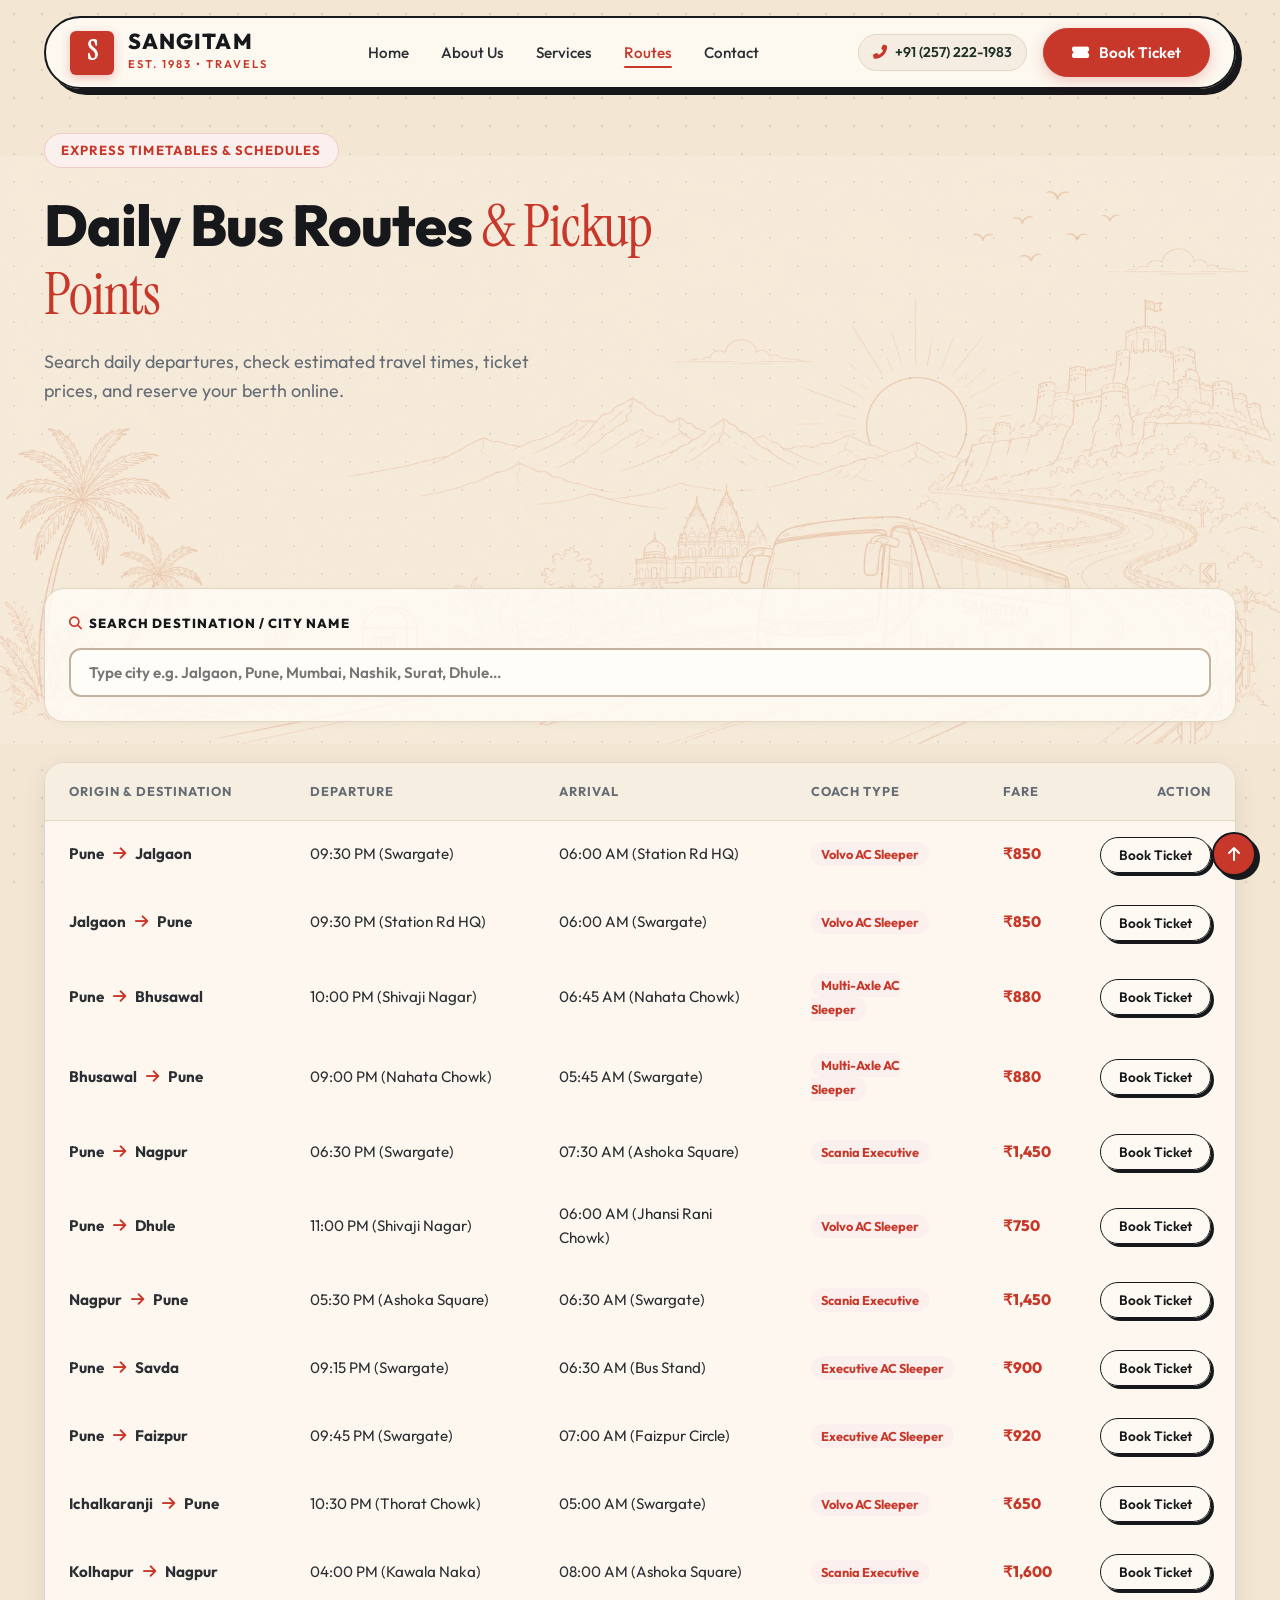
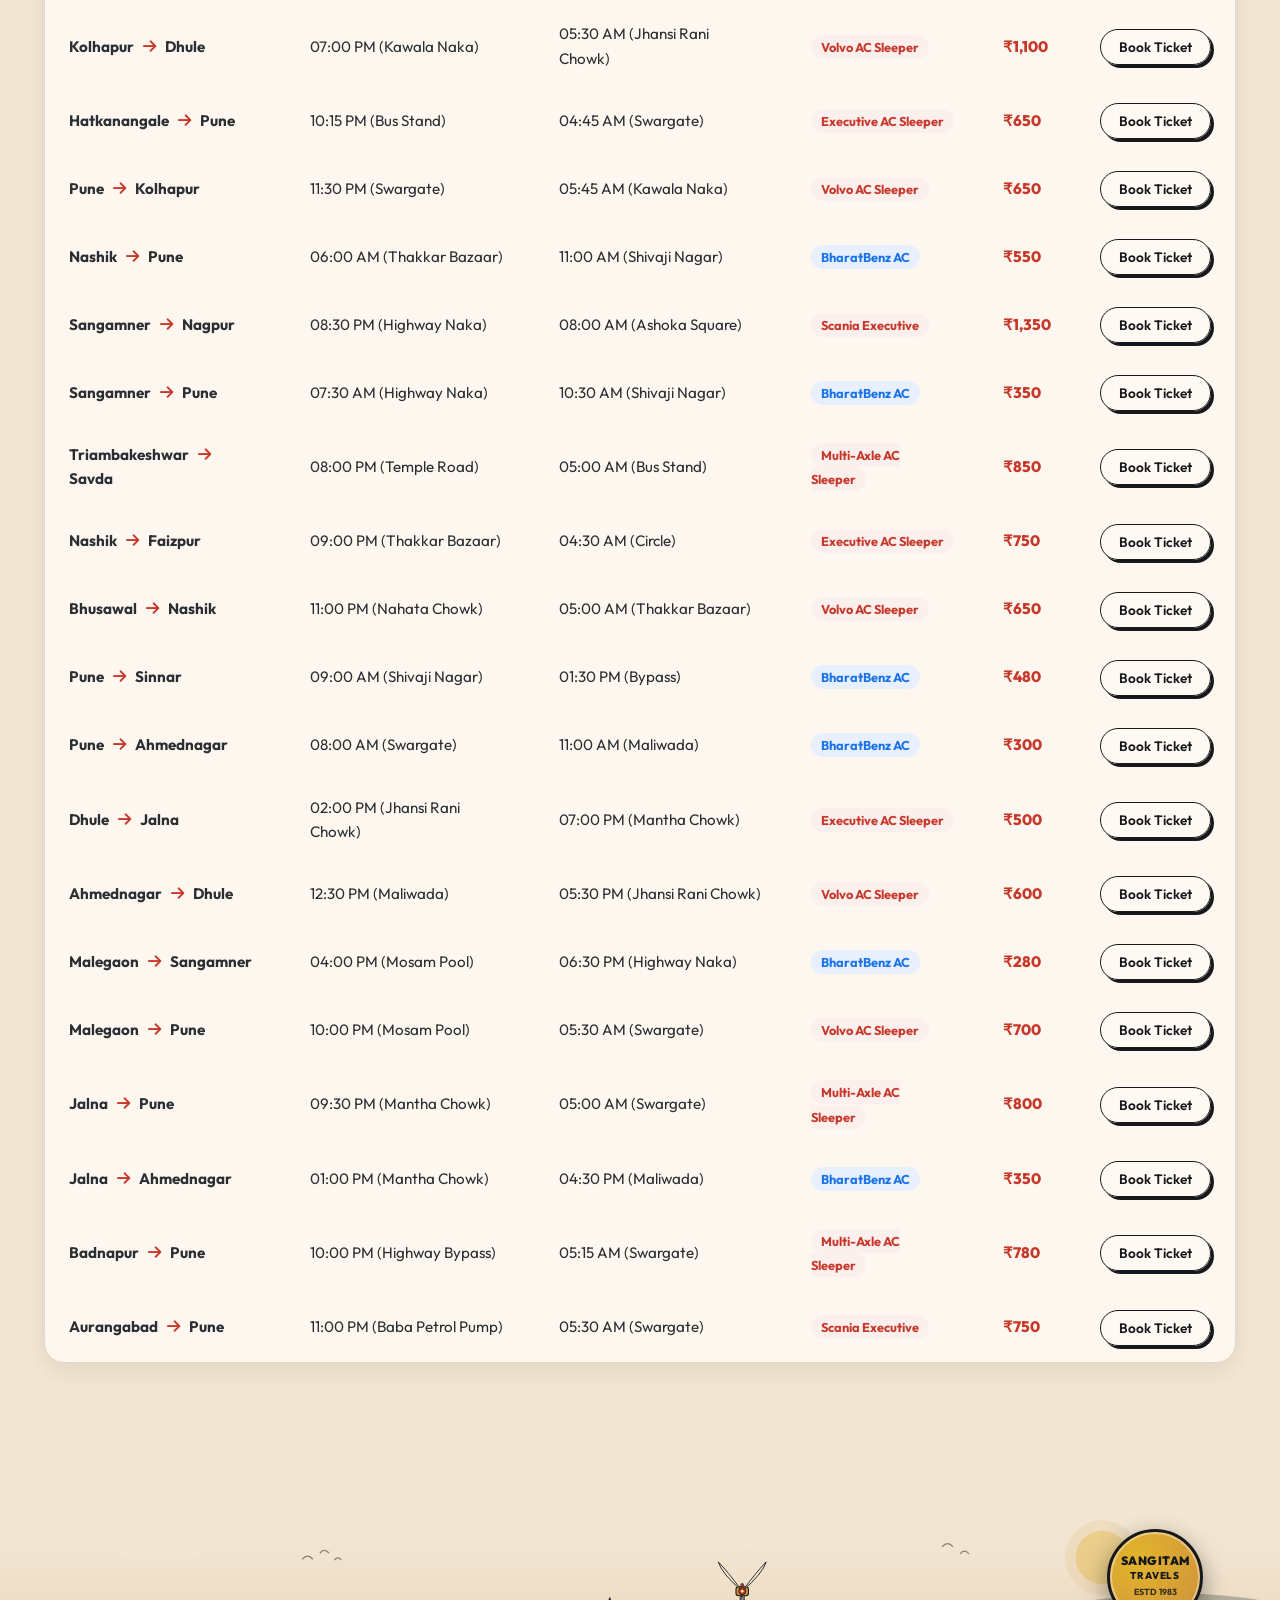
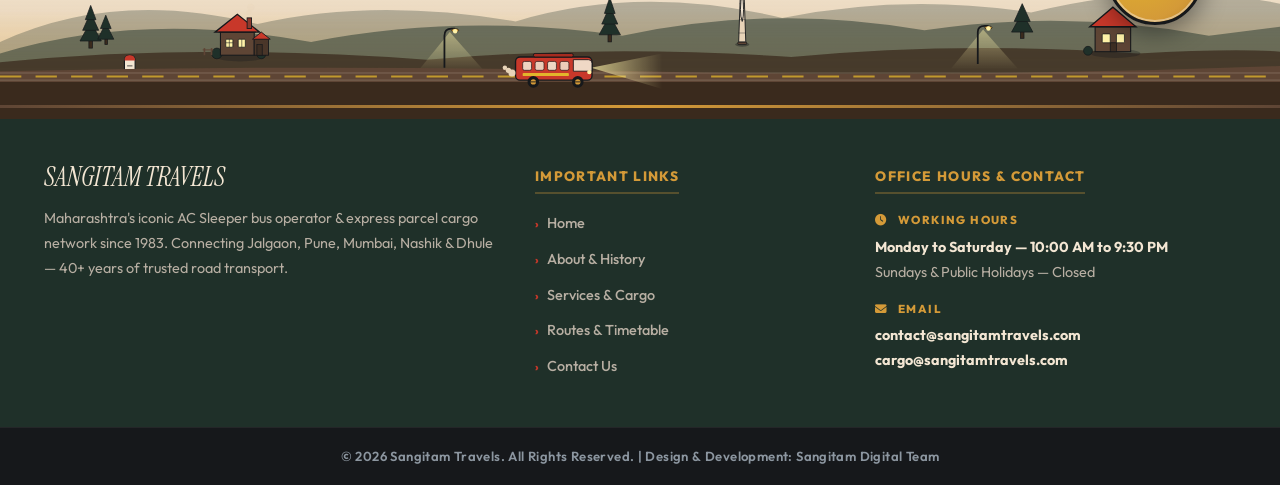
<file: routes.html>
﻿<!DOCTYPE html>
<html lang="en">
<head>
  <meta charset="UTF-8">
  <meta name="viewport" content="width=device-width, initial-scale=1.0">
  <title>Bus Routes & Timetable | Sangitam Travels</title>
  <meta name="description" content="View Sangitam Travels daily bus schedules, departure times, ticket fares, and pickup points across Maharashtra (Jalgaon, Pune, Mumbai, Nashik, Surat).">
  
  <link rel="stylesheet" href="css/styles.css">
  <link rel="stylesheet" href="https://cdnjs.cloudflare.com/ajax/libs/font-awesome/6.5.1/css/all.min.css">
</head>
<body>

  <!-- UNIQUE FLOATING GLASSMORPHISM CAPSULE NAVIGATION BAR -->
  <header class="site-header">
    <div class="nav-inner">
      <a href="index.html" class="brand-link">
        <div class="brand-logo-mark">S</div>
        <div>
          <div class="brand-text-name">SANGITAM</div>
          <div class="brand-text-sub">EST. 1983 • TRAVELS</div>
        </div>
      </a>

      <button id="mobileMenuToggle" class="mobile-toggle" aria-label="Toggle navigation menu">
        <i class="fas fa-bars"></i>
      </button>

      <ul id="mainNavMenu" class="nav-links">
        <li><a href="index.html" class="nav-link">Home</a></li>
        <li><a href="about.html" class="nav-link">About Us</a></li>
        <li><a href="services.html" class="nav-link">Services</a></li>
        <li><a href="routes.html" class="nav-link active">Routes</a></li>
        <li><a href="contact.html" class="nav-link">Contact</a></li>
      </ul>

      <div style="display: flex; align-items: center; gap: 16px;">
        <div class="nav-contact-pill">
          <i class="fas fa-phone-alt" style="color: var(--clr-primary);"></i> +91 (257) 222-1983
        </div>
        <button class="btn btn-primary btn-trigger-modal" data-route="Jalgaon → Pune">
          <i class="fas fa-ticket-alt"></i> Book Ticket
        </button>
      </div>
    </div>
  </header>

  <!-- PAGE HERO -->
  <section style="padding: 60px 0;">
    <div class="container">
      <div style="max-width: 720px;">
        <div class="hero-badge">Express Timetables & Schedules</div>
        <h1 class="hero-headline">Daily Bus Routes <span class="font-serif highlight-crimson">& Pickup Points</span></h1>
        <p class="hero-lead">Search daily departures, check estimated travel times, ticket prices, and reserve your berth online.</p>
      </div>
    </div>
  </section>

  <!-- SEARCH & TIMETABLE SECTION -->
  <section class="section">
    <div class="container">
      
      <!-- Route Filter Input -->
      <div style="background: var(--bg-surface); border: 1px solid var(--clr-border); border-radius: var(--radius-lg); padding: 24px; margin-bottom: 40px; box-shadow: var(--shadow-sm);">
        <div class="form-group">
          <label for="routeSearchInput"><i class="fas fa-search" style="color: var(--clr-primary);"></i> Search Destination / City Name</label>
          <input type="text" id="routeSearchInput" class="form-control" placeholder="Type city e.g. Jalgaon, Pune, Mumbai, Nashik, Surat, Dhule...">
        </div>
      </div>

      <!-- Timetable Table -->
      <div style="background: var(--bg-surface); border: 1px solid var(--clr-border); border-radius: var(--radius-lg); overflow: hidden; box-shadow: var(--shadow-md);">
        <div style="overflow-x: auto;">
          <table style="width: 100%; border-collapse: collapse; text-align: left; font-size: 0.95rem;">
            <thead>
              <tr style="background-color: var(--bg-surface-alt); border-bottom: 1px solid var(--clr-border); font-size: 0.8rem; font-weight: 800; text-transform: uppercase; letter-spacing: 0.08em; color: var(--clr-muted);">
                <th style="padding: 18px 24px;">Origin & Destination</th>
                <th style="padding: 18px 24px;">Departure</th>
                <th style="padding: 18px 24px;">Arrival</th>
                <th style="padding: 18px 24px;">Coach Type</th>
                <th style="padding: 18px 24px;">Fare</th>
                <th style="padding: 18px 24px; text-align: right;">Action</th>
              </tr>
            </thead>
            <tbody>
              
              <!-- 1. Pune → Jalgaon -->
              <tr class="route-table-row" style="border-bottom: 1px solid var(--clr-border-subtle);">
                <td style="padding: 16px 24px; font-weight: 700;">Pune <i class="fas fa-arrow-right" style="color: var(--clr-primary); margin: 0 6px;"></i> Jalgaon</td>
                <td style="padding: 16px 24px;">09:30 PM (Swargate)</td>
                <td style="padding: 16px 24px;">06:00 AM (Station Rd HQ)</td>
                <td style="padding: 16px 24px;"><span style="background: var(--clr-primary-light); color: var(--clr-primary); padding: 4px 10px; border-radius: 99px; font-size: 0.8rem; font-weight: 700;">Volvo AC Sleeper</span></td>
                <td style="padding: 16px 24px; font-weight: 800; color: var(--clr-primary);">₹850</td>
                <td style="padding: 16px 24px; text-align: right;">
                  <button class="btn btn-secondary btn-sm btn-trigger-modal" data-route="Pune → Jalgaon">Book Ticket</button>
                </td>
              </tr>

              <!-- 2. Jalgaon → Pune -->
              <tr class="route-table-row" style="border-bottom: 1px solid var(--clr-border-subtle);">
                <td style="padding: 16px 24px; font-weight: 700;">Jalgaon <i class="fas fa-arrow-right" style="color: var(--clr-primary); margin: 0 6px;"></i> Pune</td>
                <td style="padding: 16px 24px;">09:30 PM (Station Rd HQ)</td>
                <td style="padding: 16px 24px;">06:00 AM (Swargate)</td>
                <td style="padding: 16px 24px;"><span style="background: var(--clr-primary-light); color: var(--clr-primary); padding: 4px 10px; border-radius: 99px; font-size: 0.8rem; font-weight: 700;">Volvo AC Sleeper</span></td>
                <td style="padding: 16px 24px; font-weight: 800; color: var(--clr-primary);">₹850</td>
                <td style="padding: 16px 24px; text-align: right;">
                  <button class="btn btn-secondary btn-sm btn-trigger-modal" data-route="Jalgaon → Pune">Book Ticket</button>
                </td>
              </tr>

              <!-- 3. Pune → Bhusawal -->
              <tr class="route-table-row" style="border-bottom: 1px solid var(--clr-border-subtle);">
                <td style="padding: 16px 24px; font-weight: 700;">Pune <i class="fas fa-arrow-right" style="color: var(--clr-primary); margin: 0 6px;"></i> Bhusawal</td>
                <td style="padding: 16px 24px;">10:00 PM (Shivaji Nagar)</td>
                <td style="padding: 16px 24px;">06:45 AM (Nahata Chowk)</td>
                <td style="padding: 16px 24px;"><span style="background: var(--clr-primary-light); color: var(--clr-primary); padding: 4px 10px; border-radius: 99px; font-size: 0.8rem; font-weight: 700;">Multi-Axle AC Sleeper</span></td>
                <td style="padding: 16px 24px; font-weight: 800; color: var(--clr-primary);">₹880</td>
                <td style="padding: 16px 24px; text-align: right;">
                  <button class="btn btn-secondary btn-sm btn-trigger-modal" data-route="Pune → Bhusawal">Book Ticket</button>
                </td>
              </tr>

              <!-- 4. Bhusawal → Pune -->
              <tr class="route-table-row" style="border-bottom: 1px solid var(--clr-border-subtle);">
                <td style="padding: 16px 24px; font-weight: 700;">Bhusawal <i class="fas fa-arrow-right" style="color: var(--clr-primary); margin: 0 6px;"></i> Pune</td>
                <td style="padding: 16px 24px;">09:00 PM (Nahata Chowk)</td>
                <td style="padding: 16px 24px;">05:45 AM (Swargate)</td>
                <td style="padding: 16px 24px;"><span style="background: var(--clr-primary-light); color: var(--clr-primary); padding: 4px 10px; border-radius: 99px; font-size: 0.8rem; font-weight: 700;">Multi-Axle AC Sleeper</span></td>
                <td style="padding: 16px 24px; font-weight: 800; color: var(--clr-primary);">₹880</td>
                <td style="padding: 16px 24px; text-align: right;">
                  <button class="btn btn-secondary btn-sm btn-trigger-modal" data-route="Bhusawal → Pune">Book Ticket</button>
                </td>
              </tr>

              <!-- 5. Pune → Nagpur -->
              <tr class="route-table-row" style="border-bottom: 1px solid var(--clr-border-subtle);">
                <td style="padding: 16px 24px; font-weight: 700;">Pune <i class="fas fa-arrow-right" style="color: var(--clr-primary); margin: 0 6px;"></i> Nagpur</td>
                <td style="padding: 16px 24px;">06:30 PM (Swargate)</td>
                <td style="padding: 16px 24px;">07:30 AM (Ashoka Square)</td>
                <td style="padding: 16px 24px;"><span style="background: var(--clr-primary-light); color: var(--clr-primary); padding: 4px 10px; border-radius: 99px; font-size: 0.8rem; font-weight: 700;">Scania Executive</span></td>
                <td style="padding: 16px 24px; font-weight: 800; color: var(--clr-primary);">₹1,450</td>
                <td style="padding: 16px 24px; text-align: right;">
                  <button class="btn btn-secondary btn-sm btn-trigger-modal" data-route="Pune → Nagpur">Book Ticket</button>
                </td>
              </tr>

              <!-- 6. Pune → Dhule -->
              <tr class="route-table-row" style="border-bottom: 1px solid var(--clr-border-subtle);">
                <td style="padding: 16px 24px; font-weight: 700;">Pune <i class="fas fa-arrow-right" style="color: var(--clr-primary); margin: 0 6px;"></i> Dhule</td>
                <td style="padding: 16px 24px;">11:00 PM (Shivaji Nagar)</td>
                <td style="padding: 16px 24px;">06:00 AM (Jhansi Rani Chowk)</td>
                <td style="padding: 16px 24px;"><span style="background: var(--clr-primary-light); color: var(--clr-primary); padding: 4px 10px; border-radius: 99px; font-size: 0.8rem; font-weight: 700;">Volvo AC Sleeper</span></td>
                <td style="padding: 16px 24px; font-weight: 800; color: var(--clr-primary);">₹750</td>
                <td style="padding: 16px 24px; text-align: right;">
                  <button class="btn btn-secondary btn-sm btn-trigger-modal" data-route="Pune → Dhule">Book Ticket</button>
                </td>
              </tr>

              <!-- 7. Nagpur → Pune -->
              <tr class="route-table-row" style="border-bottom: 1px solid var(--clr-border-subtle);">
                <td style="padding: 16px 24px; font-weight: 700;">Nagpur <i class="fas fa-arrow-right" style="color: var(--clr-primary); margin: 0 6px;"></i> Pune</td>
                <td style="padding: 16px 24px;">05:30 PM (Ashoka Square)</td>
                <td style="padding: 16px 24px;">06:30 AM (Swargate)</td>
                <td style="padding: 16px 24px;"><span style="background: var(--clr-primary-light); color: var(--clr-primary); padding: 4px 10px; border-radius: 99px; font-size: 0.8rem; font-weight: 700;">Scania Executive</span></td>
                <td style="padding: 16px 24px; font-weight: 800; color: var(--clr-primary);">₹1,450</td>
                <td style="padding: 16px 24px; text-align: right;">
                  <button class="btn btn-secondary btn-sm btn-trigger-modal" data-route="Nagpur → Pune">Book Ticket</button>
                </td>
              </tr>

              <!-- 8. Pune → Savda -->
              <tr class="route-table-row" style="border-bottom: 1px solid var(--clr-border-subtle);">
                <td style="padding: 16px 24px; font-weight: 700;">Pune <i class="fas fa-arrow-right" style="color: var(--clr-primary); margin: 0 6px;"></i> Savda</td>
                <td style="padding: 16px 24px;">09:15 PM (Swargate)</td>
                <td style="padding: 16px 24px;">06:30 AM (Bus Stand)</td>
                <td style="padding: 16px 24px;"><span style="background: var(--clr-primary-light); color: var(--clr-primary); padding: 4px 10px; border-radius: 99px; font-size: 0.8rem; font-weight: 700;">Executive AC Sleeper</span></td>
                <td style="padding: 16px 24px; font-weight: 800; color: var(--clr-primary);">₹900</td>
                <td style="padding: 16px 24px; text-align: right;">
                  <button class="btn btn-secondary btn-sm btn-trigger-modal" data-route="Pune → Savda">Book Ticket</button>
                </td>
              </tr>

              <!-- 9. Pune → Faizpur -->
              <tr class="route-table-row" style="border-bottom: 1px solid var(--clr-border-subtle);">
                <td style="padding: 16px 24px; font-weight: 700;">Pune <i class="fas fa-arrow-right" style="color: var(--clr-primary); margin: 0 6px;"></i> Faizpur</td>
                <td style="padding: 16px 24px;">09:45 PM (Swargate)</td>
                <td style="padding: 16px 24px;">07:00 AM (Faizpur Circle)</td>
                <td style="padding: 16px 24px;"><span style="background: var(--clr-primary-light); color: var(--clr-primary); padding: 4px 10px; border-radius: 99px; font-size: 0.8rem; font-weight: 700;">Executive AC Sleeper</span></td>
                <td style="padding: 16px 24px; font-weight: 800; color: var(--clr-primary);">₹920</td>
                <td style="padding: 16px 24px; text-align: right;">
                  <button class="btn btn-secondary btn-sm btn-trigger-modal" data-route="Pune → Faizpur">Book Ticket</button>
                </td>
              </tr>

              <!-- 10. Ichalkaranji → Pune -->
              <tr class="route-table-row" style="border-bottom: 1px solid var(--clr-border-subtle);">
                <td style="padding: 16px 24px; font-weight: 700;">Ichalkaranji <i class="fas fa-arrow-right" style="color: var(--clr-primary); margin: 0 6px;"></i> Pune</td>
                <td style="padding: 16px 24px;">10:30 PM (Thorat Chowk)</td>
                <td style="padding: 16px 24px;">05:00 AM (Swargate)</td>
                <td style="padding: 16px 24px;"><span style="background: var(--clr-primary-light); color: var(--clr-primary); padding: 4px 10px; border-radius: 99px; font-size: 0.8rem; font-weight: 700;">Volvo AC Sleeper</span></td>
                <td style="padding: 16px 24px; font-weight: 800; color: var(--clr-primary);">₹650</td>
                <td style="padding: 16px 24px; text-align: right;">
                  <button class="btn btn-secondary btn-sm btn-trigger-modal" data-route="Ichalkaranji → Pune">Book Ticket</button>
                </td>
              </tr>

              <!-- 11. Kolhapur → Nagpur -->
              <tr class="route-table-row" style="border-bottom: 1px solid var(--clr-border-subtle);">
                <td style="padding: 16px 24px; font-weight: 700;">Kolhapur <i class="fas fa-arrow-right" style="color: var(--clr-primary); margin: 0 6px;"></i> Nagpur</td>
                <td style="padding: 16px 24px;">04:00 PM (Kawala Naka)</td>
                <td style="padding: 16px 24px;">08:00 AM (Ashoka Square)</td>
                <td style="padding: 16px 24px;"><span style="background: var(--clr-primary-light); color: var(--clr-primary); padding: 4px 10px; border-radius: 99px; font-size: 0.8rem; font-weight: 700;">Scania Executive</span></td>
                <td style="padding: 16px 24px; font-weight: 800; color: var(--clr-primary);">₹1,600</td>
                <td style="padding: 16px 24px; text-align: right;">
                  <button class="btn btn-secondary btn-sm btn-trigger-modal" data-route="Kolhapur → Nagpur">Book Ticket</button>
                </td>
              </tr>

              <!-- 12. Kolhapur → Dhule -->
              <tr class="route-table-row" style="border-bottom: 1px solid var(--clr-border-subtle);">
                <td style="padding: 16px 24px; font-weight: 700;">Kolhapur <i class="fas fa-arrow-right" style="color: var(--clr-primary); margin: 0 6px;"></i> Dhule</td>
                <td style="padding: 16px 24px;">07:00 PM (Kawala Naka)</td>
                <td style="padding: 16px 24px;">05:30 AM (Jhansi Rani Chowk)</td>
                <td style="padding: 16px 24px;"><span style="background: var(--clr-primary-light); color: var(--clr-primary); padding: 4px 10px; border-radius: 99px; font-size: 0.8rem; font-weight: 700;">Volvo AC Sleeper</span></td>
                <td style="padding: 16px 24px; font-weight: 800; color: var(--clr-primary);">₹1,100</td>
                <td style="padding: 16px 24px; text-align: right;">
                  <button class="btn btn-secondary btn-sm btn-trigger-modal" data-route="Kolhapur → Dhule">Book Ticket</button>
                </td>
              </tr>

              <!-- 13. Hatkanangale → Pune -->
              <tr class="route-table-row" style="border-bottom: 1px solid var(--clr-border-subtle);">
                <td style="padding: 16px 24px; font-weight: 700;">Hatkanangale <i class="fas fa-arrow-right" style="color: var(--clr-primary); margin: 0 6px;"></i> Pune</td>
                <td style="padding: 16px 24px;">10:15 PM (Bus Stand)</td>
                <td style="padding: 16px 24px;">04:45 AM (Swargate)</td>
                <td style="padding: 16px 24px;"><span style="background: var(--clr-primary-light); color: var(--clr-primary); padding: 4px 10px; border-radius: 99px; font-size: 0.8rem; font-weight: 700;">Executive AC Sleeper</span></td>
                <td style="padding: 16px 24px; font-weight: 800; color: var(--clr-primary);">₹650</td>
                <td style="padding: 16px 24px; text-align: right;">
                  <button class="btn btn-secondary btn-sm btn-trigger-modal" data-route="Hatkanangale → Pune">Book Ticket</button>
                </td>
              </tr>

              <!-- 14. Pune → Kolhapur -->
              <tr class="route-table-row" style="border-bottom: 1px solid var(--clr-border-subtle);">
                <td style="padding: 16px 24px; font-weight: 700;">Pune <i class="fas fa-arrow-right" style="color: var(--clr-primary); margin: 0 6px;"></i> Kolhapur</td>
                <td style="padding: 16px 24px;">11:30 PM (Swargate)</td>
                <td style="padding: 16px 24px;">05:45 AM (Kawala Naka)</td>
                <td style="padding: 16px 24px;"><span style="background: var(--clr-primary-light); color: var(--clr-primary); padding: 4px 10px; border-radius: 99px; font-size: 0.8rem; font-weight: 700;">Volvo AC Sleeper</span></td>
                <td style="padding: 16px 24px; font-weight: 800; color: var(--clr-primary);">₹650</td>
                <td style="padding: 16px 24px; text-align: right;">
                  <button class="btn btn-secondary btn-sm btn-trigger-modal" data-route="Pune → Kolhapur">Book Ticket</button>
                </td>
              </tr>

              <!-- 15. Nashik → Pune -->
              <tr class="route-table-row" style="border-bottom: 1px solid var(--clr-border-subtle);">
                <td style="padding: 16px 24px; font-weight: 700;">Nashik <i class="fas fa-arrow-right" style="color: var(--clr-primary); margin: 0 6px;"></i> Pune</td>
                <td style="padding: 16px 24px;">06:00 AM (Thakkar Bazaar)</td>
                <td style="padding: 16px 24px;">11:00 AM (Shivaji Nagar)</td>
                <td style="padding: 16px 24px;"><span style="background: #E8F0FE; color: #1A73E8; padding: 4px 10px; border-radius: 99px; font-size: 0.8rem; font-weight: 700;">BharatBenz AC</span></td>
                <td style="padding: 16px 24px; font-weight: 800; color: var(--clr-primary);">₹550</td>
                <td style="padding: 16px 24px; text-align: right;">
                  <button class="btn btn-secondary btn-sm btn-trigger-modal" data-route="Nashik → Pune">Book Ticket</button>
                </td>
              </tr>

              <!-- 16. Sangamner → Nagpur -->
              <tr class="route-table-row" style="border-bottom: 1px solid var(--clr-border-subtle);">
                <td style="padding: 16px 24px; font-weight: 700;">Sangamner <i class="fas fa-arrow-right" style="color: var(--clr-primary); margin: 0 6px;"></i> Nagpur</td>
                <td style="padding: 16px 24px;">08:30 PM (Highway Naka)</td>
                <td style="padding: 16px 24px;">08:00 AM (Ashoka Square)</td>
                <td style="padding: 16px 24px;"><span style="background: var(--clr-primary-light); color: var(--clr-primary); padding: 4px 10px; border-radius: 99px; font-size: 0.8rem; font-weight: 700;">Scania Executive</span></td>
                <td style="padding: 16px 24px; font-weight: 800; color: var(--clr-primary);">₹1,350</td>
                <td style="padding: 16px 24px; text-align: right;">
                  <button class="btn btn-secondary btn-sm btn-trigger-modal" data-route="Sangamner → Nagpur">Book Ticket</button>
                </td>
              </tr>

              <!-- 17. Sangamner → Pune -->
              <tr class="route-table-row" style="border-bottom: 1px solid var(--clr-border-subtle);">
                <td style="padding: 16px 24px; font-weight: 700;">Sangamner <i class="fas fa-arrow-right" style="color: var(--clr-primary); margin: 0 6px;"></i> Pune</td>
                <td style="padding: 16px 24px;">07:30 AM (Highway Naka)</td>
                <td style="padding: 16px 24px;">10:30 AM (Shivaji Nagar)</td>
                <td style="padding: 16px 24px;"><span style="background: #E8F0FE; color: #1A73E8; padding: 4px 10px; border-radius: 99px; font-size: 0.8rem; font-weight: 700;">BharatBenz AC</span></td>
                <td style="padding: 16px 24px; font-weight: 800; color: var(--clr-primary);">₹350</td>
                <td style="padding: 16px 24px; text-align: right;">
                  <button class="btn btn-secondary btn-sm btn-trigger-modal" data-route="Sangamner → Pune">Book Ticket</button>
                </td>
              </tr>

              <!-- 18. Triambakeshwar → Savda -->
              <tr class="route-table-row" style="border-bottom: 1px solid var(--clr-border-subtle);">
                <td style="padding: 16px 24px; font-weight: 700;">Triambakeshwar <i class="fas fa-arrow-right" style="color: var(--clr-primary); margin: 0 6px;"></i> Savda</td>
                <td style="padding: 16px 24px;">08:00 PM (Temple Road)</td>
                <td style="padding: 16px 24px;">05:00 AM (Bus Stand)</td>
                <td style="padding: 16px 24px;"><span style="background: var(--clr-primary-light); color: var(--clr-primary); padding: 4px 10px; border-radius: 99px; font-size: 0.8rem; font-weight: 700;">Multi-Axle AC Sleeper</span></td>
                <td style="padding: 16px 24px; font-weight: 800; color: var(--clr-primary);">₹850</td>
                <td style="padding: 16px 24px; text-align: right;">
                  <button class="btn btn-secondary btn-sm btn-trigger-modal" data-route="Triambakeshwar → Savda">Book Ticket</button>
                </td>
              </tr>

              <!-- 19. Nashik → Faizpur -->
              <tr class="route-table-row" style="border-bottom: 1px solid var(--clr-border-subtle);">
                <td style="padding: 16px 24px; font-weight: 700;">Nashik <i class="fas fa-arrow-right" style="color: var(--clr-primary); margin: 0 6px;"></i> Faizpur</td>
                <td style="padding: 16px 24px;">09:00 PM (Thakkar Bazaar)</td>
                <td style="padding: 16px 24px;">04:30 AM (Circle)</td>
                <td style="padding: 16px 24px;"><span style="background: var(--clr-primary-light); color: var(--clr-primary); padding: 4px 10px; border-radius: 99px; font-size: 0.8rem; font-weight: 700;">Executive AC Sleeper</span></td>
                <td style="padding: 16px 24px; font-weight: 800; color: var(--clr-primary);">₹750</td>
                <td style="padding: 16px 24px; text-align: right;">
                  <button class="btn btn-secondary btn-sm btn-trigger-modal" data-route="Nashik → Faizpur">Book Ticket</button>
                </td>
              </tr>

              <!-- 20. Bhusawal → Nashik -->
              <tr class="route-table-row" style="border-bottom: 1px solid var(--clr-border-subtle);">
                <td style="padding: 16px 24px; font-weight: 700;">Bhusawal <i class="fas fa-arrow-right" style="color: var(--clr-primary); margin: 0 6px;"></i> Nashik</td>
                <td style="padding: 16px 24px;">11:00 PM (Nahata Chowk)</td>
                <td style="padding: 16px 24px;">05:00 AM (Thakkar Bazaar)</td>
                <td style="padding: 16px 24px;"><span style="background: var(--clr-primary-light); color: var(--clr-primary); padding: 4px 10px; border-radius: 99px; font-size: 0.8rem; font-weight: 700;">Volvo AC Sleeper</span></td>
                <td style="padding: 16px 24px; font-weight: 800; color: var(--clr-primary);">₹650</td>
                <td style="padding: 16px 24px; text-align: right;">
                  <button class="btn btn-secondary btn-sm btn-trigger-modal" data-route="Bhusawal → Nashik">Book Ticket</button>
                </td>
              </tr>

              <!-- 21. Pune → Sinnar -->
              <tr class="route-table-row" style="border-bottom: 1px solid var(--clr-border-subtle);">
                <td style="padding: 16px 24px; font-weight: 700;">Pune <i class="fas fa-arrow-right" style="color: var(--clr-primary); margin: 0 6px;"></i> Sinnar</td>
                <td style="padding: 16px 24px;">09:00 AM (Shivaji Nagar)</td>
                <td style="padding: 16px 24px;">01:30 PM (Bypass)</td>
                <td style="padding: 16px 24px;"><span style="background: #E8F0FE; color: #1A73E8; padding: 4px 10px; border-radius: 99px; font-size: 0.8rem; font-weight: 700;">BharatBenz AC</span></td>
                <td style="padding: 16px 24px; font-weight: 800; color: var(--clr-primary);">₹480</td>
                <td style="padding: 16px 24px; text-align: right;">
                  <button class="btn btn-secondary btn-sm btn-trigger-modal" data-route="Pune → Sinnar">Book Ticket</button>
                </td>
              </tr>

              <!-- 22. Pune → Ahmednagar -->
              <tr class="route-table-row" style="border-bottom: 1px solid var(--clr-border-subtle);">
                <td style="padding: 16px 24px; font-weight: 700;">Pune <i class="fas fa-arrow-right" style="color: var(--clr-primary); margin: 0 6px;"></i> Ahmednagar</td>
                <td style="padding: 16px 24px;">08:00 AM (Swargate)</td>
                <td style="padding: 16px 24px;">11:00 AM (Maliwada)</td>
                <td style="padding: 16px 24px;"><span style="background: #E8F0FE; color: #1A73E8; padding: 4px 10px; border-radius: 99px; font-size: 0.8rem; font-weight: 700;">BharatBenz AC</span></td>
                <td style="padding: 16px 24px; font-weight: 800; color: var(--clr-primary);">₹300</td>
                <td style="padding: 16px 24px; text-align: right;">
                  <button class="btn btn-secondary btn-sm btn-trigger-modal" data-route="Pune → Ahmednagar">Book Ticket</button>
                </td>
              </tr>

              <!-- 23. Dhule → Jalna -->
              <tr class="route-table-row" style="border-bottom: 1px solid var(--clr-border-subtle);">
                <td style="padding: 16px 24px; font-weight: 700;">Dhule <i class="fas fa-arrow-right" style="color: var(--clr-primary); margin: 0 6px;"></i> Jalna</td>
                <td style="padding: 16px 24px;">02:00 PM (Jhansi Rani Chowk)</td>
                <td style="padding: 16px 24px;">07:00 PM (Mantha Chowk)</td>
                <td style="padding: 16px 24px;"><span style="background: var(--clr-primary-light); color: var(--clr-primary); padding: 4px 10px; border-radius: 99px; font-size: 0.8rem; font-weight: 700;">Executive AC Sleeper</span></td>
                <td style="padding: 16px 24px; font-weight: 800; color: var(--clr-primary);">₹500</td>
                <td style="padding: 16px 24px; text-align: right;">
                  <button class="btn btn-secondary btn-sm btn-trigger-modal" data-route="Dhule → Jalna">Book Ticket</button>
                </td>
              </tr>

              <!-- 24. Ahmednagar → Dhule -->
              <tr class="route-table-row" style="border-bottom: 1px solid var(--clr-border-subtle);">
                <td style="padding: 16px 24px; font-weight: 700;">Ahmednagar <i class="fas fa-arrow-right" style="color: var(--clr-primary); margin: 0 6px;"></i> Dhule</td>
                <td style="padding: 16px 24px;">12:30 PM (Maliwada)</td>
                <td style="padding: 16px 24px;">05:30 PM (Jhansi Rani Chowk)</td>
                <td style="padding: 16px 24px;"><span style="background: var(--clr-primary-light); color: var(--clr-primary); padding: 4px 10px; border-radius: 99px; font-size: 0.8rem; font-weight: 700;">Volvo AC Sleeper</span></td>
                <td style="padding: 16px 24px; font-weight: 800; color: var(--clr-primary);">₹600</td>
                <td style="padding: 16px 24px; text-align: right;">
                  <button class="btn btn-secondary btn-sm btn-trigger-modal" data-route="Ahmednagar → Dhule">Book Ticket</button>
                </td>
              </tr>

              <!-- 25. Malegaon → Sangamner -->
              <tr class="route-table-row" style="border-bottom: 1px solid var(--clr-border-subtle);">
                <td style="padding: 16px 24px; font-weight: 700;">Malegaon <i class="fas fa-arrow-right" style="color: var(--clr-primary); margin: 0 6px;"></i> Sangamner</td>
                <td style="padding: 16px 24px;">04:00 PM (Mosam Pool)</td>
                <td style="padding: 16px 24px;">06:30 PM (Highway Naka)</td>
                <td style="padding: 16px 24px;"><span style="background: #E8F0FE; color: #1A73E8; padding: 4px 10px; border-radius: 99px; font-size: 0.8rem; font-weight: 700;">BharatBenz AC</span></td>
                <td style="padding: 16px 24px; font-weight: 800; color: var(--clr-primary);">₹280</td>
                <td style="padding: 16px 24px; text-align: right;">
                  <button class="btn btn-secondary btn-sm btn-trigger-modal" data-route="Malegaon → Sangamner">Book Ticket</button>
                </td>
              </tr>

              <!-- 26. Malegaon → Pune -->
              <tr class="route-table-row" style="border-bottom: 1px solid var(--clr-border-subtle);">
                <td style="padding: 16px 24px; font-weight: 700;">Malegaon <i class="fas fa-arrow-right" style="color: var(--clr-primary); margin: 0 6px;"></i> Pune</td>
                <td style="padding: 16px 24px;">10:00 PM (Mosam Pool)</td>
                <td style="padding: 16px 24px;">05:30 AM (Swargate)</td>
                <td style="padding: 16px 24px;"><span style="background: var(--clr-primary-light); color: var(--clr-primary); padding: 4px 10px; border-radius: 99px; font-size: 0.8rem; font-weight: 700;">Volvo AC Sleeper</span></td>
                <td style="padding: 16px 24px; font-weight: 800; color: var(--clr-primary);">₹700</td>
                <td style="padding: 16px 24px; text-align: right;">
                  <button class="btn btn-secondary btn-sm btn-trigger-modal" data-route="Malegaon → Pune">Book Ticket</button>
                </td>
              </tr>

              <!-- 27. Jalna → Pune -->
              <tr class="route-table-row" style="border-bottom: 1px solid var(--clr-border-subtle);">
                <td style="padding: 16px 24px; font-weight: 700;">Jalna <i class="fas fa-arrow-right" style="color: var(--clr-primary); margin: 0 6px;"></i> Pune</td>
                <td style="padding: 16px 24px;">09:30 PM (Mantha Chowk)</td>
                <td style="padding: 16px 24px;">05:00 AM (Swargate)</td>
                <td style="padding: 16px 24px;"><span style="background: var(--clr-primary-light); color: var(--clr-primary); padding: 4px 10px; border-radius: 99px; font-size: 0.8rem; font-weight: 700;">Multi-Axle AC Sleeper</span></td>
                <td style="padding: 16px 24px; font-weight: 800; color: var(--clr-primary);">₹800</td>
                <td style="padding: 16px 24px; text-align: right;">
                  <button class="btn btn-secondary btn-sm btn-trigger-modal" data-route="Jalna → Pune">Book Ticket</button>
                </td>
              </tr>

              <!-- 28. Jalna → Ahmednagar -->
              <tr class="route-table-row" style="border-bottom: 1px solid var(--clr-border-subtle);">
                <td style="padding: 16px 24px; font-weight: 700;">Jalna <i class="fas fa-arrow-right" style="color: var(--clr-primary); margin: 0 6px;"></i> Ahmednagar</td>
                <td style="padding: 16px 24px;">01:00 PM (Mantha Chowk)</td>
                <td style="padding: 16px 24px;">04:30 PM (Maliwada)</td>
                <td style="padding: 16px 24px;"><span style="background: #E8F0FE; color: #1A73E8; padding: 4px 10px; border-radius: 99px; font-size: 0.8rem; font-weight: 700;">BharatBenz AC</span></td>
                <td style="padding: 16px 24px; font-weight: 800; color: var(--clr-primary);">₹350</td>
                <td style="padding: 16px 24px; text-align: right;">
                  <button class="btn btn-secondary btn-sm btn-trigger-modal" data-route="Jalna → Ahmednagar">Book Ticket</button>
                </td>
              </tr>

              <!-- 29. Badnapur → Pune -->
              <tr class="route-table-row" style="border-bottom: 1px solid var(--clr-border-subtle);">
                <td style="padding: 16px 24px; font-weight: 700;">Badnapur <i class="fas fa-arrow-right" style="color: var(--clr-primary); margin: 0 6px;"></i> Pune</td>
                <td style="padding: 16px 24px;">10:00 PM (Highway Bypass)</td>
                <td style="padding: 16px 24px;">05:15 AM (Swargate)</td>
                <td style="padding: 16px 24px;"><span style="background: var(--clr-primary-light); color: var(--clr-primary); padding: 4px 10px; border-radius: 99px; font-size: 0.8rem; font-weight: 700;">Multi-Axle AC Sleeper</span></td>
                <td style="padding: 16px 24px; font-weight: 800; color: var(--clr-primary);">₹780</td>
                <td style="padding: 16px 24px; text-align: right;">
                  <button class="btn btn-secondary btn-sm btn-trigger-modal" data-route="Badnapur → Pune">Book Ticket</button>
                </td>
              </tr>

              <!-- 30. Aurangabad → Pune -->
              <tr class="route-table-row" style="border-bottom: 1px solid var(--clr-border-subtle);">
                <td style="padding: 16px 24px; font-weight: 700;">Aurangabad <i class="fas fa-arrow-right" style="color: var(--clr-primary); margin: 0 6px;"></i> Pune</td>
                <td style="padding: 16px 24px;">11:00 PM (Baba Petrol Pump)</td>
                <td style="padding: 16px 24px;">05:30 AM (Swargate)</td>
                <td style="padding: 16px 24px;"><span style="background: var(--clr-primary-light); color: var(--clr-primary); padding: 4px 10px; border-radius: 99px; font-size: 0.8rem; font-weight: 700;">Scania Executive</span></td>
                <td style="padding: 16px 24px; font-weight: 800; color: var(--clr-primary);">₹750</td>
                <td style="padding: 16px 24px; text-align: right;">
                  <button class="btn btn-secondary btn-sm btn-trigger-modal" data-route="Aurangabad → Pune">Book Ticket</button>
                </td>
              </tr>

            </tbody>
          </table>
        </div>
      </div>

    </div>
  </section>

  <!-- BOOKING MODAL -->
  <div id="bookingModal" class="modal-overlay">
    <div class="modal-box">
      <div class="modal-header">
        <div>
          <h3 style="font-size: 1.4rem; font-weight: 800;" id="modalRouteTitle">Jalgaon → Pune</h3>
          <p style="font-size: 0.85rem; color: var(--clr-muted);">Volvo Multi-Axle 2+1 AC Sleeper Coach</p>
        </div>
        <button class="modal-close" aria-label="Close modal"><i class="fas fa-times"></i></button>
      </div>
      <div class="seat-map-wrapper">
        <div class="deck-container">
          <div class="deck-title">Lower Deck Berths</div>
          <div class="seat-grid">
            <div class="seat-item" data-seat="L1">L1</div>
            <div class="seat-item" data-seat="L2">L2</div>
            <div class="seat-aisle"></div>
            <div class="seat-item booked" data-seat="L3">L3</div>
            <div class="seat-item" data-seat="L4">L4</div>
            <div class="seat-item" data-seat="L5">L5</div>
            <div class="seat-aisle"></div>
            <div class="seat-item" data-seat="L6">L6</div>
          </div>
        </div>
        <div class="deck-container">
          <div class="deck-title">Upper Deck Berths</div>
          <div class="seat-grid">
            <div class="seat-item" data-seat="U1">U1</div>
            <div class="seat-item" data-seat="U2">U2</div>
            <div class="seat-aisle"></div>
            <div class="seat-item" data-seat="U3">U3</div>
            <div class="seat-item booked" data-seat="U4">U4</div>
            <div class="seat-item" data-seat="U5">U5</div>
            <div class="seat-aisle"></div>
            <div class="seat-item" data-seat="U6">U6</div>
          </div>
        </div>
      </div>
      <div style="background: var(--bg-surface-alt); padding: 20px; border-radius: var(--radius-md); display: flex; align-items: center; justify-content: space-between;">
        <div>
          <div style="font-size: 0.85rem; color: var(--clr-muted);">Selected Berths: <strong id="selectedSeatsDisplay">None</strong></div>
          <div style="font-size: 1.3rem; font-weight: 800; color: var(--clr-primary);" id="totalPriceDisplay">₹0</div>
        </div>
        <button id="btnConfirmBooking" class="btn btn-primary">Confirm Ticket Booking</button>
      </div>
    </div>
  </div>



  <div class="footer-scene">

    <!-- Richly Detailed SVG Landscape — theme-matched craft paper palette -->
    <svg class="scene-illustration" viewBox="0 0 1440 220" xmlns="http://www.w3.org/2000/svg" preserveAspectRatio="none">
      <defs>
        <linearGradient id="skyGrad" x1="0" y1="0" x2="0" y2="1">
          <stop offset="0%" stop-color="#F3E6D3" stop-opacity="0"/>
          <stop offset="50%" stop-color="#E8D4B8" stop-opacity="0.65"/>
          <stop offset="85%" stop-color="#D49A38" stop-opacity="0.35"/>
          <stop offset="100%" stop-color="#C8382A" stop-opacity="0.15"/>
        </linearGradient>

        <linearGradient id="headlightBeam" x1="0" y1="0" x2="1" y2="0">
          <stop offset="0%" stop-color="#FFF2A8" stop-opacity="0.7"/>
          <stop offset="100%" stop-color="#FFF2A8" stop-opacity="0"/>
        </linearGradient>

        <linearGradient id="lampGlowGrad" x1="0" y1="0" x2="0" y2="1">
          <stop offset="0%" stop-color="#FFF2A8" stop-opacity="0.45"/>
          <stop offset="100%" stop-color="#FFF2A8" stop-opacity="0.02"/>
        </linearGradient>
      </defs>

      <!-- Sky Backdrop -->
      <rect width="1440" height="220" fill="url(#skyGrad)"/>

      <!-- Glowing Sun/Moon Disc -->
      <circle cx="1240" cy="50" r="30" fill="#E2B52B" opacity="0.35"/>
      <circle cx="1240" cy="50" r="42" fill="#D49A38" opacity="0.12"/>

      <!-- Floating Clouds -->
      <g fill="#F3E6D3" opacity="0.6">
        <ellipse cx="180" cy="38" rx="55" ry="16"/>
        <ellipse cx="220" cy="32" rx="38" ry="13"/>
        <ellipse cx="880" cy="28" rx="60" ry="17"/>
        <ellipse cx="925" cy="24" rx="38" ry="12"/>
        <ellipse cx="1320" cy="42" rx="48" ry="14"/>
      </g>

      <!-- Birds flocking in V-formation -->
      <g stroke="#3A2A1D" stroke-width="1.4" fill="none" opacity="0.55">
        <path d="M340,52 Q346,45 352,52"/>
        <path d="M360,45 Q365,39 370,45"/>
        <path d="M376,53 Q380,48 384,53"/>
        <path d="M1060,38 Q1066,31 1072,38"/>
        <path d="M1080,46 Q1085,40 1090,46"/>
      </g>

      <!-- Layer 1: Far Misty Background Hills -->
      <path d="M0,145 Q130,85 290,125 Q420,95 580,122 Q720,80 880,118 Q1020,90 1160,112 Q1310,75 1440,102 L1440,220 L0,220Z" fill="#1F3029" opacity="0.28"/>

      <!-- Layer 2: Midground Hills -->
      <path d="M0,158 Q160,110 350,145 Q520,112 700,138 Q870,102 1040,132 Q1200,108 1360,138 L1440,128 L1440,220 L0,220Z" fill="#1F3029" opacity="0.48"/>

      <!-- Engineered Wind Turbine (Grounded at X=835, Y=145) -->
      <g>
        <!-- Foundation Base Shadow -->
        <ellipse cx="835" cy="148" rx="8" ry="2.5" fill="#16181B" opacity="0.4"/>
        <!-- Concrete Base Pad -->
        <rect x="830" y="145" width="10" height="3" rx="1" fill="#5E4535" stroke="#16181B" stroke-width="0.8"/>
        
        <!-- Tapered Metallic White/Craft Tower Column -->
        <polygon points="831,145 833,88 837,88 839,145" fill="#E8D4B8" stroke="#16181B" stroke-width="1"/>
        <!-- Structural Ring Lines on Tower -->
        <line x1="832" y1="102" x2="838" y2="102" stroke="#16181B" stroke-width="0.7" opacity="0.6"/>
        <line x1="831.5" y1="120" x2="838.5" y2="120" stroke="#16181B" stroke-width="0.7" opacity="0.6"/>
        <line x1="831" y1="135" x2="839" y2="135" stroke="#16181B" stroke-width="0.7" opacity="0.6"/>
        
        <!-- Generator Nacelle Box -->
        <rect x="828" y="83" width="14" height="10" rx="3" fill="#D49A38" stroke="#16181B" stroke-width="1.2"/>
        <!-- Red Aviation Beacon Safety Light -->
        <circle cx="835" cy="81" r="1.8" fill="#C8382A" stroke="#16181B" stroke-width="0.6"/>
        
        <!-- 3 Aerodynamic Airfoil Blades (Centered at X=835, Y=88) -->
        <g class="windmill-blade-group">
          <!-- Blade 1 (Up-Left) -->
          <path d="M835,88 Q818,65 808,55 Q812,68 835,88 Z" fill="#F3E6D3" stroke="#16181B" stroke-width="1"/>
          <!-- Blade 2 (Up-Right) -->
          <path d="M835,88 Q852,65 862,55 Q858,68 835,88 Z" fill="#F3E6D3" stroke="#16181B" stroke-width="1"/>
          <!-- Blade 3 (Down) -->
          <path d="M835,88 Q838,112 835,122 Q831,112 835,88 Z" fill="#F3E6D3" stroke="#16181B" stroke-width="1"/>
        </g>
        
        <!-- Rotor Hub Nose Cone -->
        <circle cx="835" cy="88" r="4" fill="#C8382A" stroke="#16181B" stroke-width="1"/>
        <circle cx="835" cy="88" r="1.5" fill="#FFF2A8"/>
      </g>

      <!-- Multi-tiered Conifer (Pine) Tree Clusters on Mid Hills -->
      <!-- Left Cluster (X=90 - 130) -->
      <g fill="#1F3029" stroke="#16181B" stroke-width="0.8">
        <!-- Tree 1 -->
        <rect x="100" y="142" width="4" height="10" fill="#3A2A1D"/>
        <polygon points="90,144 102,122 114,144"/>
        <polygon points="93,132 102,112 111,132"/>
        <polygon points="96,120 102,104 108,120"/>
        
        <!-- Tree 2 -->
        <rect x="118" y="140" width="3" height="8" fill="#3A2A1D"/>
        <polygon points="110,142 119,124 128,142"/>
        <polygon points="113,130 119,115 125,130"/>
      </g>

      <!-- Center Cluster (X=660 - 710) -->
      <g fill="#1F3029" stroke="#16181B" stroke-width="0.8">
        <rect x="684" y="135" width="4" height="10" fill="#3A2A1D"/>
        <polygon points="674,137 686,115 698,137"/>
        <polygon points="677,125 686,105 695,125"/>
        <polygon points="680,113 686,95 692,113"/>
      </g>

      <!-- Right Cluster (X=1130 - 1170) -->
      <g fill="#1F3029" stroke="#16181B" stroke-width="0.8">
        <rect x="1148" y="132" width="4" height="9" fill="#3A2A1D"/>
        <polygon points="1138,134 1150,112 1162,134"/>
        <polygon points="1141,122 1150,102 1159,122"/>
      </g>

      <!-- Layer 3: Foreground Slope & Ground Contour -->
      <path d="M0,168 Q220,146 480,165 Q680,148 890,162 Q1080,144 1280,158 Q1390,152 1440,156 L1440,220 L0,220Z" fill="#3A2A1D" opacity="0.75"/>

      <!-- GROUNDED VILLAGE COTTAGE 1 (Left - X=250) -->
      <g>
        <!-- Ground Base Shadow & Shrubs -->
        <ellipse cx="270" cy="162" rx="26" ry="5" fill="#16181B" opacity="0.3"/>
        <circle cx="244" cy="158" r="6" fill="#1F3029" stroke="#16181B" stroke-width="0.8"/>
        <circle cx="294" cy="159" r="5" fill="#1F3029" stroke="#16181B" stroke-width="0.8"/>

        <!-- Main Cottage Structure -->
        <rect x="248" y="134" width="38" height="26" fill="#5E4535" stroke="#16181B" stroke-width="1.2"/>
        <!-- Side Porch Extension -->
        <rect x="286" y="142" width="16" height="18" fill="#4A3629" stroke="#16181B" stroke-width="1"/>
        <polygon points="284,142 294,134 304,142" fill="#C8382A" stroke="#16181B" stroke-width="1"/>

        <!-- Terracotta Roof Shingles with Overhang -->
        <polygon points="242,134 267,114 292,134" fill="#C8382A" stroke="#16181B" stroke-width="1.5"/>
        <line x1="246" y1="134" x2="288" y2="134" stroke="#16181B" stroke-width="1"/>

        <!-- Brick Chimney + Smoke -->
        <rect x="278" y="118" width="5" height="12" fill="#8C3B2F" stroke="#16181B" stroke-width="1"/>
        <circle cx="280" cy="112" r="3" fill="#E8D4B8" opacity="0.4"/>
        <circle cx="282" cy="106" r="4" fill="#E8D4B8" opacity="0.25"/>

        <!-- Illuminated Multi-Pane Windows & Door -->
        <rect x="254" y="142" width="8" height="9" fill="#FFF2A8" rx="1" stroke="#16181B" stroke-width="0.8"/>
        <line x1="258" y1="142" x2="258" y2="151" stroke="#16181B" stroke-width="0.6"/>
        <line x1="254" y1="146" x2="262" y2="146" stroke="#16181B" stroke-width="0.6"/>
        
        <rect x="268" y="142" width="8" height="9" fill="#FFF2A8" rx="1" stroke="#16181B" stroke-width="0.8"/>
        <line x1="272" y1="142" x2="272" y2="151" stroke="#16181B" stroke-width="0.6"/>

        <rect x="289" y="148" width="6" height="12" fill="#3D2E23" stroke="#16181B" stroke-width="0.8"/>
        
        <!-- Wooden Fence at Cottage Base -->
        <line x1="230" y1="160" x2="230" y2="152" stroke="#5E4535" stroke-width="1.8"/>
        <line x1="238" y1="160" x2="238" y2="152" stroke="#5E4535" stroke-width="1.8"/>
        <line x1="228" y1="154" x2="240" y2="154" stroke="#5E4535" stroke-width="1.2"/>
      </g>

      <!-- GROUNDED VILLAGE COTTAGE 2 (Right - X=1230) -->
      <g>
        <!-- Ground Base Shadow & Fence -->
        <ellipse cx="1255" cy="158" rx="28" ry="5" fill="#16181B" opacity="0.3"/>
        <circle cx="1224" cy="155" r="5" fill="#1F3029" stroke="#16181B" stroke-width="0.8"/>

        <!-- Cottage Body -->
        <rect x="1232" y="128" width="40" height="28" fill="#5E4535" stroke="#16181B" stroke-width="1.2"/>
        
        <!-- Slanted Clay Roof -->
        <polygon points="1226,128 1252,106 1278,128" fill="#C8382A" stroke="#16181B" stroke-width="1.5"/>
        
        <!-- Windows & Entrance Porch -->
        <rect x="1240" y="136" width="9" height="10" fill="#FFF2A8" rx="1" stroke="#16181B" stroke-width="0.8"/>
        <rect x="1256" y="136" width="9" height="10" fill="#FFF2A8" rx="1" stroke="#16181B" stroke-width="0.8"/>
        <rect x="1249" y="146" width="7" height="10" fill="#3D2E23" stroke="#16181B" stroke-width="0.8"/>
      </g>

      <!-- Curved Goose-Neck Highway Lamp Post (Left - X=500) -->
      <g>
        <!-- Smooth Light Cone onto Road -->
        <polygon points="506,134 545,178 470,178" fill="url(#lampGlowGrad)"/>
        <!-- Steel Pole -->
        <path d="M500,174 L500,138 Q500,130 508,130 L512,130" fill="none" stroke="#16181B" stroke-width="2"/>
        <!-- Lantern Fixture & Bulb -->
        <ellipse cx="512" cy="132" rx="4" ry="2" fill="#D49A38" stroke="#16181B" stroke-width="0.8"/>
        <circle cx="512" cy="133" r="2.5" fill="#FFF2A8"/>
      </g>

      <!-- Curved Goose-Neck Highway Lamp Post (Right - X=1100) -->
      <g>
        <polygon points="1106,131 1145,175 1070,175" fill="url(#lampGlowGrad)"/>
        <path d="M1100,170 L1100,134 Q1100,127 1108,127 L1112,127" fill="none" stroke="#16181B" stroke-width="2"/>
        <ellipse cx="1112" cy="129" rx="4" ry="2" fill="#D49A38" stroke="#16181B" stroke-width="0.8"/>
        <circle cx="1112" cy="130" r="2.5" fill="#FFF2A8"/>
      </g>

      <!-- Highway Milestone Stone (X=140) -->
      <g>
        <path d="M140,178 L140,166 Q140,160 146,160 Q152,160 152,166 L152,178 Z" fill="#F3E6D3" stroke="#16181B" stroke-width="1.2"/>
        <path d="M140,166 Q140,160 146,160 Q152,160 152,166 Z" fill="#C8382A"/>
        <line x1="143" y1="172" x2="149" y2="172" stroke="#16181B" stroke-width="0.8"/>
      </g>

      <!-- Asphalt Road Surface -->
      <path d="M0,178 Q360,170 720,178 T1440,172 L1440,220 L0,220Z" fill="#5E4535"/>
      <path d="M0,190 L1440,190 L1440,220 L0,220Z" fill="#3A2A1D"/>

      <!-- Road Shoulder Lines -->
      <line x1="0" y1="180" x2="1440" y2="180" stroke="#C4B29E" stroke-width="1" opacity="0.35"/>
      <line x1="0" y1="188" x2="1440" y2="188" stroke="#C4B29E" stroke-width="1" opacity="0.35"/>

      <!-- Dashed Yellow Center Divider -->
      <line x1="0" y1="184" x2="1440" y2="184" stroke="#E2B52B" stroke-width="2.2" stroke-dasharray="24,16" opacity="0.75"/>

      <!-- DYNAMICALLY ANIMATED DRIVING SANGITAM BUS GROUP -->
      <g class="animated-bus-group">
        <g class="bus-chassis">
          
          <!-- Headlight Glowing Cone -->
          <polygon points="665,174 745,158 745,198" fill="url(#headlightBeam)"/>

          <!-- Bus Body (Sangitam Crimson) -->
          <rect x="580" y="162" width="86" height="26" rx="5" fill="#C8382A" stroke="#16181B" stroke-width="1.5"/>
          
          <!-- Roof Air Conditioner Pod -->
          <rect x="600" y="158" width="45" height="4" rx="2" fill="#A52B1F" stroke="#16181B" stroke-width="1"/>
          
          <!-- Sleeper Windows -->
          <rect x="588" y="167" width="10" height="10" rx="2" fill="#F3E6D3" opacity="0.9" stroke="#16181B" stroke-width="0.8"/>
          <rect x="602" y="167" width="10" height="10" rx="2" fill="#F3E6D3" opacity="0.85" stroke="#16181B" stroke-width="0.8"/>
          <rect x="616" y="167" width="10" height="10" rx="2" fill="#F3E6D3" opacity="0.9" stroke="#16181B" stroke-width="0.8"/>
          <rect x="630" y="167" width="10" height="10" rx="2" fill="#F3E6D3" opacity="0.85" stroke="#16181B" stroke-width="0.8"/>
          
          <!-- Driver Front Windshield -->
          <path d="M645,165 L662,165 Q666,165 666,169 L666,178 L645,178 Z" fill="#F3E6D3" opacity="0.92" stroke="#16181B" stroke-width="1"/>
          
          <!-- Gold Sangitam Branding Stripe -->
          <rect x="588" y="180" width="52" height="3.5" rx="1" fill="#E2B52B"/>
          
          <!-- Headlight Lamp -->
          <circle cx="663" cy="179" r="2.5" fill="#FFF2A8"/>

          <!-- Animated Exhaust Smoke Particles -->
          <circle class="smoke-particle" cx="576" cy="180" r="4" fill="#E8D4B8"/>
          <circle class="smoke-particle-2" cx="572" cy="177" r="3" fill="#E8D4B8"/>
          <circle class="smoke-particle-3" cx="568" cy="174" r="2.5" fill="#E8D4B8"/>

          <!-- Front & Rear Wheels -->
          <g transform="translate(600, 190)">
            <circle cx="0" cy="0" r="6.5" fill="#16181B"/>
            <circle cx="0" cy="0" r="3" fill="#D49A38"/>
            <line class="wheel-spin" x1="-3" y1="0" x2="3" y2="0" stroke="#16181B" stroke-width="1"/>
          </g>

          <g transform="translate(650, 190)">
            <circle cx="0" cy="0" r="6.5" fill="#16181B"/>
            <circle cx="0" cy="0" r="3" fill="#D49A38"/>
            <line class="wheel-spin" x1="-3" y1="0" x2="3" y2="0" stroke="#16181B" stroke-width="1"/>
          </g>

        </g>
      </g>
    </svg>

    <!-- Thin earth-ground stripe -->
    <div class="footer-earth"></div>

    <!-- Floating heritage seal badge -->
    <a href="about.html" class="footer-seal">
      <span style="font-size:0.75rem; font-weight:900; line-height:1.1; letter-spacing:0.04em;">SANGITAM</span>
      <span style="font-size:0.62rem; font-weight:800; text-transform:uppercase; letter-spacing:0.08em; margin: 1px 0;">TRAVELS</span>
      <span style="font-size:0.55rem; font-weight:700; opacity:0.85;">ESTD 1983</span>
    </a>

    <!-- Teal content band -->
    <footer class="footer-body">
      <div class="container">
        <div class="footer-body-grid">

          <!-- Col 1: Brand -->
          <div>
            <h3>SANGITAM TRAVELS</h3>
            <p>Maharashtra's iconic AC Sleeper bus operator & express parcel cargo network since 1983. Connecting Jalgaon, Pune, Mumbai, Nashik & Dhule — 40+ years of trusted road transport.</p>
          </div>

          <!-- Col 2: Important Links -->
          <div>
            <h4>Important Links</h4>
            <ul class="footer-scene-links">
              <li><a href="index.html"><span class="link-arrow">›</span> Home</a></li>
              <li><a href="about.html"><span class="link-arrow">›</span> About & History</a></li>
              <li><a href="services.html"><span class="link-arrow">›</span> Services & Cargo</a></li>
              <li><a href="routes.html"><span class="link-arrow">›</span> Routes & Timetable</a></li>
              <li><a href="contact.html"><span class="link-arrow">›</span> Contact Us</a></li>
            </ul>
          </div>

          <!-- Col 3: Office Hours & Contact -->
          <div class="footer-contact-block">
            <h4>Office Hours & Contact</h4>
            <p>
              <span class="label"><i class="fas fa-clock"></i> Working Hours</span>
              <strong>Monday to Saturday — 10:00 AM to 9:30 PM</strong><br>
              Sundays & Public Holidays — Closed
            </p>
            <p>
              <span class="label"><i class="fas fa-envelope"></i> Email</span>
              <strong>contact@sangitamtravels.com</strong><br>
              <strong>cargo@sangitamtravels.com</strong>
            </p>
          </div>

        </div>
      </div>

      <!-- Copyright strip -->
      <div class="footer-copyright">
        © 2026 Sangitam Travels. All Rights Reserved. | Design & Development: Sangitam Digital Team
      </div>
    </footer>
  </div>

  <!-- Fixed scroll-to-top button -->
  <button class="scene-scroll-top" onclick="window.scrollTo({top:0,behavior:'smooth'})" aria-label="Scroll to top">
    <i class="fas fa-arrow-up"></i>
  </button>

  <script src="js/main.js"></script>
</body>
</html>
</file>
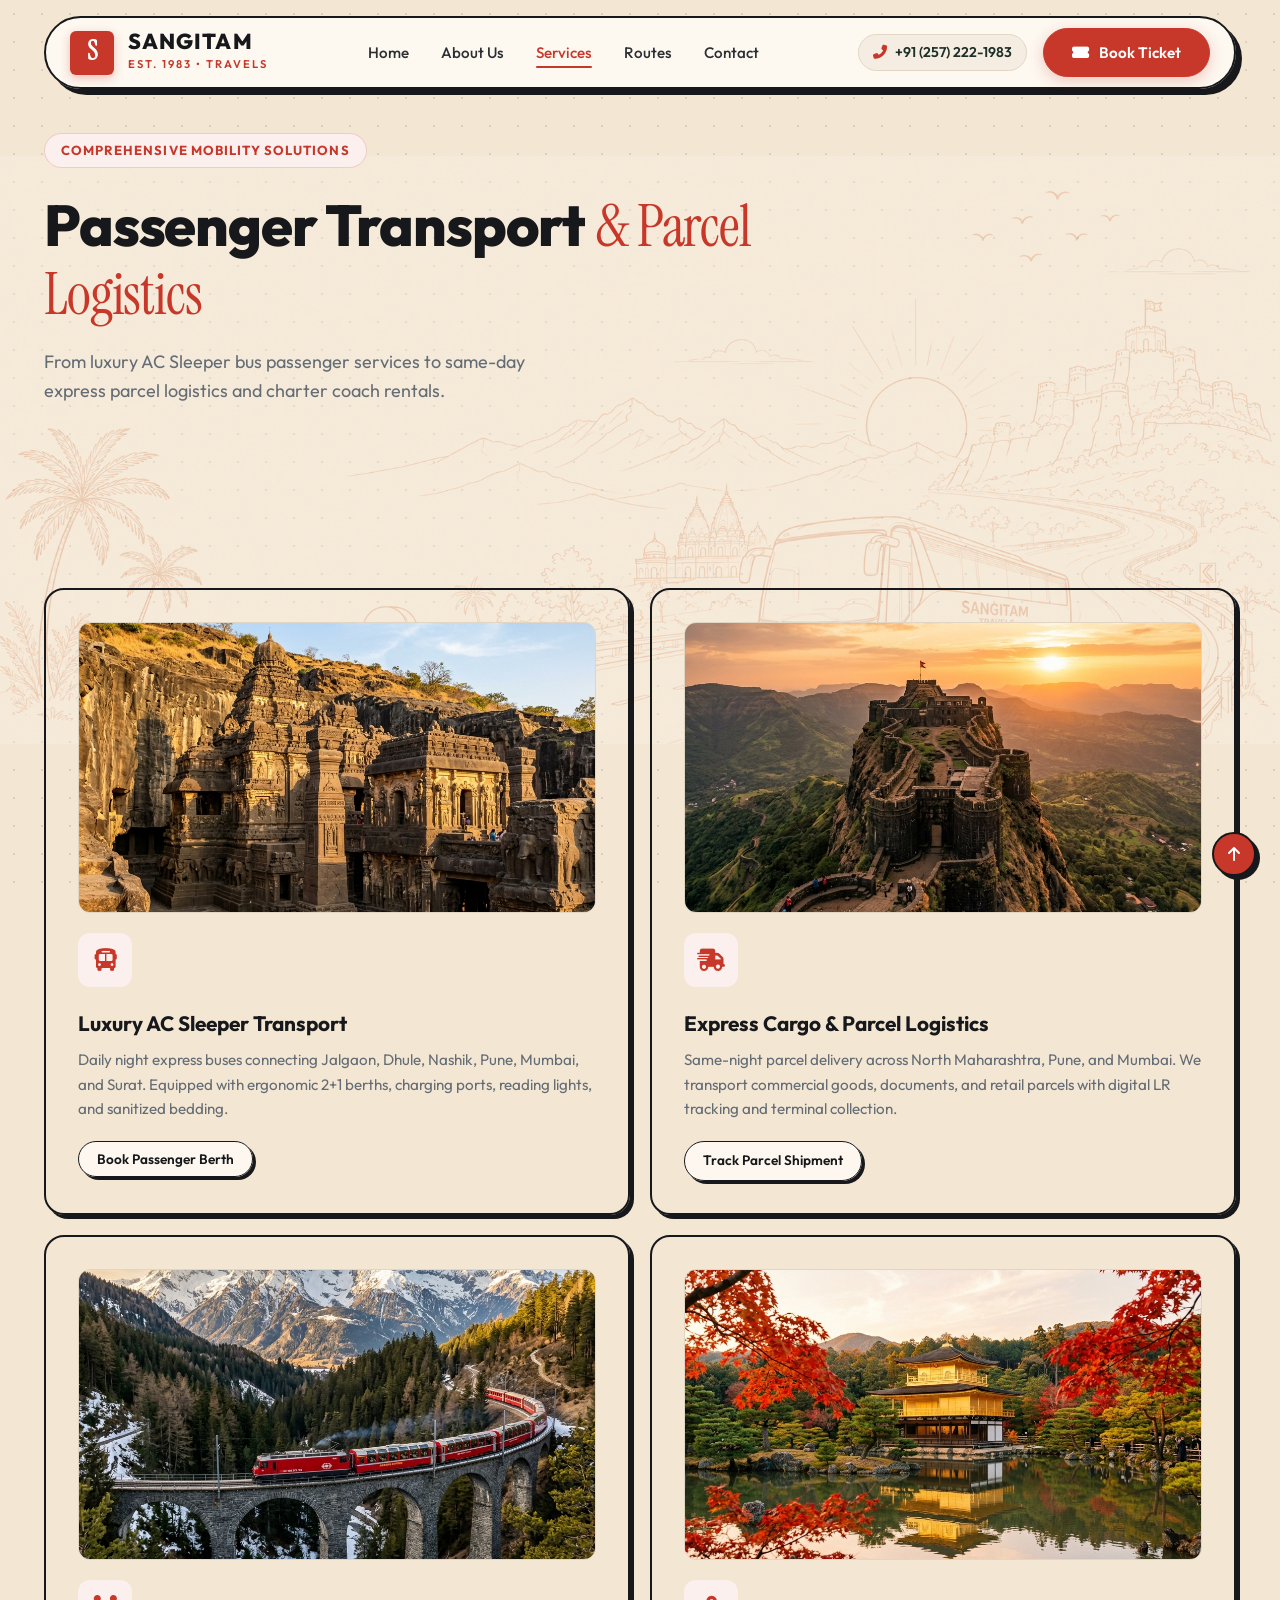
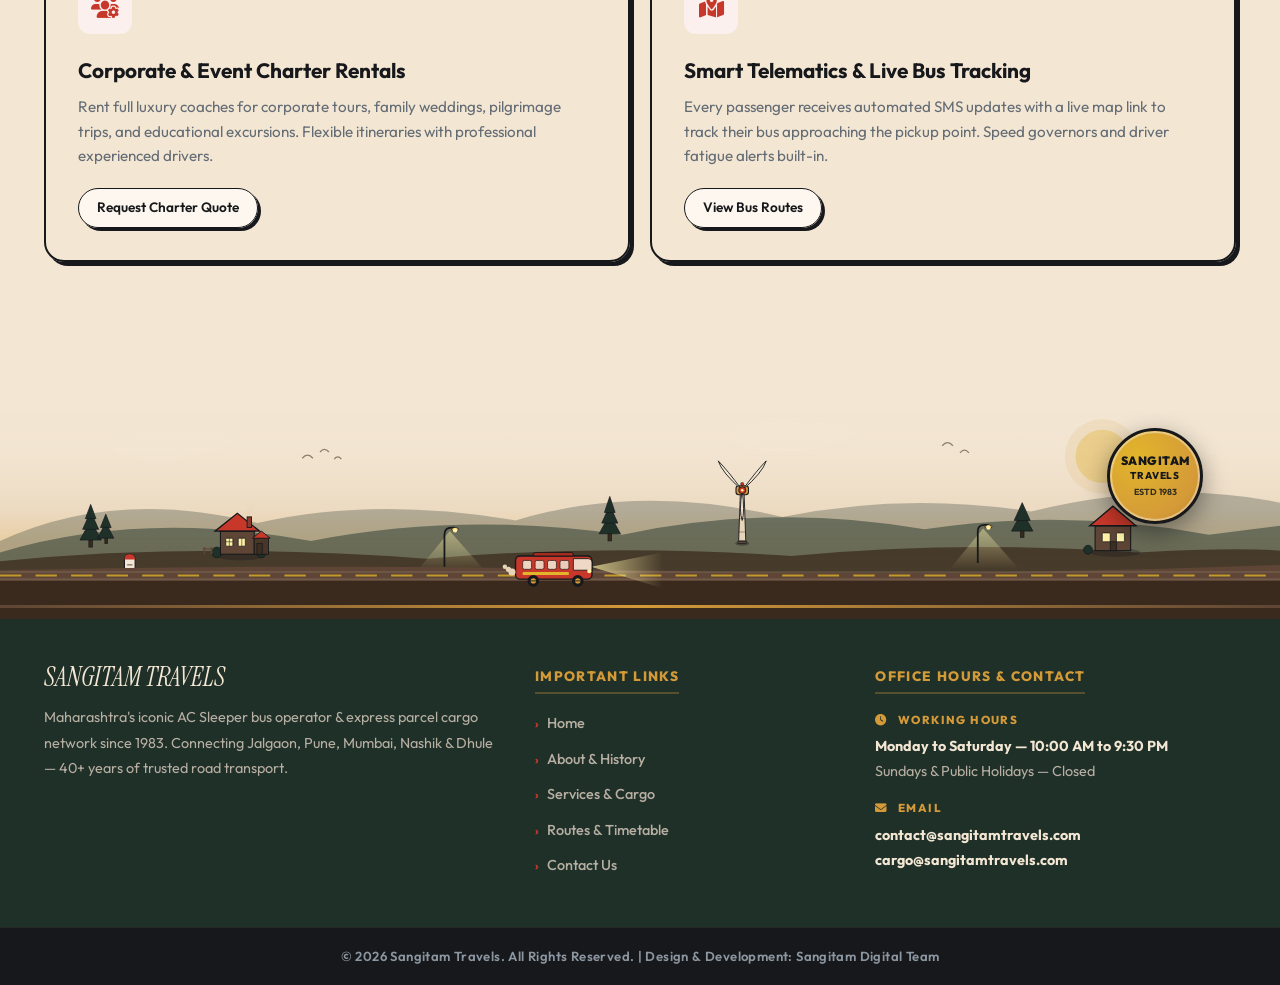
<file: services.html>
﻿<!DOCTYPE html>
<html lang="en">
<head>
  <meta charset="UTF-8">
  <meta name="viewport" content="width=device-width, initial-scale=1.0">
  <title>Services & Logistics | Sangitam Travels</title>
  <meta name="description" content="Explore Sangitam Travels services: Luxury AC Sleeper passenger transport, express cargo parcel delivery, corporate charter bus rentals, and live GPS bus tracking.">
  
  <link rel="stylesheet" href="css/styles.css">
  <link rel="stylesheet" href="https://cdnjs.cloudflare.com/ajax/libs/font-awesome/6.5.1/css/all.min.css">
</head>
<body>

  <!-- UNIQUE FLOATING GLASSMORPHISM CAPSULE NAVIGATION BAR -->
  <header class="site-header">
    <div class="nav-inner">
      <a href="index.html" class="brand-link">
        <div class="brand-logo-mark">S</div>
        <div>
          <div class="brand-text-name">SANGITAM</div>
          <div class="brand-text-sub">EST. 1983 • TRAVELS</div>
        </div>
      </a>

      <button id="mobileMenuToggle" class="mobile-toggle" aria-label="Toggle navigation menu">
        <i class="fas fa-bars"></i>
      </button>

      <ul id="mainNavMenu" class="nav-links">
        <li><a href="index.html" class="nav-link">Home</a></li>
        <li><a href="about.html" class="nav-link">About Us</a></li>
        <li><a href="services.html" class="nav-link active">Services</a></li>
        <li><a href="routes.html" class="nav-link">Routes</a></li>
        <li><a href="contact.html" class="nav-link">Contact</a></li>
      </ul>

      <div style="display: flex; align-items: center; gap: 16px;">
        <div class="nav-contact-pill">
          <i class="fas fa-phone-alt" style="color: var(--clr-primary);"></i> +91 (257) 222-1983
        </div>
        <button class="btn btn-primary btn-trigger-modal" data-route="Jalgaon → Pune">
          <i class="fas fa-ticket-alt"></i> Book Ticket
        </button>
      </div>
    </div>
  </header>

  <!-- PAGE HERO -->
  <section style="padding: 60px 0;">
    <div class="container">
      <div style="max-width: 720px;">
        <div class="hero-badge">Comprehensive Mobility Solutions</div>
        <h1 class="hero-headline">Passenger Transport <span class="font-serif highlight-crimson">& Parcel Logistics</span></h1>
        <p class="hero-lead">From luxury AC Sleeper bus passenger services to same-day express parcel logistics and charter coach rentals.</p>
      </div>
    </div>
  </section>

  <!-- SERVICES GRID -->
  <section class="section">
    <div class="container">
      <div class="card-grid-2">
        
        <!-- Service 1 -->
        <div class="feature-card">
          <div class="card-img-container">
            <img src="images/dest_ajanta.png" alt="Luxury AC Sleeper Transport" loading="lazy">
          </div>
          <div class="card-icon-badge"><i class="fas fa-bus"></i></div>
          <h3 class="card-title">Luxury AC Sleeper Transport</h3>
          <p class="card-desc">Daily night express buses connecting Jalgaon, Dhule, Nashik, Pune, Mumbai, and Surat. Equipped with ergonomic 2+1 berths, charging ports, reading lights, and sanitized bedding.</p>
          <div style="margin-top: 20px;">
            <button class="btn btn-secondary btn-sm btn-trigger-modal" data-route="Jalgaon → Pune">Book Passenger Berth</button>
          </div>
        </div>

        <!-- Service 2 -->
        <div class="feature-card">
          <div class="card-img-container">
            <img src="images/dest_raigad.png" alt="Express Cargo & Parcel Logistics" loading="lazy">
          </div>
          <div class="card-icon-badge"><i class="fas fa-shipping-fast"></i></div>
          <h3 class="card-title">Express Cargo & Parcel Logistics</h3>
          <p class="card-desc">Same-night parcel delivery across North Maharashtra, Pune, and Mumbai. We transport commercial goods, documents, and retail parcels with digital LR tracking and terminal collection.</p>
          <div style="margin-top: 20px;">
            <a href="index.html#parcelTrackingForm" class="btn btn-secondary btn-sm">Track Parcel Shipment</a>
          </div>
        </div>

        <!-- Service 3 -->
        <div class="feature-card">
          <div class="card-img-container">
            <img src="images/dest_swiss.png" alt="Corporate & Event Charter Rentals" loading="lazy">
          </div>
          <div class="card-icon-badge"><i class="fas fa-users-cog"></i></div>
          <h3 class="card-title">Corporate & Event Charter Rentals</h3>
          <p class="card-desc">Rent full luxury coaches for corporate tours, family weddings, pilgrimage trips, and educational excursions. Flexible itineraries with professional experienced drivers.</p>
          <div style="margin-top: 20px;">
            <a href="contact.html" class="btn btn-secondary btn-sm">Request Charter Quote</a>
          </div>
        </div>

        <!-- Service 4 -->
        <div class="feature-card">
          <div class="card-img-container">
            <img src="images/dest_japan.png" alt="Smart Telematics & Live Bus Tracking" loading="lazy">
          </div>
          <div class="card-icon-badge"><i class="fas fa-map-marked-alt"></i></div>
          <h3 class="card-title">Smart Telematics & Live Bus Tracking</h3>
          <p class="card-desc">Every passenger receives automated SMS updates with a live map link to track their bus approaching the pickup point. Speed governors and driver fatigue alerts built-in.</p>
          <div style="margin-top: 20px;">
            <a href="routes.html" class="btn btn-secondary btn-sm">View Bus Routes</a>
          </div>
        </div>

      </div>
    </div>
  </section>

  <!-- BOOKING MODAL -->
  <div id="bookingModal" class="modal-overlay">
    <div class="modal-box">
      <div class="modal-header">
        <div>
          <h3 style="font-size: 1.4rem; font-weight: 800;" id="modalRouteTitle">Jalgaon → Pune</h3>
          <p style="font-size: 0.85rem; color: var(--clr-muted);">Volvo Multi-Axle 2+1 AC Sleeper Coach</p>
        </div>
        <button class="modal-close" aria-label="Close modal"><i class="fas fa-times"></i></button>
      </div>
      <div class="seat-map-wrapper">
        <div class="deck-container">
          <div class="deck-title">Lower Deck Berths</div>
          <div class="seat-grid">
            <div class="seat-item" data-seat="L1">L1</div>
            <div class="seat-item" data-seat="L2">L2</div>
            <div class="seat-aisle"></div>
            <div class="seat-item booked" data-seat="L3">L3</div>
            <div class="seat-item" data-seat="L4">L4</div>
            <div class="seat-item" data-seat="L5">L5</div>
            <div class="seat-aisle"></div>
            <div class="seat-item" data-seat="L6">L6</div>
          </div>
        </div>
        <div class="deck-container">
          <div class="deck-title">Upper Deck Berths</div>
          <div class="seat-grid">
            <div class="seat-item" data-seat="U1">U1</div>
            <div class="seat-item" data-seat="U2">U2</div>
            <div class="seat-aisle"></div>
            <div class="seat-item" data-seat="U3">U3</div>
            <div class="seat-item booked" data-seat="U4">U4</div>
            <div class="seat-item" data-seat="U5">U5</div>
            <div class="seat-aisle"></div>
            <div class="seat-item" data-seat="U6">U6</div>
          </div>
        </div>
      </div>
      <div style="background: var(--bg-surface-alt); padding: 20px; border-radius: var(--radius-md); display: flex; align-items: center; justify-content: space-between;">
        <div>
          <div style="font-size: 0.85rem; color: var(--clr-muted);">Selected Berths: <strong id="selectedSeatsDisplay">None</strong></div>
          <div style="font-size: 1.3rem; font-weight: 800; color: var(--clr-primary);" id="totalPriceDisplay">₹0</div>
        </div>
        <button id="btnConfirmBooking" class="btn btn-primary">Confirm Ticket Booking</button>
      </div>
    </div>
  </div>



  <div class="footer-scene">

    <!-- Richly Detailed SVG Landscape — theme-matched craft paper palette -->
    <svg class="scene-illustration" viewBox="0 0 1440 220" xmlns="http://www.w3.org/2000/svg" preserveAspectRatio="none">
      <defs>
        <linearGradient id="skyGrad" x1="0" y1="0" x2="0" y2="1">
          <stop offset="0%" stop-color="#F3E6D3" stop-opacity="0"/>
          <stop offset="50%" stop-color="#E8D4B8" stop-opacity="0.65"/>
          <stop offset="85%" stop-color="#D49A38" stop-opacity="0.35"/>
          <stop offset="100%" stop-color="#C8382A" stop-opacity="0.15"/>
        </linearGradient>

        <linearGradient id="headlightBeam" x1="0" y1="0" x2="1" y2="0">
          <stop offset="0%" stop-color="#FFF2A8" stop-opacity="0.7"/>
          <stop offset="100%" stop-color="#FFF2A8" stop-opacity="0"/>
        </linearGradient>

        <linearGradient id="lampGlowGrad" x1="0" y1="0" x2="0" y2="1">
          <stop offset="0%" stop-color="#FFF2A8" stop-opacity="0.45"/>
          <stop offset="100%" stop-color="#FFF2A8" stop-opacity="0.02"/>
        </linearGradient>
      </defs>

      <!-- Sky Backdrop -->
      <rect width="1440" height="220" fill="url(#skyGrad)"/>

      <!-- Glowing Sun/Moon Disc -->
      <circle cx="1240" cy="50" r="30" fill="#E2B52B" opacity="0.35"/>
      <circle cx="1240" cy="50" r="42" fill="#D49A38" opacity="0.12"/>

      <!-- Floating Clouds -->
      <g fill="#F3E6D3" opacity="0.6">
        <ellipse cx="180" cy="38" rx="55" ry="16"/>
        <ellipse cx="220" cy="32" rx="38" ry="13"/>
        <ellipse cx="880" cy="28" rx="60" ry="17"/>
        <ellipse cx="925" cy="24" rx="38" ry="12"/>
        <ellipse cx="1320" cy="42" rx="48" ry="14"/>
      </g>

      <!-- Birds flocking in V-formation -->
      <g stroke="#3A2A1D" stroke-width="1.4" fill="none" opacity="0.55">
        <path d="M340,52 Q346,45 352,52"/>
        <path d="M360,45 Q365,39 370,45"/>
        <path d="M376,53 Q380,48 384,53"/>
        <path d="M1060,38 Q1066,31 1072,38"/>
        <path d="M1080,46 Q1085,40 1090,46"/>
      </g>

      <!-- Layer 1: Far Misty Background Hills -->
      <path d="M0,145 Q130,85 290,125 Q420,95 580,122 Q720,80 880,118 Q1020,90 1160,112 Q1310,75 1440,102 L1440,220 L0,220Z" fill="#1F3029" opacity="0.28"/>

      <!-- Layer 2: Midground Hills -->
      <path d="M0,158 Q160,110 350,145 Q520,112 700,138 Q870,102 1040,132 Q1200,108 1360,138 L1440,128 L1440,220 L0,220Z" fill="#1F3029" opacity="0.48"/>

      <!-- Engineered Wind Turbine (Grounded at X=835, Y=145) -->
      <g>
        <!-- Foundation Base Shadow -->
        <ellipse cx="835" cy="148" rx="8" ry="2.5" fill="#16181B" opacity="0.4"/>
        <!-- Concrete Base Pad -->
        <rect x="830" y="145" width="10" height="3" rx="1" fill="#5E4535" stroke="#16181B" stroke-width="0.8"/>
        
        <!-- Tapered Metallic White/Craft Tower Column -->
        <polygon points="831,145 833,88 837,88 839,145" fill="#E8D4B8" stroke="#16181B" stroke-width="1"/>
        <!-- Structural Ring Lines on Tower -->
        <line x1="832" y1="102" x2="838" y2="102" stroke="#16181B" stroke-width="0.7" opacity="0.6"/>
        <line x1="831.5" y1="120" x2="838.5" y2="120" stroke="#16181B" stroke-width="0.7" opacity="0.6"/>
        <line x1="831" y1="135" x2="839" y2="135" stroke="#16181B" stroke-width="0.7" opacity="0.6"/>
        
        <!-- Generator Nacelle Box -->
        <rect x="828" y="83" width="14" height="10" rx="3" fill="#D49A38" stroke="#16181B" stroke-width="1.2"/>
        <!-- Red Aviation Beacon Safety Light -->
        <circle cx="835" cy="81" r="1.8" fill="#C8382A" stroke="#16181B" stroke-width="0.6"/>
        
        <!-- 3 Aerodynamic Airfoil Blades (Centered at X=835, Y=88) -->
        <g class="windmill-blade-group">
          <!-- Blade 1 (Up-Left) -->
          <path d="M835,88 Q818,65 808,55 Q812,68 835,88 Z" fill="#F3E6D3" stroke="#16181B" stroke-width="1"/>
          <!-- Blade 2 (Up-Right) -->
          <path d="M835,88 Q852,65 862,55 Q858,68 835,88 Z" fill="#F3E6D3" stroke="#16181B" stroke-width="1"/>
          <!-- Blade 3 (Down) -->
          <path d="M835,88 Q838,112 835,122 Q831,112 835,88 Z" fill="#F3E6D3" stroke="#16181B" stroke-width="1"/>
        </g>
        
        <!-- Rotor Hub Nose Cone -->
        <circle cx="835" cy="88" r="4" fill="#C8382A" stroke="#16181B" stroke-width="1"/>
        <circle cx="835" cy="88" r="1.5" fill="#FFF2A8"/>
      </g>

      <!-- Multi-tiered Conifer (Pine) Tree Clusters on Mid Hills -->
      <!-- Left Cluster (X=90 - 130) -->
      <g fill="#1F3029" stroke="#16181B" stroke-width="0.8">
        <!-- Tree 1 -->
        <rect x="100" y="142" width="4" height="10" fill="#3A2A1D"/>
        <polygon points="90,144 102,122 114,144"/>
        <polygon points="93,132 102,112 111,132"/>
        <polygon points="96,120 102,104 108,120"/>
        
        <!-- Tree 2 -->
        <rect x="118" y="140" width="3" height="8" fill="#3A2A1D"/>
        <polygon points="110,142 119,124 128,142"/>
        <polygon points="113,130 119,115 125,130"/>
      </g>

      <!-- Center Cluster (X=660 - 710) -->
      <g fill="#1F3029" stroke="#16181B" stroke-width="0.8">
        <rect x="684" y="135" width="4" height="10" fill="#3A2A1D"/>
        <polygon points="674,137 686,115 698,137"/>
        <polygon points="677,125 686,105 695,125"/>
        <polygon points="680,113 686,95 692,113"/>
      </g>

      <!-- Right Cluster (X=1130 - 1170) -->
      <g fill="#1F3029" stroke="#16181B" stroke-width="0.8">
        <rect x="1148" y="132" width="4" height="9" fill="#3A2A1D"/>
        <polygon points="1138,134 1150,112 1162,134"/>
        <polygon points="1141,122 1150,102 1159,122"/>
      </g>

      <!-- Layer 3: Foreground Slope & Ground Contour -->
      <path d="M0,168 Q220,146 480,165 Q680,148 890,162 Q1080,144 1280,158 Q1390,152 1440,156 L1440,220 L0,220Z" fill="#3A2A1D" opacity="0.75"/>

      <!-- GROUNDED VILLAGE COTTAGE 1 (Left - X=250) -->
      <g>
        <!-- Ground Base Shadow & Shrubs -->
        <ellipse cx="270" cy="162" rx="26" ry="5" fill="#16181B" opacity="0.3"/>
        <circle cx="244" cy="158" r="6" fill="#1F3029" stroke="#16181B" stroke-width="0.8"/>
        <circle cx="294" cy="159" r="5" fill="#1F3029" stroke="#16181B" stroke-width="0.8"/>

        <!-- Main Cottage Structure -->
        <rect x="248" y="134" width="38" height="26" fill="#5E4535" stroke="#16181B" stroke-width="1.2"/>
        <!-- Side Porch Extension -->
        <rect x="286" y="142" width="16" height="18" fill="#4A3629" stroke="#16181B" stroke-width="1"/>
        <polygon points="284,142 294,134 304,142" fill="#C8382A" stroke="#16181B" stroke-width="1"/>

        <!-- Terracotta Roof Shingles with Overhang -->
        <polygon points="242,134 267,114 292,134" fill="#C8382A" stroke="#16181B" stroke-width="1.5"/>
        <line x1="246" y1="134" x2="288" y2="134" stroke="#16181B" stroke-width="1"/>

        <!-- Brick Chimney + Smoke -->
        <rect x="278" y="118" width="5" height="12" fill="#8C3B2F" stroke="#16181B" stroke-width="1"/>
        <circle cx="280" cy="112" r="3" fill="#E8D4B8" opacity="0.4"/>
        <circle cx="282" cy="106" r="4" fill="#E8D4B8" opacity="0.25"/>

        <!-- Illuminated Multi-Pane Windows & Door -->
        <rect x="254" y="142" width="8" height="9" fill="#FFF2A8" rx="1" stroke="#16181B" stroke-width="0.8"/>
        <line x1="258" y1="142" x2="258" y2="151" stroke="#16181B" stroke-width="0.6"/>
        <line x1="254" y1="146" x2="262" y2="146" stroke="#16181B" stroke-width="0.6"/>
        
        <rect x="268" y="142" width="8" height="9" fill="#FFF2A8" rx="1" stroke="#16181B" stroke-width="0.8"/>
        <line x1="272" y1="142" x2="272" y2="151" stroke="#16181B" stroke-width="0.6"/>

        <rect x="289" y="148" width="6" height="12" fill="#3D2E23" stroke="#16181B" stroke-width="0.8"/>
        
        <!-- Wooden Fence at Cottage Base -->
        <line x1="230" y1="160" x2="230" y2="152" stroke="#5E4535" stroke-width="1.8"/>
        <line x1="238" y1="160" x2="238" y2="152" stroke="#5E4535" stroke-width="1.8"/>
        <line x1="228" y1="154" x2="240" y2="154" stroke="#5E4535" stroke-width="1.2"/>
      </g>

      <!-- GROUNDED VILLAGE COTTAGE 2 (Right - X=1230) -->
      <g>
        <!-- Ground Base Shadow & Fence -->
        <ellipse cx="1255" cy="158" rx="28" ry="5" fill="#16181B" opacity="0.3"/>
        <circle cx="1224" cy="155" r="5" fill="#1F3029" stroke="#16181B" stroke-width="0.8"/>

        <!-- Cottage Body -->
        <rect x="1232" y="128" width="40" height="28" fill="#5E4535" stroke="#16181B" stroke-width="1.2"/>
        
        <!-- Slanted Clay Roof -->
        <polygon points="1226,128 1252,106 1278,128" fill="#C8382A" stroke="#16181B" stroke-width="1.5"/>
        
        <!-- Windows & Entrance Porch -->
        <rect x="1240" y="136" width="9" height="10" fill="#FFF2A8" rx="1" stroke="#16181B" stroke-width="0.8"/>
        <rect x="1256" y="136" width="9" height="10" fill="#FFF2A8" rx="1" stroke="#16181B" stroke-width="0.8"/>
        <rect x="1249" y="146" width="7" height="10" fill="#3D2E23" stroke="#16181B" stroke-width="0.8"/>
      </g>

      <!-- Curved Goose-Neck Highway Lamp Post (Left - X=500) -->
      <g>
        <!-- Smooth Light Cone onto Road -->
        <polygon points="506,134 545,178 470,178" fill="url(#lampGlowGrad)"/>
        <!-- Steel Pole -->
        <path d="M500,174 L500,138 Q500,130 508,130 L512,130" fill="none" stroke="#16181B" stroke-width="2"/>
        <!-- Lantern Fixture & Bulb -->
        <ellipse cx="512" cy="132" rx="4" ry="2" fill="#D49A38" stroke="#16181B" stroke-width="0.8"/>
        <circle cx="512" cy="133" r="2.5" fill="#FFF2A8"/>
      </g>

      <!-- Curved Goose-Neck Highway Lamp Post (Right - X=1100) -->
      <g>
        <polygon points="1106,131 1145,175 1070,175" fill="url(#lampGlowGrad)"/>
        <path d="M1100,170 L1100,134 Q1100,127 1108,127 L1112,127" fill="none" stroke="#16181B" stroke-width="2"/>
        <ellipse cx="1112" cy="129" rx="4" ry="2" fill="#D49A38" stroke="#16181B" stroke-width="0.8"/>
        <circle cx="1112" cy="130" r="2.5" fill="#FFF2A8"/>
      </g>

      <!-- Highway Milestone Stone (X=140) -->
      <g>
        <path d="M140,178 L140,166 Q140,160 146,160 Q152,160 152,166 L152,178 Z" fill="#F3E6D3" stroke="#16181B" stroke-width="1.2"/>
        <path d="M140,166 Q140,160 146,160 Q152,160 152,166 Z" fill="#C8382A"/>
        <line x1="143" y1="172" x2="149" y2="172" stroke="#16181B" stroke-width="0.8"/>
      </g>

      <!-- Asphalt Road Surface -->
      <path d="M0,178 Q360,170 720,178 T1440,172 L1440,220 L0,220Z" fill="#5E4535"/>
      <path d="M0,190 L1440,190 L1440,220 L0,220Z" fill="#3A2A1D"/>

      <!-- Road Shoulder Lines -->
      <line x1="0" y1="180" x2="1440" y2="180" stroke="#C4B29E" stroke-width="1" opacity="0.35"/>
      <line x1="0" y1="188" x2="1440" y2="188" stroke="#C4B29E" stroke-width="1" opacity="0.35"/>

      <!-- Dashed Yellow Center Divider -->
      <line x1="0" y1="184" x2="1440" y2="184" stroke="#E2B52B" stroke-width="2.2" stroke-dasharray="24,16" opacity="0.75"/>

      <!-- DYNAMICALLY ANIMATED DRIVING SANGITAM BUS GROUP -->
      <g class="animated-bus-group">
        <g class="bus-chassis">
          
          <!-- Headlight Glowing Cone -->
          <polygon points="665,174 745,158 745,198" fill="url(#headlightBeam)"/>

          <!-- Bus Body (Sangitam Crimson) -->
          <rect x="580" y="162" width="86" height="26" rx="5" fill="#C8382A" stroke="#16181B" stroke-width="1.5"/>
          
          <!-- Roof Air Conditioner Pod -->
          <rect x="600" y="158" width="45" height="4" rx="2" fill="#A52B1F" stroke="#16181B" stroke-width="1"/>
          
          <!-- Sleeper Windows -->
          <rect x="588" y="167" width="10" height="10" rx="2" fill="#F3E6D3" opacity="0.9" stroke="#16181B" stroke-width="0.8"/>
          <rect x="602" y="167" width="10" height="10" rx="2" fill="#F3E6D3" opacity="0.85" stroke="#16181B" stroke-width="0.8"/>
          <rect x="616" y="167" width="10" height="10" rx="2" fill="#F3E6D3" opacity="0.9" stroke="#16181B" stroke-width="0.8"/>
          <rect x="630" y="167" width="10" height="10" rx="2" fill="#F3E6D3" opacity="0.85" stroke="#16181B" stroke-width="0.8"/>
          
          <!-- Driver Front Windshield -->
          <path d="M645,165 L662,165 Q666,165 666,169 L666,178 L645,178 Z" fill="#F3E6D3" opacity="0.92" stroke="#16181B" stroke-width="1"/>
          
          <!-- Gold Sangitam Branding Stripe -->
          <rect x="588" y="180" width="52" height="3.5" rx="1" fill="#E2B52B"/>
          
          <!-- Headlight Lamp -->
          <circle cx="663" cy="179" r="2.5" fill="#FFF2A8"/>

          <!-- Animated Exhaust Smoke Particles -->
          <circle class="smoke-particle" cx="576" cy="180" r="4" fill="#E8D4B8"/>
          <circle class="smoke-particle-2" cx="572" cy="177" r="3" fill="#E8D4B8"/>
          <circle class="smoke-particle-3" cx="568" cy="174" r="2.5" fill="#E8D4B8"/>

          <!-- Front & Rear Wheels -->
          <g transform="translate(600, 190)">
            <circle cx="0" cy="0" r="6.5" fill="#16181B"/>
            <circle cx="0" cy="0" r="3" fill="#D49A38"/>
            <line class="wheel-spin" x1="-3" y1="0" x2="3" y2="0" stroke="#16181B" stroke-width="1"/>
          </g>

          <g transform="translate(650, 190)">
            <circle cx="0" cy="0" r="6.5" fill="#16181B"/>
            <circle cx="0" cy="0" r="3" fill="#D49A38"/>
            <line class="wheel-spin" x1="-3" y1="0" x2="3" y2="0" stroke="#16181B" stroke-width="1"/>
          </g>

        </g>
      </g>
    </svg>

    <!-- Thin earth-ground stripe -->
    <div class="footer-earth"></div>

    <!-- Floating heritage seal badge -->
    <a href="about.html" class="footer-seal">
      <span style="font-size:0.75rem; font-weight:900; line-height:1.1; letter-spacing:0.04em;">SANGITAM</span>
      <span style="font-size:0.62rem; font-weight:800; text-transform:uppercase; letter-spacing:0.08em; margin: 1px 0;">TRAVELS</span>
      <span style="font-size:0.55rem; font-weight:700; opacity:0.85;">ESTD 1983</span>
    </a>

    <!-- Teal content band -->
    <footer class="footer-body">
      <div class="container">
        <div class="footer-body-grid">

          <!-- Col 1: Brand -->
          <div>
            <h3>SANGITAM TRAVELS</h3>
            <p>Maharashtra's iconic AC Sleeper bus operator & express parcel cargo network since 1983. Connecting Jalgaon, Pune, Mumbai, Nashik & Dhule — 40+ years of trusted road transport.</p>
          </div>

          <!-- Col 2: Important Links -->
          <div>
            <h4>Important Links</h4>
            <ul class="footer-scene-links">
              <li><a href="index.html"><span class="link-arrow">›</span> Home</a></li>
              <li><a href="about.html"><span class="link-arrow">›</span> About & History</a></li>
              <li><a href="services.html"><span class="link-arrow">›</span> Services & Cargo</a></li>
              <li><a href="routes.html"><span class="link-arrow">›</span> Routes & Timetable</a></li>
              <li><a href="contact.html"><span class="link-arrow">›</span> Contact Us</a></li>
            </ul>
          </div>

          <!-- Col 3: Office Hours & Contact -->
          <div class="footer-contact-block">
            <h4>Office Hours & Contact</h4>
            <p>
              <span class="label"><i class="fas fa-clock"></i> Working Hours</span>
              <strong>Monday to Saturday — 10:00 AM to 9:30 PM</strong><br>
              Sundays & Public Holidays — Closed
            </p>
            <p>
              <span class="label"><i class="fas fa-envelope"></i> Email</span>
              <strong>contact@sangitamtravels.com</strong><br>
              <strong>cargo@sangitamtravels.com</strong>
            </p>
          </div>

        </div>
      </div>

      <!-- Copyright strip -->
      <div class="footer-copyright">
        © 2026 Sangitam Travels. All Rights Reserved. | Design & Development: Sangitam Digital Team
      </div>
    </footer>
  </div>

  <!-- Fixed scroll-to-top button -->
  <button class="scene-scroll-top" onclick="window.scrollTo({top:0,behavior:'smooth'})" aria-label="Scroll to top">
    <i class="fas fa-arrow-up"></i>
  </button>

  <script src="js/main.js"></script>
</body>
</html>
</file>
<file: css/styles.css>
/* ==========================================================================
   SANGITAM TRAVELS - MODERN MINIMAL & AUTHENTIC STYLESHEET
   Handcrafted design with sketchy vector outline textures (Hills, Bus, Road)
   ========================================================================== */

@import url('https://fonts.googleapis.com/css2?family=Instrument+Serif:ital@0;1&family=Outfit:wght@300;400;500;600;700;800&display=swap');

:root {
  /* Color Palette - Authentic, warm Sangitam craft paper tone */
  --bg-canvas: #F3E6D3;
  --bg-surface: rgba(254, 250, 243, 0.88);
  --bg-surface-alt: rgba(245, 235, 222, 0.85);
  --bg-dark: #16181B;

  --clr-primary: #C8382A;       /* Terracotta Crimson */
  --clr-primary-hover: #A52B1F;
  --clr-primary-light: #FBF0EE;
  
  --clr-secondary: #1F3029;     /* Deep Pine Green */
  --clr-accent: #D49A38;        /* Warm Sand/Ochre */
  
  --clr-dark: #16181B;          /* Ink Charcoal */
  --clr-text: #2B2F33;          /* Main Body Text */
  --clr-muted: #646C75;         /* Muted Text */
  
  --clr-border: #E2D5C3;        /* Subtle warm border */
  --clr-border-strong: #C4B29E;
  
  /* Typography */
  --font-serif: 'Instrument Serif', Georgia, serif;
  --font-sans: 'Outfit', -apple-system, BlinkMacSystemFont, "Segoe UI", Roboto, sans-serif;
  
  /* Shadow & Elevation */
  --shadow-sm: 0 2px 8px rgba(22, 24, 27, 0.04);
  --shadow-md: 0 8px 24px rgba(22, 24, 27, 0.08);
  --shadow-lg: 0 16px 40px rgba(22, 24, 27, 0.12);
  
  /* Radii */
  --radius-sm: 6px;
  --radius-md: 12px;
  --radius-lg: 20px;
  --radius-full: 9999px;
  
  --transition-fast: 0.2s cubic-bezier(0.16, 1, 0.3, 1);
  --transition-normal: 0.3s cubic-bezier(0.16, 1, 0.3, 1);
}

/* Reset & Base */
*, *::before, *::after {
  box-sizing: border-box;
  margin: 0;
  padding: 0;
}

img, svg, video, canvas {
  max-width: 100%;
  height: auto;
  display: block;
}

html {
  scroll-behavior: smooth;
  font-size: 16px;
}

body {
  font-family: var(--font-sans);
  background-color: #F3E6D3;
  color: var(--clr-text);
  line-height: 1.6;
  -webkit-font-smoothing: antialiased;
  position: relative;
  overflow-x: hidden;
  min-height: 100vh;
}

/* FIXED 1-IMAGE WATERMARK BACKGROUND */
body::after {
  content: "";
  position: fixed;
  top: 0;
  left: 0;
  width: 100vw;
  height: 100vh;
  background-image: url('../images/bg.png');
  background-position: center center;
  background-size: contain;
  background-repeat: no-repeat;
  pointer-events: none;
  z-index: 0;
  opacity: 0.25;
}

/* Subtle texture grid overlay */
body::before {
  content: "";
  position: fixed;
  top: 0;
  left: 0;
  width: 100%;
  height: 100%;
  pointer-events: none;
  z-index: 0;
  opacity: 0.1;
  background-image: radial-gradient(var(--clr-dark) 0.8px, transparent 0.8px);
  background-size: 28px 28px;
}

/* Container */
.container {
  width: 100%;
  max-width: 1240px;
  margin-left: auto;
  margin-right: auto;
  padding-left: 24px;
  padding-right: 24px;
  position: relative;
  z-index: 1;
}

/* Headings */
h1, h2, h3, h4 {
  color: var(--clr-dark);
  font-family: var(--font-sans);
  font-weight: 700;
  line-height: 1.2;
}

.font-serif {
  font-family: var(--font-serif);
  font-weight: 400;
}

/* Typography Accent */
.headline-editorial {
  font-family: var(--font-serif);
  font-size: clamp(2.5rem, 5vw, 4.2rem);
  font-style: italic;
  letter-spacing: -0.02em;
  color: var(--clr-dark);
  line-height: 1.1;
}

.highlight-crimson {
  color: var(--clr-primary);
}

/* Buttons */
.btn {
  display: inline-flex;
  align-items: center;
  justify-content: center;
  gap: 10px;
  padding: 14px 28px;
  font-family: var(--font-sans);
  font-weight: 600;
  font-size: 0.95rem;
  border-radius: var(--radius-full);
  border: 1px solid transparent;
  cursor: pointer;
  transition: all var(--transition-fast);
  text-decoration: none;
  white-space: nowrap;
}

.btn-primary {
  background-color: var(--clr-primary);
  color: #FFFFFF;
  border-color: var(--clr-primary);
  box-shadow: 0 4px 14px rgba(200, 56, 42, 0.25);
}

.btn-primary:hover {
  background-color: var(--clr-primary-hover);
  border-color: var(--clr-primary-hover);
  transform: translateY(-2px);
  box-shadow: 0 6px 20px rgba(200, 56, 42, 0.35);
}

.btn-secondary {
  background-color: var(--bg-surface);
  color: var(--clr-dark);
  border: 1.5px solid var(--clr-dark);
  box-shadow: 3px 3px 0px var(--clr-dark);
}

.btn-secondary:hover {
  background-color: var(--bg-surface-alt);
  color: var(--clr-dark);
  transform: translate(-2px, -2px);
  box-shadow: 5px 5px 0px var(--clr-dark);
}

.btn-dark {
  background-color: var(--clr-dark);
  color: #FFFFFF;
}

.btn-dark:hover {
  background-color: #000000;
  transform: translateY(-2px);
}

.btn-sm {
  padding: 8px 18px;
  font-size: 0.85rem;
}

/* UNIQUE FLOATING CAPSULE NAVIGATION HEADER */
.site-header {
  position: sticky;
  top: 16px;
  z-index: 1000;
  margin: 0 auto;
  max-width: 1240px;
  padding: 0 24px;
}

.nav-inner {
  background: rgba(254, 250, 243, 0.9);
  backdrop-filter: blur(16px);
  -webkit-backdrop-filter: blur(16px);
  border: 2px solid var(--clr-dark);
  border-radius: var(--radius-full);
  padding: 10px 24px;
  box-shadow: 6px 6px 0px var(--clr-dark);
  display: flex;
  align-items: center;
  justify-content: space-between;
  transition: transform var(--transition-fast);
}

.brand-link {
  display: flex;
  align-items: center;
  gap: 14px;
  text-decoration: none;
}

.brand-logo-mark {
  width: 44px;
  height: 44px;
  border-radius: var(--radius-sm);
  background-color: var(--clr-primary);
  color: #FFFFFF;
  display: flex;
  align-items: center;
  justify-content: center;
  font-family: var(--font-serif);
  font-size: 1.6rem;
  font-weight: 700;
  box-shadow: 0 3px 10px rgba(200, 56, 42, 0.3);
}

.brand-text-name {
  font-size: 1.35rem;
  font-weight: 800;
  letter-spacing: 0.05em;
  color: var(--clr-dark);
  line-height: 1;
}

.brand-text-sub {
  font-size: 0.7rem;
  font-weight: 600;
  letter-spacing: 0.18em;
  color: var(--clr-primary);
  margin-top: 3px;
  text-transform: uppercase;
}

.nav-links {
  display: flex;
  align-items: center;
  gap: 32px;
  list-style: none;
}

.nav-link {
  text-decoration: none;
  color: var(--clr-text);
  font-weight: 500;
  font-size: 0.95rem;
  transition: color var(--transition-fast);
  position: relative;
  padding: 6px 0;
}

.nav-link:hover, .nav-link.active {
  color: var(--clr-primary);
}

.nav-link.active::after {
  content: "";
  position: absolute;
  bottom: 0;
  left: 0;
  width: 100%;
  height: 2px;
  background-color: var(--clr-primary);
  border-radius: 2px;
}

.nav-contact-pill {
  display: flex;
  align-items: center;
  gap: 8px;
  font-size: 0.88rem;
  font-weight: 600;
  color: var(--clr-secondary);
  padding: 6px 14px;
  background-color: var(--bg-surface-alt);
  border-radius: var(--radius-full);
  border: 1px solid var(--clr-border);
}

.mobile-toggle {
  display: none;
  background: none;
  border: none;
  font-size: 1.5rem;
  color: var(--clr-dark);
  cursor: pointer;
}

/* SKETCHY VECTOR BACKGROUND DECORATION */
.sketchy-bg-wrapper {
  position: relative;
  overflow: hidden;
}

.sketchy-hills-svg {
  position: absolute;
  bottom: 0;
  left: 0;
  width: 100%;
  height: auto;
  pointer-events: none;
  z-index: 0;
  opacity: 0.85;
}

/* HERO SECTION WITH COMPLETE ARTWORK PRESERVATION */
.hero {
  position: relative;
  overflow: hidden;
  background-color: #F3E6D3;
}

.hero-image {
  width: 100%;
  height: auto;
  display: block;
}

.hero-content {
  position: absolute;
  left: 6%;
  top: 48%;
  transform: translateY(-50%);
  max-width: 580px;
  z-index: 10;
  padding-right: 24px;
}

.hero-grid {
  display: grid;
  grid-template-columns: 1fr;
  gap: 28px;
  align-items: center;
}

.hero-badge {
  display: inline-flex;
  align-items: center;
  gap: 8px;
  padding: 6px 16px;
  background-color: var(--clr-primary-light);
  border: 1px solid rgba(200, 56, 42, 0.2);
  border-radius: var(--radius-full);
  font-size: 0.82rem;
  font-weight: 700;
  color: var(--clr-primary);
  text-transform: uppercase;
  letter-spacing: 0.08em;
  margin-bottom: 24px;
}

.hero-headline {
  font-size: clamp(2.4rem, 4.5vw, 3.8rem);
  font-weight: 800;
  color: var(--clr-dark);
  letter-spacing: -0.02em;
  line-height: 1.15;
  margin-bottom: 20px;
}

.hero-lead {
  font-size: 1.125rem;
  color: var(--clr-muted);
  margin-bottom: 32px;
  max-width: 540px;
  line-height: 1.6;
}

.hero-actions {
  display: flex;
  align-items: center;
  gap: 16px;
  flex-wrap: wrap;
  margin-bottom: 40px;
}

.hero-stats-row {
  display: flex;
  gap: 32px;
  padding-top: 24px;
  border-top: 1px dashed var(--clr-border-strong);
}

.stat-item h3 {
  font-size: 1.8rem;
  font-weight: 800;
  color: var(--clr-dark);
}

.stat-item p {
  font-size: 0.85rem;
  color: var(--clr-muted);
  font-weight: 500;
}

/* SKETCHY ROAD & BUS ILLUSTRATION CARD */
/* CREATIVE HERO SECTION STYLES */
.live-dot-pulse {
  display: inline-block;
  width: 8px;
  height: 8px;
  border-radius: 50%;
  background-color: #28A745;
  box-shadow: 0 0 0 0 rgba(40, 167, 69, 0.7);
  animation: pulse-green 2s infinite;
  margin-right: 6px;
  vertical-align: middle;
}

@keyframes pulse-green {
  0% {
    transform: scale(0.95);
    box-shadow: 0 0 0 0 rgba(40, 167, 69, 0.7);
  }
  70% {
    transform: scale(1);
    box-shadow: 0 0 0 8px rgba(40, 167, 69, 0);
  }
  100% {
    transform: scale(0.95);
    box-shadow: 0 0 0 0 rgba(40, 167, 69, 0);
  }
}

/* 100% TRANSPARENT CARD SECTIONS & CONTAINERS */
.hero-showcase-card,
.feature-card,
.route-card,
.timeline-card,
.search-widget-card,
.hero-illustration-card,
.modal-box,
.deck-container {
  background: transparent !important;
  background-color: transparent !important;
  backdrop-filter: none !important;
  -webkit-backdrop-filter: none !important;
  border: 2px solid var(--clr-dark);
  box-shadow: 5px 5px 0px var(--clr-dark);
  border-radius: var(--radius-lg);
  transition: transform var(--transition-normal), box-shadow var(--transition-normal);
}

.hero-showcase-card:hover,
.feature-card:hover,
.route-card:hover,
.timeline-card:hover {
  transform: translateY(-4px);
  box-shadow: 8px 8px 0px var(--clr-dark);
}

/* SCROLL DOWN INDICATOR */
.scroll-indicator {
  margin-top: 32px;
  display: inline-flex;
  align-items: center;
  gap: 8px;
  font-size: 0.82rem;
  font-weight: 700;
  color: var(--clr-dark);
  text-transform: uppercase;
  letter-spacing: 0.1em;
  animation: bounce-slow 2s infinite;
  text-decoration: none;
  padding: 8px 18px;
  background: rgba(254, 250, 243, 0.95);
  border-radius: var(--radius-full);
  border: 1.5px solid var(--clr-dark);
  box-shadow: 3px 3px 0px var(--clr-dark);
}

@keyframes bounce-slow {
  0%, 20%, 50%, 80%, 100% {
    transform: translateY(0);
  }
  40% {
    transform: translateY(-8px);
  }
  60% {
    transform: translateY(-4px);
  }
}

.hero-illustration-card:hover {
  transform: translate(-3px, -3px);
  box-shadow: 11px 11px 0px var(--clr-dark);
}

.sketchy-canvas-box {
  width: 100%;
  height: 320px;
  background-color: #FAF8F5;
  border: 1px dashed var(--clr-border-strong);
  border-radius: var(--radius-md);
  display: flex;
  align-items: center;
  justify-content: center;
  position: relative;
  overflow: hidden;
}

.sketchy-canvas-box img {
  width: 100%;
  height: 100%;
  object-fit: cover;
  object-position: center;
}

/* RESPONSIVE IMAGE CONTAINERS & FITTING UTILITIES */
.img-fit-cover {
  width: 100%;
  height: 100%;
  object-fit: cover;
  object-position: center;
}

.img-fit-contain {
  width: 100%;
  height: 100%;
  object-fit: contain;
  object-position: center;
}

.card-img-container {
  width: 100%;
  aspect-ratio: 16 / 9;
  border-radius: var(--radius-md);
  overflow: hidden;
  background-color: var(--bg-surface-alt);
  border: 1px solid var(--clr-border);
  position: relative;
  margin-bottom: 20px;
}

.card-img-container img {
  width: 100%;
  height: 100%;
  object-fit: cover;
  transition: transform var(--transition-normal);
}

.card-img-container:hover img {
  transform: scale(1.05);
}

/* SEARCH TICKETS WIDGET BAR */
.search-widget-container {
  margin-top: -45px;
  position: relative;
  z-index: 10;
}

.search-widget-card {
  background-color: var(--bg-surface);
  backdrop-filter: blur(12px);
  -webkit-backdrop-filter: blur(12px);
  border: 1px solid var(--clr-border);
  border-radius: var(--radius-lg);
  padding: 28px 32px;
  box-shadow: var(--shadow-lg);
}

.search-form-grid {
  display: grid;
  grid-template-columns: 1.2fr 1.2fr 1fr 0.8fr auto;
  gap: 16px;
  align-items: flex-end;
}

.form-group {
  display: flex;
  flex-direction: column;
  gap: 8px;
}

.form-group label {
  font-size: 0.82rem;
  font-weight: 800;
  text-transform: uppercase;
  letter-spacing: 0.08em;
  color: var(--clr-dark);
  display: flex;
  align-items: center;
  gap: 6px;
  margin-bottom: 6px;
}

.input-icon-wrapper {
  position: relative;
  display: flex;
  align-items: center;
}

.input-icon-wrapper i {
  position: absolute;
  left: 16px;
  color: var(--clr-muted);
  font-size: 0.95rem;
  pointer-events: none;
  transition: color 0.2s ease;
}

.input-icon-wrapper .form-control {
  padding-left: 44px;
}

.form-control {
  width: 100%;
  padding: 13px 18px;
  font-family: var(--font-sans);
  font-size: 0.95rem;
  font-weight: 600;
  color: var(--clr-dark);
  background-color: rgba(255, 253, 248, 0.95);
  border: 2px solid var(--clr-border-strong);
  border-radius: var(--radius-md);
  outline: none;
  transition: all var(--transition-fast);
}

.form-control:focus {
  border-color: var(--clr-primary);
  background-color: #FFFFFF;
  box-shadow: 3px 3px 0px var(--clr-dark);
}

.input-icon-wrapper:focus-within i {
  color: var(--clr-primary);
}

/* Category Choice Pills for Contact Form */
.category-pills-grid {
  display: grid;
  grid-template-columns: repeat(auto-fit, minmax(130px, 1fr));
  gap: 10px;
  margin-top: 4px;
}

.category-pill-option {
  padding: 10px 14px;
  background: var(--bg-surface-alt);
  border: 2px solid var(--clr-border-strong);
  border-radius: var(--radius-md);
  font-size: 0.82rem;
  font-weight: 700;
  color: var(--clr-dark);
  cursor: pointer;
  text-align: center;
  transition: all 0.2s ease;
  user-select: none;
  display: flex;
  align-items: center;
  justify-content: center;
  gap: 6px;
}

.category-pill-option:hover {
  border-color: var(--clr-dark);
  transform: translateY(-2px);
}

.category-pill-option.active {
  background: var(--clr-primary);
  color: #FFFFFF;
  border-color: var(--clr-dark);
  box-shadow: 3px 3px 0px var(--clr-dark);
}

/* Form success banner */
.contact-success-banner {
  background: #E6F4EA;
  border: 2px solid #137333;
  box-shadow: 4px 4px 0px #137333;
  border-radius: var(--radius-md);
  padding: 24px;
  text-align: center;
  color: #137333;
  animation: fadeIn 0.4s ease;
}

/* SECTION STYLING */
section,
.section {
  padding: 90px 0;
  position: relative;
  background: transparent !important;
  background-color: transparent !important;
  border-top: none !important;
  border-bottom: none !important;
}

.section-header {
  text-align: center;
  max-width: 680px;
  margin: 0 auto 56px;
}

.section-tag {
  display: inline-block;
  font-size: 0.82rem;
  font-weight: 800;
  text-transform: uppercase;
  letter-spacing: 0.12em;
  color: var(--clr-primary);
  background: var(--clr-primary-light);
  border: 1px solid rgba(200, 56, 42, 0.25);
  padding: 6px 16px;
  border-radius: var(--radius-full);
  margin-bottom: 14px;
}

.section-title {
  font-size: clamp(2.2rem, 3.8vw, 3rem);
  font-weight: 800;
  color: #16181B;
  letter-spacing: -0.02em;
  margin-bottom: 16px;
  line-height: 1.15;
}

.section-lead {
  font-size: 1.08rem;
  color: #2B2F33;
  font-weight: 500;
  line-height: 1.6;
}

/* CARDS & GRID (STRICT MOBILE-FIRST BASES) */
.card-grid-2,
.card-grid-3,
.card-grid-4 {
  display: grid;
  grid-template-columns: 1fr;
  gap: 20px;
}

.feature-card {
  background: transparent !important;
  background-color: transparent !important;
  border: 2px solid var(--clr-dark);
  box-shadow: 4px 4px 0px var(--clr-dark);
  border-radius: var(--radius-lg);
  padding: 32px;
  transition: all var(--transition-normal);
  position: relative;
}

.feature-card:hover {
  transform: translateY(-4px);
  border-color: var(--clr-primary);
  box-shadow: 7px 7px 0px var(--clr-dark);
}

.card-icon-badge {
  width: 54px;
  height: 54px;
  border-radius: var(--radius-md);
  background-color: var(--clr-primary-light);
  color: var(--clr-primary);
  display: flex;
  align-items: center;
  justify-content: center;
  font-size: 1.4rem;
  margin-bottom: 24px;
}

.card-title {
  font-size: 1.3rem;
  font-weight: 700;
  margin-bottom: 12px;
  color: var(--clr-dark);
}

.card-desc {
  font-size: 0.95rem;
  color: var(--clr-muted);
  line-height: 1.6;
}

/* ROUTE CARDS */
.route-card {
  background: transparent !important;
  background-color: transparent !important;
  border: 2px solid var(--clr-dark);
  box-shadow: 4px 4px 0px var(--clr-dark);
  border-radius: var(--radius-lg);
  padding: 24px;
  display: flex;
  flex-direction: column;
  justify-content: space-between;
  gap: 20px;
  transition: all var(--transition-normal);
}

.route-card:hover {
  border-color: var(--clr-dark);
  box-shadow: 7px 7px 0px var(--clr-dark);
  transform: translateY(-3px);
}

.route-cities {
  display: flex;
  align-items: center;
  justify-content: space-between;
  gap: 12px;
}

.city-node {
  font-size: 1.2rem;
  font-weight: 800;
  color: var(--clr-dark);
}

.city-sub {
  font-size: 0.78rem;
  color: var(--clr-muted);
  font-weight: 500;
}

.route-path-line {
  flex: 1;
  display: flex;
  flex-direction: column;
  align-items: center;
  gap: 4px;
}

.path-dashed {
  width: 100%;
  height: 2px;
  border-top: 2px dashed var(--clr-border-strong);
  position: relative;
}

.path-bus-icon {
  position: absolute;
  top: 50%;
  left: 50%;
  transform: translate(-50%, -50%);
  background-color: transparent;
  padding: 0 6px;
  color: var(--clr-primary);
  font-size: 0.9rem;
}

.route-meta-row {
  display: flex;
  align-items: center;
  justify-content: space-between;
  padding-top: 16px;
  border-top: 1px solid var(--clr-border-subtle);
}

.route-fare {
  font-size: 1.35rem;
  font-weight: 800;
  color: var(--clr-primary);
}

.route-fare span {
  font-size: 0.8rem;
  color: var(--clr-muted);
  font-weight: 500;
}

/* ═══════════════════════════════════════════════════════════════
   WELCOME TO SANGITAM TRAVELS SECTION (UNIFIED SINGLE CARD LAYOUT)
   ═══════════════════════════════════════════════════════════════ */
.welcome-unified-card {
  background: rgba(254, 250, 243, 0.96);
  backdrop-filter: blur(12px);
  -webkit-backdrop-filter: blur(12px);
  border: 2px solid var(--clr-dark);
  box-shadow: 6px 6px 0px var(--clr-dark);
  border-radius: var(--radius-lg);
  overflow: hidden;
  display: grid;
  grid-template-columns: 1fr;
  align-items: stretch;
}

.welcome-single-img {
  position: relative;
  width: 100%;
  height: 100%;
  min-height: 260px;
  background: var(--bg-surface-alt);
  border-bottom: 2px solid var(--clr-dark);
  overflow: hidden;
}

.welcome-single-img img {
  width: 100%;
  height: 100%;
  object-fit: cover;
  display: block;
  transition: transform 0.6s ease;
}

.welcome-unified-card:hover .welcome-single-img img {
  transform: scale(1.04);
}

.welcome-img-badge {
  position: absolute;
  top: 16px;
  left: 16px;
  background: rgba(254, 250, 243, 0.96);
  border: 2px solid var(--clr-dark);
  box-shadow: 3px 3px 0px var(--clr-dark);
  padding: 6px 14px;
  border-radius: 99px;
  font-size: 0.78rem;
  font-weight: 800;
  color: var(--clr-dark);
  letter-spacing: 0.05em;
  text-transform: uppercase;
  z-index: 3;
}

.welcome-single-content {
  padding: 28px 20px;
  color: var(--clr-text);
  display: flex;
  flex-direction: column;
  justify-content: center;
}

.welcome-heading {
  font-size: clamp(2.2rem, 3.8vw, 3rem);
  font-weight: 800;
  color: #16181B;
  line-height: 1.15;
  margin-top: 10px;
  margin-bottom: 16px;
}

.welcome-sub-heading {
  font-size: 1.1rem;
  font-weight: 800;
  color: var(--clr-dark);
  margin-bottom: 16px;
  line-height: 1.45;
}

.welcome-body-text {
  font-size: 0.92rem;
  color: #2B2F33;
  line-height: 1.7;
  font-weight: 500;
  margin-bottom: 24px;
}

.welcome-stats-ribbon {
  display: flex;
  gap: 12px;
  flex-wrap: wrap;
  margin-bottom: 28px;
}

.welcome-stat-pill {
  display: inline-flex;
  align-items: center;
  gap: 8px;
  padding: 6px 14px;
  background: var(--clr-primary-light);
  border: 1.5px solid rgba(200, 56, 42, 0.25);
  border-radius: 8px;
  font-size: 0.8rem;
  font-weight: 800;
  color: var(--clr-primary);
}

/* ═══════════════════════════════════════════════════════════════
   HERITAGE TIMELINE - INTERACTIVE & ENHANCED
   ═══════════════════════════════════════════════════════════════ */
.timeline-year-nav {
  display: flex;
  align-items: center;
  justify-content: center;
  gap: 12px;
  flex-wrap: wrap;
  margin-bottom: 40px;
}

.timeline-nav-pill {
  padding: 10px 20px;
  background: var(--bg-surface);
  border: 2px solid var(--clr-dark);
  box-shadow: 3px 3px 0px var(--clr-dark);
  border-radius: 99px;
  font-size: 0.88rem;
  font-weight: 800;
  color: var(--clr-dark);
  cursor: pointer;
  transition: all 0.25s ease;
  display: inline-flex;
  align-items: center;
  gap: 8px;
}

.timeline-nav-pill:hover,
.timeline-nav-pill.active {
  background: var(--clr-primary);
  color: #FFFFFF;
  transform: translateY(-2px);
  box-shadow: 5px 5px 0px var(--clr-dark);
}

.timeline-container {
  position: relative;
  max-width: 860px;
  margin: 0 auto;
  padding: 20px 0;
}

.timeline-container::before {
  content: "";
  position: absolute;
  top: 0;
  bottom: 0;
  left: 50%;
  width: 4px;
  background: linear-gradient(to bottom, var(--clr-primary) 0%, var(--clr-accent) 50%, var(--clr-secondary) 100%);
  transform: translateX(-50%);
  border-radius: 2px;
}

.timeline-item {
  position: relative;
  width: 50%;
  padding: 0 40px;
  margin-bottom: 54px;
  opacity: 0.85;
  transition: opacity 0.3s ease, transform 0.3s ease;
}

.timeline-item.active-highlight {
  opacity: 1;
}

.timeline-item.left {
  left: 0;
  text-align: right;
}

.timeline-item.right {
  left: 50%;
  text-align: left;
}

.timeline-badge {
  position: absolute;
  top: 10px;
  width: 48px;
  height: 48px;
  background-color: var(--clr-primary);
  color: #FFFFFF;
  border-radius: 50%;
  display: flex;
  align-items: center;
  justify-content: center;
  font-weight: 800;
  font-size: 0.88rem;
  border: 3px solid var(--clr-dark);
  box-shadow: 0 0 0 4px var(--bg-canvas), 4px 4px 0px var(--clr-dark);
  z-index: 2;
  transition: transform 0.3s ease, background-color 0.3s ease;
}

.timeline-item.left .timeline-badge {
  right: -24px;
}

.timeline-item.right .timeline-badge {
  left: -24px;
}

.timeline-item:hover .timeline-badge,
.timeline-item.active-highlight .timeline-badge {
  transform: scale(1.18) rotate(-6deg);
  background-color: var(--clr-accent);
  color: var(--clr-dark);
}

.timeline-card {
  background: rgba(254, 250, 243, 0.96);
  backdrop-filter: blur(12px);
  -webkit-backdrop-filter: blur(12px);
  border: 2px solid var(--clr-dark);
  border-radius: var(--radius-md);
  padding: 26px;
  box-shadow: 6px 6px 0px var(--clr-dark);
  transition: all 0.3s cubic-bezier(0.16, 1, 0.3, 1);
  cursor: pointer;
}

.timeline-card:hover,
.timeline-item.active-highlight .timeline-card {
  transform: translateY(-4px);
  box-shadow: 10px 10px 0px var(--clr-dark);
  border-color: var(--clr-dark);
}

.timeline-stat-chip {
  display: inline-flex;
  align-items: center;
  gap: 6px;
  padding: 4px 10px;
  background: var(--clr-primary-light);
  color: var(--clr-primary);
  font-size: 0.76rem;
  font-weight: 800;
  border-radius: 6px;
  border: 1px solid rgba(200, 56, 42, 0.2);
  margin-top: 10px;
}

.timeline-detail-drawer {
  max-height: 0;
  overflow: hidden;
  transition: max-height 0.4s ease, margin-top 0.3s ease;
  font-size: 0.85rem;
  color: var(--clr-muted);
  border-top: 1px dashed transparent;
}

.timeline-card.expanded .timeline-detail-drawer {
  max-height: 180px;
  margin-top: 14px;
  padding-top: 12px;
  border-top-color: var(--clr-border-strong);
}

.timeline-expand-btn {
  display: inline-flex;
  align-items: center;
  gap: 6px;
  font-size: 0.78rem;
  font-weight: 800;
  color: var(--clr-primary);
  margin-top: 12px;
  cursor: pointer;
  text-transform: uppercase;
  letter-spacing: 0.05em;
}

.timeline-expand-btn i {
  transition: transform 0.3s ease;
}

.timeline-card.expanded .timeline-expand-btn i {
  transform: rotate(180deg);
}

/* SEAT SELECTION INTERACTIVE MODAL */
.modal-overlay {
  position: fixed;
  top: 0;
  left: 0;
  width: 100vw;
  height: 100vh;
  background-color: rgba(22, 24, 27, 0.7);
  backdrop-filter: blur(6px);
  z-index: 2000;
  display: flex;
  align-items: center;
  justify-content: center;
  opacity: 0;
  visibility: hidden;
  transition: all var(--transition-normal);
}

.modal-overlay.active {
  opacity: 1;
  visibility: visible;
}

.modal-box {
  background-color: var(--bg-canvas);
  border: 2px solid var(--clr-dark);
  border-radius: var(--radius-lg);
  width: 100%;
  max-width: 860px;
  max-height: 90vh;
  overflow-y: auto;
  box-shadow: 12px 12px 0px var(--clr-dark);
  transform: translateY(20px);
  transition: transform var(--transition-normal);
  padding: 32px;
}

.modal-overlay.active .modal-box {
  transform: translateY(0);
}

.modal-header {
  display: flex;
  align-items: center;
  justify-content: space-between;
  padding-bottom: 20px;
  border-bottom: 1px solid var(--clr-border);
  margin-bottom: 24px;
}

.modal-close {
  background: none;
  border: 1px solid var(--clr-border-strong);
  border-radius: 50%;
  width: 36px;
  height: 36px;
  cursor: pointer;
  display: flex;
  align-items: center;
  justify-content: center;
  font-size: 1.1rem;
  transition: all var(--transition-fast);
}

.modal-close:hover {
  background-color: var(--clr-primary);
  color: #FFFFFF;
  border-color: var(--clr-primary);
}

/* SEAT MAP DISPLAY */
.seat-map-wrapper {
  display: grid;
  grid-template-columns: 1fr 1fr;
  gap: 24px;
  margin-bottom: 28px;
}

.deck-container {
  background-color: var(--bg-surface);
  border: 1px solid var(--clr-border);
  border-radius: var(--radius-md);
  padding: 20px;
}

.deck-title {
  font-size: 0.9rem;
  font-weight: 700;
  text-transform: uppercase;
  letter-spacing: 0.08em;
  color: var(--clr-muted);
  margin-bottom: 16px;
  text-align: center;
  border-bottom: 1px dashed var(--clr-border);
  padding-bottom: 8px;
}

.seat-grid {
  display: grid;
  grid-template-columns: repeat(2, 1fr) 20px repeat(1, 1fr);
  gap: 12px;
}

.seat-item {
  height: 48px;
  border: 1.5px solid var(--clr-border-strong);
  border-radius: 6px;
  display: flex;
  align-items: center;
  justify-content: center;
  font-size: 0.78rem;
  font-weight: 700;
  cursor: pointer;
  transition: all var(--transition-fast);
  background-color: var(--bg-canvas);
  user-select: none;
}

.seat-item:hover:not(.booked) {
  border-color: var(--clr-primary);
  color: var(--clr-primary);
  background-color: var(--clr-primary-light);
}

.seat-item.selected {
  background-color: var(--clr-primary);
  color: #FFFFFF;
  border-color: var(--clr-primary);
}

.seat-item.booked {
  background-color: #E2E6EA;
  border-color: #CBD3DA;
  color: #8C98A4;
  cursor: not-allowed;
  text-decoration: line-through;
}

.seat-aisle {
  grid-column: 3;
}

.seat-legend {
  display: flex;
  align-items: center;
  justify-content: center;
  gap: 24px;
  margin-bottom: 24px;
  font-size: 0.85rem;
  font-weight: 600;
}

.legend-item {
  display: flex;
  align-items: center;
  gap: 8px;
}

.legend-box {
  width: 18px;
  height: 18px;
  border-radius: 4px;
}

.legend-available {
  background-color: var(--bg-canvas);
  border: 1.5px solid var(--clr-border-strong);
}

.legend-selected {
  background-color: var(--clr-primary);
}

.legend-booked {
  background-color: #E2E6EA;
  border: 1.5px solid #CBD3DA;
}

/* ═══════════════════════════════════════════════════════════════
   ILLUSTRATED LANDSCAPE SILHOUETTE FOOTER
   Theme-matched: craft paper, crimson, pine green, ochre, charcoal
   ═══════════════════════════════════════════════════════════════ */

/* ═══════════════════════════════════════════════════════════════
   ILLUSTRATED LANDSCAPE SILHOUETTE FOOTER (ANIMATED & ENHANCED)
   Theme-matched: craft paper, crimson, pine green, ochre, charcoal
   ═══════════════════════════════════════════════════════════════ */

.footer-scene {
  position: relative;
  margin-top: 60px;
  z-index: 5;
  overflow: hidden;
}

.footer-scene svg.scene-illustration {
  display: block;
  width: 100%;
  height: auto;
  margin-bottom: -3px;
}

/* Dynamic CSS Keyframe Animations for SVG Elements */
@keyframes driveBus {
  0% {
    transform: translateX(-120px);
  }
  100% {
    transform: translateX(1560px);
  }
}

@keyframes busVibrate {
  0% {
    transform: translateY(0px);
  }
  100% {
    transform: translateY(-1.5px);
  }
}

@keyframes wheelSpin {
  0% {
    transform: rotate(0deg);
  }
  100% {
    transform: rotate(360deg);
  }
}

@keyframes spinBlades {
  0% {
    transform: rotate(0deg);
  }
  100% {
    transform: rotate(360deg);
  }
}

@keyframes smokeFloat {
  0% {
    opacity: 0.4;
    transform: translate(0, 0) scale(1);
  }
  100% {
    opacity: 0;
    transform: translate(-18px, -12px) scale(2.2);
  }
}

@keyframes floatBadge {
  0% {
    transform: translateY(0px) rotate(0deg);
  }
  100% {
    transform: translateY(-6px) rotate(2deg);
  }
}

/* SVG Target Animation Classes */
.animated-bus-group {
  animation: driveBus 26s linear infinite;
}

.bus-chassis {
  animation: busVibrate 0.35s ease-in-out infinite alternate;
}

.wheel-spin {
  transform-origin: center;
  animation: wheelSpin 0.8s linear infinite;
}

.windmill-blade-group {
  transform-origin: 835px 88px;
  animation: spinBlades 8s linear infinite;
}

.smoke-particle {
  animation: smokeFloat 1.8s ease-out infinite;
}

.smoke-particle-2 {
  animation: smokeFloat 1.8s ease-out infinite 0.6s;
}

.smoke-particle-3 {
  animation: smokeFloat 1.8s ease-out infinite 1.2s;
}

/* Earth / ground band */
.footer-earth {
  background: #3A2A1D;
  height: 14px;
  position: relative;
}

.footer-earth::after {
  content: "";
  position: absolute;
  top: 0; left: 0; right: 0;
  height: 3px;
  background: linear-gradient(to right, #5E4535 0%, #D49A38 50%, #5E4535 100%);
}

/* Main footer body — deep pine green matching site secondary */
.footer-body {
  background: #1F3029;
  padding: 44px 0 0;
  color: #D4CABB;
}

.footer-body-grid {
  display: grid;
  grid-template-columns: 1.6fr 1fr 1.2fr;
  gap: 40px;
}

.footer-body-grid h3 {
  color: #F3E6D3;
  font-family: var(--font-serif);
  font-size: 1.6rem;
  font-weight: 400;
  font-style: italic;
  margin-bottom: 12px;
}

.footer-body-grid p {
  color: #B8AFA3;
  font-size: 0.9rem;
  line-height: 1.75;
}

.footer-body-grid h4 {
  color: #D49A38;
  font-size: 0.85rem;
  font-weight: 800;
  text-transform: uppercase;
  letter-spacing: 0.1em;
  margin-bottom: 16px;
  border-bottom: 2px solid rgba(212,154,56,0.3);
  padding-bottom: 8px;
  display: inline-block;
}

.footer-scene-links {
  list-style: none;
  padding: 0;
  display: flex;
  flex-direction: column;
  gap: 10px;
}

.footer-scene-links li a {
  color: #B8AFA3;
  text-decoration: none;
  font-size: 0.9rem;
  font-weight: 500;
  display: inline-flex;
  align-items: center;
  gap: 8px;
  transition: color 0.2s, transform 0.2s;
}

.footer-scene-links li a:hover {
  color: #F3E6D3;
  transform: translateX(4px);
}

.footer-scene-links li a .link-arrow {
  font-size: 0.75rem;
  color: #C8382A;
  font-weight: 800;
}

/* Contact info block */
.footer-contact-block p {
  margin-bottom: 14px;
  font-size: 0.9rem;
}

.footer-contact-block strong {
  color: #F3E6D3;
  font-weight: 700;
}

.footer-contact-block .label {
  display: block;
  font-size: 0.72rem;
  text-transform: uppercase;
  letter-spacing: 0.12em;
  color: #D49A38;
  font-weight: 800;
  margin-bottom: 4px;
}

.footer-contact-block .label i {
  margin-right: 6px;
}

/* Copyright strip */
.footer-copyright {
  background: #16181B;
  padding: 18px 0;
  margin-top: 40px;
  text-align: center;
  font-size: 0.82rem;
  color: #8C96A0;
  font-weight: 600;
  letter-spacing: 0.03em;
  border-top: 1px solid rgba(255,255,255,0.06);
}

/* Floating Seal Badge */
.footer-seal {
  position: absolute;
  top: 16px;
  right: 6%;
  width: 96px;
  height: 96px;
  border-radius: 50%;
  background: radial-gradient(circle at 30% 30%, #E2B52B 0%, #D49A38 70%, #B88028 100%);
  border: 3.5px solid #16181B;
  box-shadow: 0 8px 24px rgba(0,0,0,0.4), inset 0 0 0 2px rgba(255,255,255,0.4);
  display: flex;
  flex-direction: column;
  align-items: center;
  justify-content: center;
  text-align: center;
  text-decoration: none;
  color: #16181B;
  font-weight: 900;
  z-index: 12;
  animation: floatBadge 4s ease-in-out infinite alternate;
  transition: transform 0.3s ease, box-shadow 0.3s ease;
}

.footer-seal:hover {
  transform: scale(1.12) rotate(-5deg) !important;
  box-shadow: 0 12px 30px rgba(0,0,0,0.5), inset 0 0 0 2px rgba(255,255,255,0.6);
}

/* Scroll-to-top */
.scene-scroll-top {
  position: fixed;
  bottom: 24px;
  right: 24px;
  width: 44px;
  height: 44px;
  border-radius: 50%;
  background: #C8382A;
  color: #FFFFFF;
  border: 2.5px solid #16181B;
  box-shadow: 4px 4px 0 #16181B;
  font-size: 1rem;
  cursor: pointer;
  display: flex;
  align-items: center;
  justify-content: center;
  z-index: 100;
  transition: transform 0.2s, background 0.2s;
}

.scene-scroll-top:hover {
  transform: translateY(-3px);
  background: #A52B1F;
}

/* ═══════════════════════════════════════════════════════════════
   COMPREHENSIVE MOBILE-FIRST & FULL RESPONSIVE DESIGN SYSTEM
   ═══════════════════════════════════════════════════════════════ */

/* ═══════════════════════════════════════════════════════════════
   STRICT MOBILE-FIRST RESPONSIVE MEDIA QUERIES (MIN-WIDTH PROGRESSIVE ENHANCEMENTS)
   ═══════════════════════════════════════════════════════════════ */

/* Mobile Touch & Overflow Safeguards (Default for 320px+) */
html, body {
  overflow-x: hidden;
  max-width: 100vw;
}

button, input, select, textarea, .btn, .nav-link {
  touch-action: manipulation;
}

.container {
  width: 100%;
  padding-left: 16px;
  padding-right: 16px;
  margin-left: auto;
  margin-right: auto;
  box-sizing: border-box;
}

/* Mobile Default Navigation Toggle & Links */
.mobile-toggle {
  display: flex !important;
  align-items: center;
  justify-content: center;
}

.nav-links {
  display: none;
}

.nav-contact-pill {
  display: none;
}

.nav-links.mobile-open {
  display: flex !important;
  flex-direction: column;
  position: absolute;
  top: calc(100% + 10px);
  left: 0;
  width: 100%;
  background: rgba(254, 250, 243, 0.97);
  backdrop-filter: blur(16px);
  -webkit-backdrop-filter: blur(16px);
  border: 2px solid var(--clr-dark);
  border-radius: var(--radius-lg);
  padding: 20px;
  gap: 14px;
  box-shadow: 8px 8px 0px var(--clr-dark);
  z-index: 1000;
}

/* Mobile Timeline Default Layout */
.timeline-container::before {
  left: 18px;
}

.timeline-item {
  width: 100%;
  padding-left: 46px;
  padding-right: 0;
  margin-bottom: 36px;
}

.timeline-item.left, 
.timeline-item.right {
  left: 0;
  text-align: left;
}

.timeline-badge {
  width: 36px;
  height: 36px;
  font-size: 0.75rem;
  left: 0 !important;
  right: auto !important;
}

.timeline-card {
  padding: 18px;
  box-shadow: 4px 4px 0px var(--clr-dark);
}

/* Mobile Route Cards Default Layout */
.route-cities {
  flex-direction: column;
  gap: 12px;
  text-align: center !important;
}

.route-cities > div {
  text-align: center !important;
}

.route-path-line {
  width: 100%;
  margin: 6px 0;
}

.route-meta-row {
  flex-direction: column;
  gap: 10px;
  align-items: stretch;
}

.route-meta-row .btn {
  width: 100%;
}

/* Mobile Seat Modal Default Layout */
.modal-box {
  width: 95vw;
  padding: 20px 14px;
}

.seat-grid {
  grid-template-columns: repeat(4, 1fr);
  gap: 8px;
}

.seat-item {
  height: 38px;
  font-size: 0.78rem;
}

/* Mobile Footer Seal Badge Default */
.footer-seal {
  top: -16px;
  right: 14px;
  width: 72px;
  height: 72px;
  font-size: 0.65rem;
}

/* ───────────────────────────────────────────────────────────────
   1. SMALL TABLETS & LARGE PHONES (min-width: 576px)
   ─────────────────────────────────────────────────────────────── */
@media (min-width: 576px) {
  .container {
    padding-left: 24px;
    padding-right: 24px;
  }

  .card-grid-2 {
    grid-template-columns: repeat(2, 1fr);
  }

  .search-form-grid {
    grid-template-columns: repeat(2, 1fr);
  }

  .category-pills-grid {
    grid-template-columns: repeat(2, 1fr);
  }

  .welcome-single-content {
    padding: 36px 32px;
  }

  .welcome-single-content .btn-primary {
    width: auto;
  }

  .route-cities {
    flex-direction: row;
    text-align: left !important;
  }

  .route-cities > div:first-child {
    text-align: left !important;
  }

  .route-cities > div:last-child {
    text-align: right !important;
  }

  .route-meta-row {
    flex-direction: row;
  }

  .route-meta-row .btn {
    width: auto;
  }

  .timeline-nav-pill {
    width: auto;
  }

  .footer-seal {
    top: 16px;
    right: 6%;
    width: 96px;
    height: 96px;
    font-size: 0.85rem;
  }
}

/* ───────────────────────────────────────────────────────────────
   2. MEDIUM TABLETS & LANDSCAPE (min-width: 768px)
   ─────────────────────────────────────────────────────────────── */
@media (min-width: 768px) {
  .mobile-toggle {
    display: none !important;
  }

  .nav-links {
    display: flex !important;
    position: static;
    flex-direction: row;
    background: transparent;
    padding: 0;
    box-shadow: none;
    border: none;
  }

  .nav-contact-pill {
    display: flex !important;
  }

  .card-grid-3 {
    grid-template-columns: repeat(2, 1fr);
  }

  .card-grid-4 {
    grid-template-columns: repeat(2, 1fr);
  }

  .search-form-grid {
    grid-template-columns: repeat(3, 1fr);
  }

  .welcome-unified-card {
    grid-template-columns: 0.95fr 1.05fr;
  }

  .welcome-single-img {
    border-right: 2px solid var(--clr-dark);
    border-bottom: none;
    min-height: 420px;
  }

  .welcome-single-content {
    padding: 44px 40px;
  }

  .timeline-container::before {
    left: 50%;
  }

  .timeline-item {
    width: 50%;
    margin-bottom: 54px;
  }

  .timeline-item.left {
    left: 0;
    text-align: right;
    padding-left: 0;
    padding-right: 40px;
  }

  .timeline-item.right {
    left: 50%;
    text-align: left;
    padding-left: 40px;
    padding-right: 0;
  }

  .timeline-item.left .timeline-badge {
    left: auto !important;
    right: -24px !important;
    width: 48px;
    height: 48px;
    font-size: 0.88rem;
  }

  .timeline-item.right .timeline-badge {
    left: -24px !important;
    right: auto !important;
    width: 48px;
    height: 48px;
    font-size: 0.88rem;
  }

  .timeline-card {
    padding: 26px;
    box-shadow: 6px 6px 0px var(--clr-dark);
  }

  .footer-body-grid {
    grid-template-columns: 1.5fr 1fr 1.2fr;
    gap: 40px;
  }

  .seat-map-wrapper {
    grid-template-columns: 1fr 1fr;
    gap: 32px;
  }
}

/* ───────────────────────────────────────────────────────────────
   3. DESKTOPS & LARGE SCREENS (min-width: 992px)
   ─────────────────────────────────────────────────────────────── */
@media (min-width: 992px) {
  .hero-grid {
    grid-template-columns: 1.1fr 0.9fr;
    gap: 48px;
  }

  .card-grid-3 {
    grid-template-columns: repeat(3, 1fr);
    gap: 28px;
  }

  .card-grid-4 {
    grid-template-columns: repeat(4, 1fr);
    gap: 24px;
  }

  .search-form-grid {
    grid-template-columns: 1.2fr 1.2fr 1fr 0.8fr auto;
    gap: 16px;
  }

  .category-pills-grid {
    grid-template-columns: repeat(4, 1fr);
  }
}

/* ───────────────────────────────────────────────────────────────
   4. EXTRA LARGE SCREENS (min-width: 1200px)
   ─────────────────────────────────────────────────────────────── */
@media (min-width: 1200px) {
  .container {
    max-width: 1240px;
  }
}
</file>
